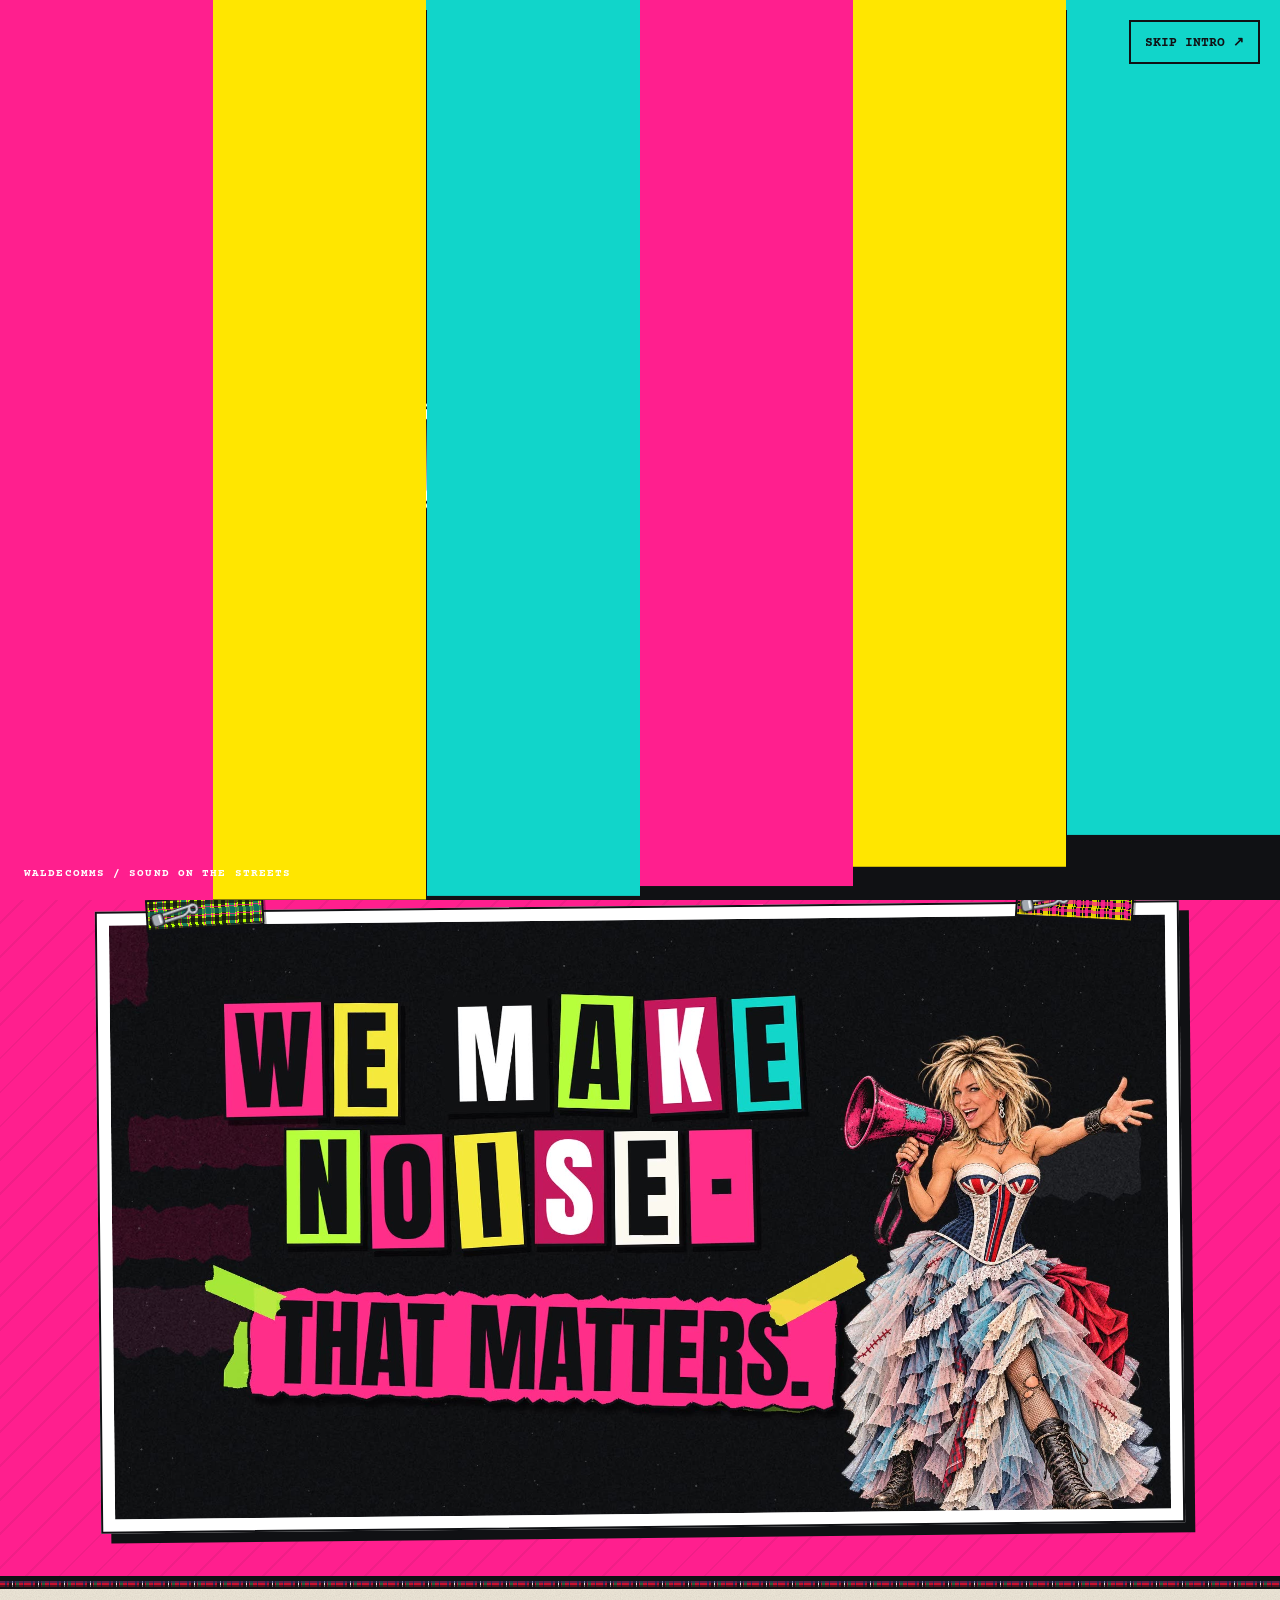
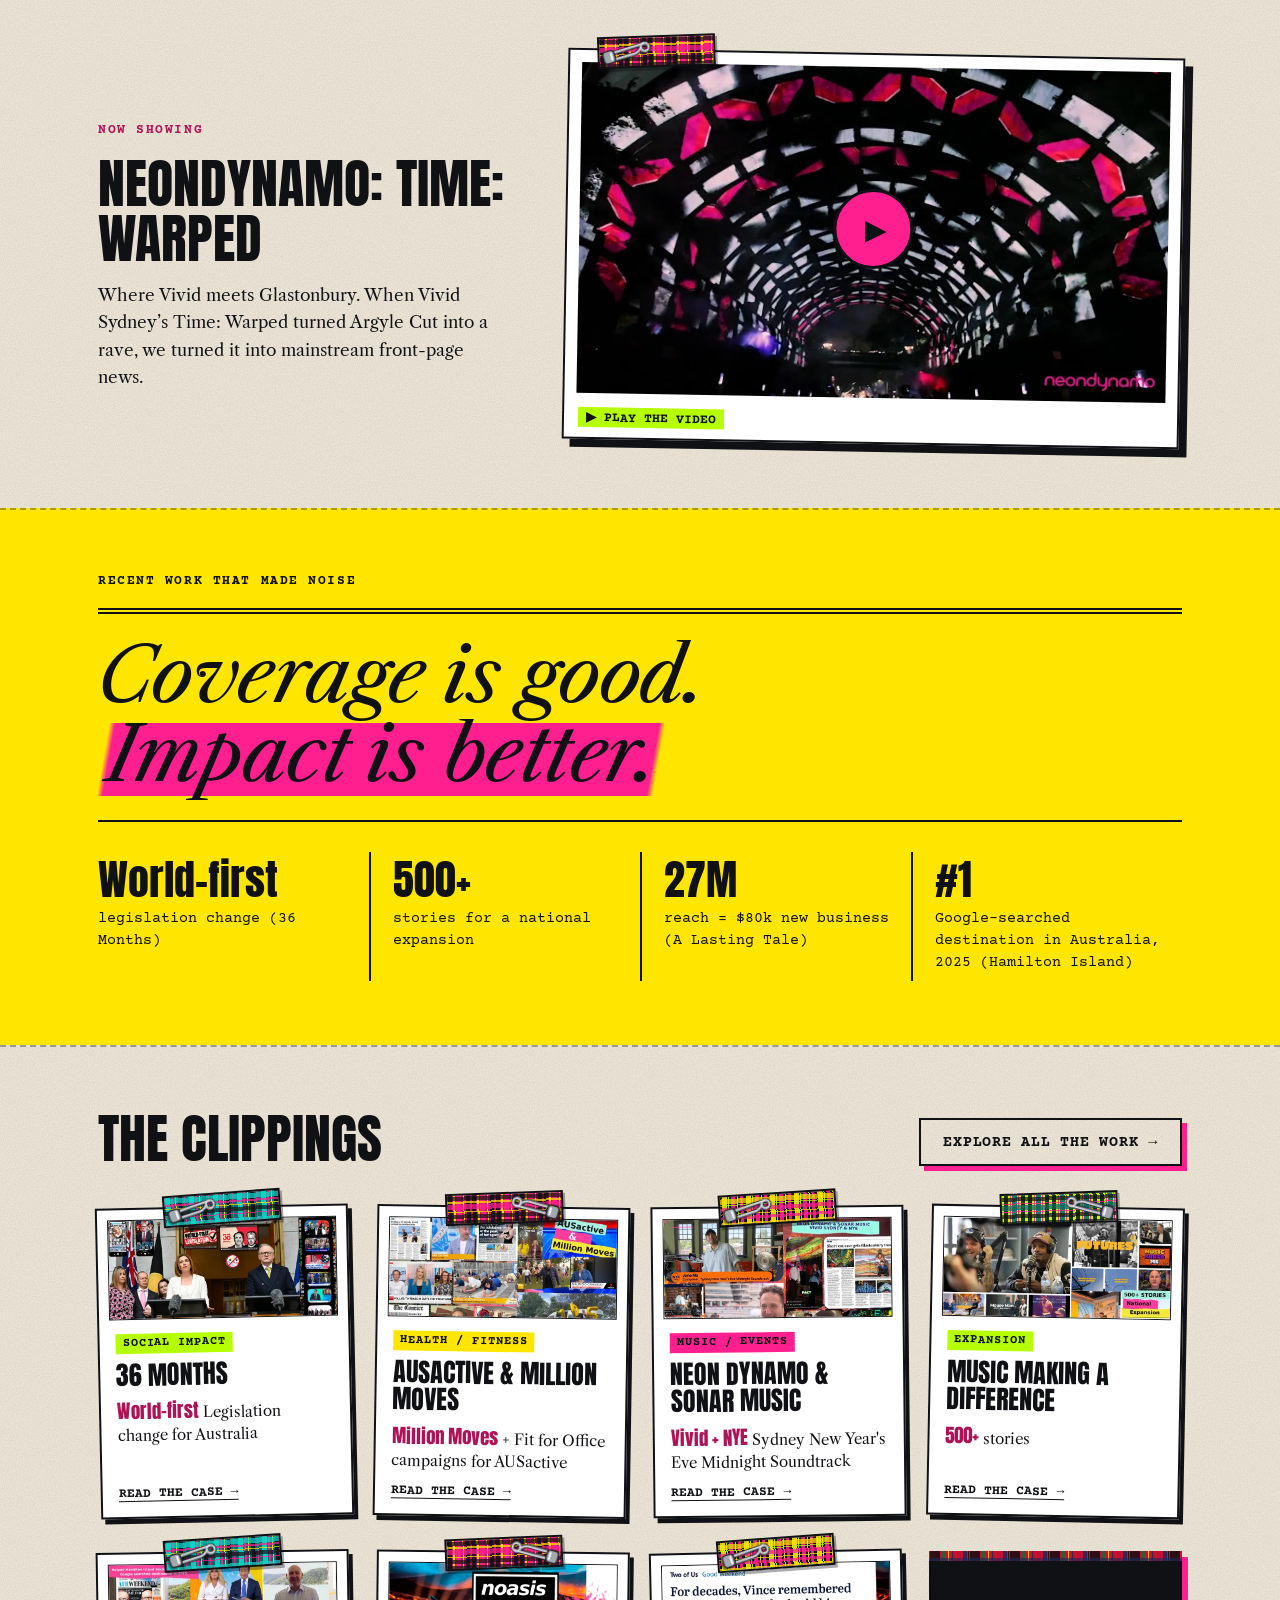
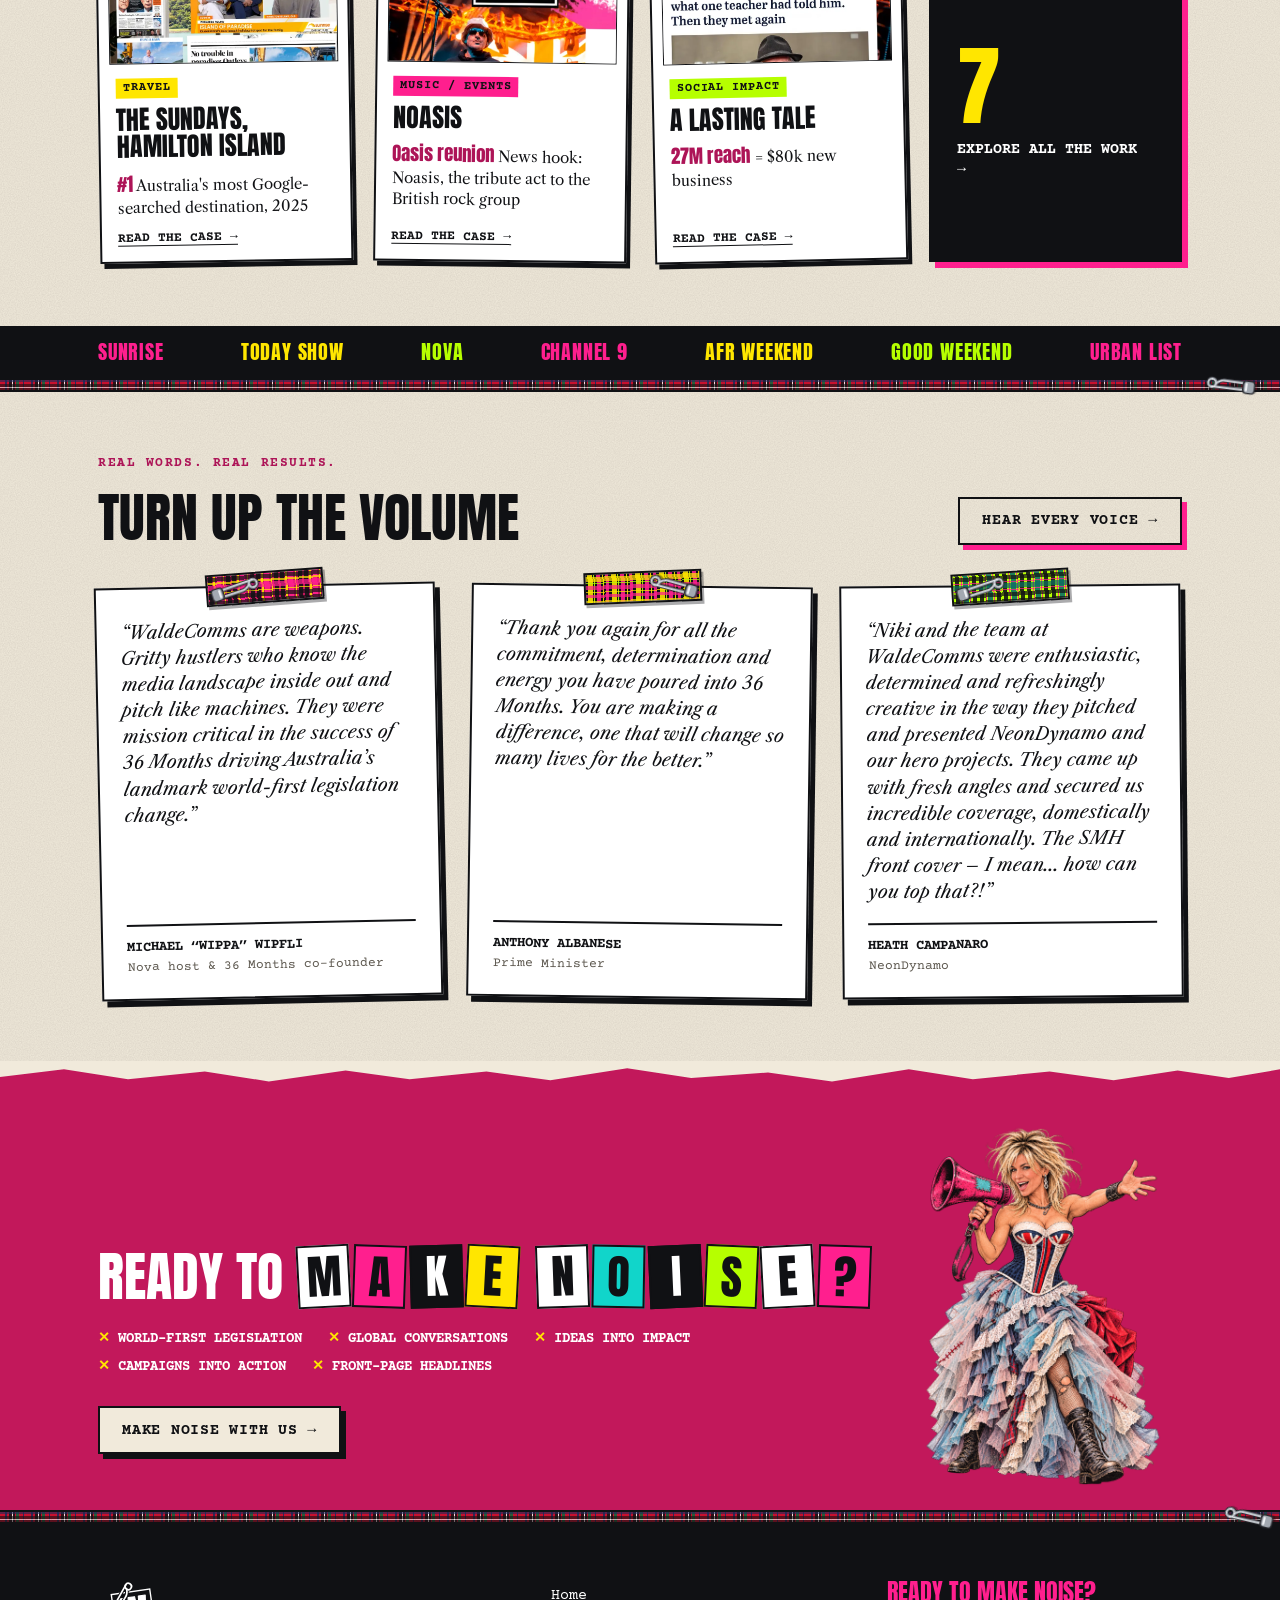
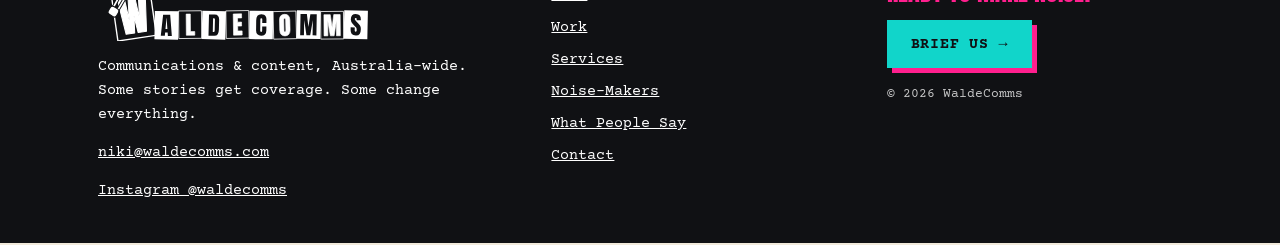
<file: index.html>
<!doctype html><html lang="en-AU"><head><meta charset="utf-8"><meta name="robots" content="noindex"><meta http-equiv="Cache-Control" content="no-cache, no-store, must-revalidate"><meta http-equiv="Pragma" content="no-cache"><meta http-equiv="Expires" content="0"><meta name="wc-ver" content="bb0a2c1914"><script>(function(){try{var v=document.querySelector('meta[name=wc-ver]').content,k='wcv-'+location.pathname;fetch(location.pathname+'?nc='+Date.now(),{cache:'no-store'}).then(function(r){return r.text()}).then(function(t){var m=t.match(/name="wc-ver" content="([0-9a-f]+)"/);if(m&&m[1]!==v&&sessionStorage.getItem(k)!==m[1]){sessionStorage.setItem(k,m[1]);var q=new URLSearchParams(location.search);q.set('v',m[1]);location.replace(location.pathname+'?'+q+location.hash)}})}catch(e){}})()</script><script>(function(u){if(/iP(hone|ad|od)/.test(u)||(/Safari[/]/.test(u)&&!/Chrome|Chromium|CriOS|FxiOS|Edg|Android/.test(u)))document.documentElement.classList.add("no-alpha")})(navigator.userAgent)</script><meta name="viewport" content="width=device-width,initial-scale=1">
<title>WaldeComms | PR that makes noise, Australia-wide</title><meta name="description" content="WaldeComms is an Australian PR agency that turns businesses into brands people can&#x27;t ignore."><meta name="theme-color" content="#101114">
<link rel="icon" type="image/svg+xml" href="./img/favicon.svg?v=c53e393b"><link rel="icon" type="image/png" sizes="32x32" href="./img/favicon-32.png?v=c53e393b"><link rel="icon" type="image/png" sizes="64x64" href="./img/favicon-64.png?v=c53e393b"><link rel="apple-touch-icon" href="./img/apple-touch-icon.png?v=c53e393b">
<link rel="preload" href="./fonts/anton.woff2" as="font" type="font/woff2" crossorigin><link rel="preload" href="./fonts/courier-prime-bold.woff2" as="font" type="font/woff2" crossorigin>
<link rel="stylesheet" href="./css/site.css?v=bb0a2c1914"><link rel="stylesheet" href="./css/intro.css?v=bb0a2c1914"><link rel="preload" href="./img/waldecomms-logo.svg?v=c53e393b" as="image">
<script>document.documentElement.classList.add('js')</script></head><body>
<a class="skiplink" href="#main">Skip to content</a><div id="intro" hidden aria-label="WaldeComms introduction">
 <div class="i-flash f1"></div><div class="i-flash f2"></div><div class="i-flash f3"></div>
 <div class="i-tartan" aria-hidden="true"></div>
 <div class="i-word make">MAKE</div><div class="i-word noise">NOISE</div>
 <img class="i-lockup" src="./img/waldecomms-logo.svg?v=c53e393b" alt="WaldeComms" width="1028" height="160">
 <p class="i-caption">MAKE NOISE. MAKE IMPACT.</p>
 <div class="i-wipe" aria-hidden="true"><i></i><i></i><i></i><i></i><i></i><i></i></div>
 <span class="i-meta">WALDECOMMS / SOUND ON THE STREETS</span>
 <button class="i-skip" type="button">Skip intro ↗</button>
</div>

<header class="hdr"><div class="wrap hdr__in"><a class="logo" href="./?intro=1&amp;v=bb0a2c1914" aria-label="WaldeComms home (replays the intro)"><img src="./img/waldecomms-lockup-color.svg?v=c53e393b" alt="WaldeComms" width="279" height="62"></a>
<nav class="nav" aria-label="Main"><a href="./work/?v=bb0a2c1914">Work</a><a href="./services/?v=bb0a2c1914">Services</a><a href="./noise-makers/?v=bb0a2c1914">Noise-Makers</a><a href="./what-people-say/?v=bb0a2c1914">What People Say</a><a href="./contact/?v=bb0a2c1914">Contact</a></nav><div class="hdr-cta"><a class="btn btn--sm" href="./contact/?v=bb0a2c1914" data-cta>Make noise</a>
<a class="mnav-open" href="#mmenu" role="button" aria-expanded="false" aria-controls="mmenu" aria-label="Menu"><span class="burger" aria-hidden="true"><i></i><i></i><i></i></span><span class="mnav-l">Menu</span></a></div></div><div class="tartan" aria-hidden="true"><span class="pin" aria-hidden="true" style="left:26px;--rot:84deg"></span></div></header>
<div class="mmenu" id="mmenu" role="dialog" aria-modal="true" aria-label="Site menu"><div class="mmenu__top"><img src="./img/waldecomms-lockup-white.svg?v=c53e393b" alt="" width="207" height="46"><a class="mmenu__close" href="#" role="button" aria-label="Close menu">Close ✕</a></div><nav aria-label="Mobile"><a href="./?v=bb0a2c1914">Home</a><a href="./work/?v=bb0a2c1914">Work</a><a href="./services/?v=bb0a2c1914">Services</a><a href="./noise-makers/?v=bb0a2c1914">Noise-Makers</a><a href="./what-people-say/?v=bb0a2c1914">What People Say</a><a href="./contact/?v=bb0a2c1914">Contact</a></nav><a class="btn btn--teal mmenu__cta" href="./contact/?v=bb0a2c1914">Make noise →</a></div>
<main id="main"><section class="hero hero--video"><div class="wrap hero__in"><div class="hero__t"><p class="kick"><span class="ransom"><span class="sr">PR</span><span class="ransom__v" aria-hidden="true"><span class="rw"><span class="rt rt--0" style="--r:-3deg">P</span><span class="rt rt--1" style="--r:2deg">R</span></span></span></span> <span>Australia</span></p><h1 class="h1"><span class="h1__a">We make noise.</span> <span class="h1__b">That matters.</span></h1><p class="sub sub--home">Some stories get coverage. <span class="hl hl--p">Some change everything.</span></p><div class="ctas"><a class="btn" href="./work/?v=bb0a2c1914" data-cta>See the work →</a></div><p class="pinnote"><span class="pin-ico" aria-hidden="true"></span>That’s Niki Waldegrave · Noise with impact</p></div><figure class="hero__me hero__me--vid"><video class="hero__vid" autoplay muted loop playsinline preload="auto" poster="./img/niki-instigator.png?v=bb0a2c1914" width="720" height="1226" aria-label="Illustration of Niki Waldegrave, megaphone on her shoulder, hand on hip" data-pose="instigator"><source src="./video/niki-hero-loop-alpha.webm?v=bb0a2c1914" type="video/webm; codecs=vp9"></video><img class="hero__still" src="./img/niki-instigator.png?v=bb0a2c1914" alt="Illustration of Niki Waldegrave, megaphone on her shoulder, hand on hip" width="1024" height="1536" data-pose="instigator"></figure></div></section>
<section class="band" aria-label="WaldeComms in numbers"><div class="wrap band__in"><p><b>2.3B</b><span>media impressions for one campaign alone</span></p><p><b>14+</b><span>international awards</span></p></div></section>
<div class="tt" aria-hidden="true"><span class="pin" aria-hidden="true" style="left:26px;--rot:72deg"></span></div>
<section class="reelsec" data-reel aria-labelledby="reel-h"><div class="wrap"><div class="reelsec__hd"><div><p class="kick kick--ink"> <span>Showreel</span></p><h2 id="reel-h">Watch the <span class="ransom"><span class="sr">REEL</span><span class="ransom__v" aria-hidden="true"><span class="rw"><span class="rt rt--0" style="--r:-3deg">R</span><span class="rt rt--1" style="--r:2deg">E</span><span class="rt rt--2" style="--r:-1.5deg">E</span><span class="rt rt--3" style="--r:3deg">L</span></span></span></span></h2></div><button class="btn reelsec__snd" type="button" data-reel-sound aria-label="Play the showreel with sound from the start">▶ Sound on</button></div>
<div class="reelsec__f"><span class="tape tape--l tape--g" aria-hidden="true"></span><span class="tape tape--r tape--y" aria-hidden="true"></span><video class="reelsec__v" muted loop playsinline preload="none" poster="./img/reel-poster.jpg?v=bb0a2c1914" data-src-sm="./video/reel-720.mp4?v=bb0a2c1914" data-src-lg="./video/reel-1080.mp4?v=bb0a2c1914" width="1920" height="1080" aria-label="WaldeComms showreel"></video><noscript><video controls preload="none" poster="./img/reel-poster.jpg?v=bb0a2c1914" src="./video/reel-720.mp4?v=bb0a2c1914" width="1920" height="1080"></video></noscript></div></div></section>
<div class="tt tt--thin" aria-hidden="true"></div>
<section class="sec" data-now-showing aria-labelledby="ns-h"><div class="wrap reel"><div><p class="kick kick--ink"> <span>Now showing</span></p><h2 id="ns-h">NeonDynamo: Time: Warped</h2><p>Where Vivid meets Glastonbury. When Vivid Sydney’s Time: Warped turned Argyle Cut into a rave, we turned it into mainstream front-page news.</p></div>
<button class="reel__f" type="button" data-yt="TSCt61_0Z-E" aria-label="Play the NeonDynamo Time: Warped video"><span class="tape tape--l tape--p" aria-hidden="true"></span><img src="./img/neon-poster.webp?v=bb0a2c1914" alt="NeonDynamo Time: Warped video still" width="1280" height="720" loading="lazy"><span class="reel__play" aria-hidden="true">▶</span><span class="reel__cap">▶ Play the video</span></button></div></section>
<section class="sec sec--yellow" aria-labelledby="ci-h"><div class="wrap"><p class="kick kick--ink"> <span>Recent work that made noise</span></p><h2 id="ci-h" class="sr">Coverage is good. Impact is better.</h2><p class="headline" aria-hidden="true">Coverage is good.<br><em class="hl hl--p">Impact is better.</em></p>
<div class="cols"><div><b>World-first</b><span>legislation change (36 Months)</span></div><div><b>500+</b><span>stories for a national expansion</span></div><div><b>27M</b><span>reach = $80k new business (A Lasting Tale)</span></div><div><b>#1</b><span>Google-searched destination in Australia, 2025 (Hamilton Island)</span></div></div></div></section>
<section class="sec" data-fit-exempt="all" data-fit-reason="six-card grid"><div class="wrap"><div class="sec__hd"><h2>The clippings</h2><a class="btn btn--ghost" href="./work/?v=bb0a2c1914">Explore all the work →</a></div>
<div class="grid grid--4"><a class="card" href="./work/36-months/?v=bb0a2c1914" style="--r:-1.2deg"><span class="tape" aria-hidden="true"></span><img src="./img/deck-36-months-sm.webp?v=bb0a2c1914" alt="36 Months coverage collage" loading="lazy" width="733" height="413"><span class="card__tag">Social impact</span><span class="card__t">36 Months</span><span class="card__s"><b>World-first</b> Legislation change for Australia</span><span class="card__go">Read the case →</span></a><a class="card" href="./work/million-moves-ausactive/?v=bb0a2c1914" style="--r:0.9deg"><span class="tape tape--p" aria-hidden="true"></span><img src="./img/deck-million-moves-sm.webp?v=bb0a2c1914" alt="AUSactive &amp; Million Moves coverage collage" loading="lazy" width="733" height="413"><span class="card__tag">Health / Fitness</span><span class="card__t">AUSactive &amp; Million Moves</span><span class="card__s"><b>Million Moves</b> + Fit for Office campaigns for AUSactive</span><span class="card__go">Read the case →</span></a><a class="card" href="./work/neon-dynamo-sonar-music/?v=bb0a2c1914" style="--r:-0.6deg"><span class="tape tape--y" aria-hidden="true"></span><img src="./img/deck-neon-dynamo-sm.webp?v=bb0a2c1914" alt="Neon Dynamo &amp; Sonar Music coverage collage" loading="lazy" width="733" height="413"><span class="card__tag">Music / Events</span><span class="card__t">Neon Dynamo &amp; Sonar Music</span><span class="card__s"><b>Vivid + NYE</b> Sydney New Year&#x27;s Eve Midnight Soundtrack</span><span class="card__go">Read the case →</span></a><a class="card" href="./work/national-expansion/?v=bb0a2c1914" style="--r:1.1deg"><span class="tape tape--g" aria-hidden="true"></span><img src="./img/deck-national-expansion-sm.webp?v=bb0a2c1914" alt="Music Making a Difference coverage collage" loading="lazy" width="733" height="413"><span class="card__tag">Expansion</span><span class="card__t">Music Making a Difference</span><span class="card__s"><b>500+</b> stories</span><span class="card__go">Read the case →</span></a><a class="card" href="./work/hamilton-island/?v=bb0a2c1914" style="--r:-0.9deg"><span class="tape" aria-hidden="true"></span><img src="./img/deck-hamilton-island-sm.webp?v=bb0a2c1914" alt="The Sundays, Hamilton Island coverage collage" loading="lazy" width="733" height="413"><span class="card__tag">Travel</span><span class="card__t">The Sundays, Hamilton Island</span><span class="card__s"><b>#1</b> Australia&#x27;s most Google-searched destination, 2025</span><span class="card__go">Read the case →</span></a><a class="card" href="./work/noasis/?v=bb0a2c1914" style="--r:0.7deg"><span class="tape tape--p" aria-hidden="true"></span><img src="./img/deck-noasis.webp?v=bb0a2c1914" alt="Noasis coverage collage" loading="lazy" width="733" height="413"><span class="card__tag">Music / Events</span><span class="card__t">Noasis</span><span class="card__s"><b>Oasis reunion</b> News hook: Noasis, the tribute act to the British rock group</span><span class="card__go">Read the case →</span></a><a class="card" href="./work/a-lasting-tale/?v=bb0a2c1914" style="--r:-1.2deg"><span class="tape tape--y" aria-hidden="true"></span><img src="./img/deck-lasting-tale.webp?v=bb0a2c1914" alt="A Lasting Tale coverage collage" loading="lazy" width="733" height="413"><span class="card__tag">Social impact</span><span class="card__t">A Lasting Tale</span><span class="card__s"><b>27M reach</b> = $80k new business</span><span class="card__go">Read the case →</span></a><a class="card card--more" href="./work/?v=bb0a2c1914"><span class="card--more__n">7</span><span class="card--more__t">Explore all the work →</span></a></div></div></section>
<div class="mast" aria-label="Where our stories land"><div class="wrap mast__in"><span>Sunrise</span><span>Today Show</span><span>Nova</span><span>Channel 9</span><span>AFR Weekend</span><span>Good Weekend</span><span>Urban List</span></div></div>
<div class="tt" aria-hidden="true"><span class="pin pin--d" aria-hidden="true" style="right:40px;--rot:-82deg"></span></div>
<section class="sec qclips" data-fit-exempt="m" data-fit-reason="three stacked quote cards on mobile" aria-labelledby="qc-h"><div class="wrap"><div class="sec__hd"><div><p class="kick kick--ink"> <span>Real words. Real results.</span></p><h2 id="qc-h">Turn up the volume</h2></div><a class="btn btn--ghost" href="./what-people-say/?v=bb0a2c1914">Hear every voice →</a></div><div class="qclips__g"><figure class="qclip" style="--r:-1.2deg"><span class="tape tape--p" aria-hidden="true"></span><blockquote>“WaldeComms are weapons. Gritty hustlers who know the media landscape inside out and pitch like machines. They were mission critical in the success of 36 Months driving Australia’s landmark world-first legislation change.”</blockquote><figcaption>Michael “Wippa” Wipfli<span>Nova host &amp; 36 Months co-founder</span></figcaption></figure><figure class="qclip" style="--r:0.8deg"><span class="tape tape--tt" aria-hidden="true"></span><blockquote>“Thank you again for all the commitment, determination and energy you have poured into 36 Months. You are making a difference, one that will change so many lives for the better.”</blockquote><figcaption>Anthony Albanese<span>Prime Minister</span></figcaption></figure><figure class="qclip" style="--r:-0.5deg"><span class="tape tape--g" aria-hidden="true"></span><blockquote>“Niki and the team at WaldeComms were enthusiastic, determined and refreshingly creative in the way they pitched and presented NeonDynamo and our hero projects. They came up with fresh angles and secured us incredible coverage, domestically and internationally. The SMH front cover – I mean... how can you top that?!”</blockquote><figcaption>Heath Campanaro<span>NeonDynamo</span></figcaption></figure></div></div></section>
<section class="cta cta-band" aria-labelledby="cta-h"><div class="torn" aria-hidden="true"></div><div class="wrap cta__in"><div><h2 id="cta-h"><span>Ready to</span> <span class="ransom"><span class="sr">MAKE NOISE?</span><span class="ransom__v" aria-hidden="true"><span class="rw"><span class="rt rt--0" style="--r:-3deg">M</span><span class="rt rt--1" style="--r:2deg">A</span><span class="rt rt--2" style="--r:-1.5deg">K</span><span class="rt rt--3" style="--r:3deg">E</span></span><span class="rw"><span class="rt rt--0" style="--r:-2deg">N</span><span class="rt rt--4" style="--r:1deg">O</span><span class="rt rt--2" style="--r:-2.5deg">I</span><span class="rt rt--5" style="--r:2.5deg">S</span><span class="rt rt--0" style="--r:-3deg">E</span><span class="rt rt--1" style="--r:2deg">?</span></span></span></span></h2><ul class="ticks"><li>World-first legislation</li><li>Global conversations</li><li>Ideas into impact</li><li>Campaigns into action</li><li>Front-page headlines</li></ul><a class="btn btn--paper" href="./contact/?v=bb0a2c1914">Make noise with us →</a></div><img class="cta__me" src="./img/niki-rally.png?v=bb0a2c1914" alt="Illustration of Niki Waldegrave calling through her megaphone" width="1024" height="1536" loading="lazy" data-pose="rally"></div></section></main>
<div class="tt" aria-hidden="true"><span class="pin pin--d" aria-hidden="true" style="right:22px;--rot:-76deg"></span></div><footer class="ftr"><div class="wrap ftr__in"><div><img class="ftr__lock" src="./img/waldecomms-lockup-white.svg?v=c53e393b" alt="WaldeComms" width="272" height="60"><p>Communications &amp; content, Australia-wide.<br>Some stories get coverage. Some change everything.</p><p><a class="" href="mailto:niki@waldecomms.com?subject=Ready%20to%20make%20noise">niki@waldecomms.com</a></p><p><a href="https://instagram.com/waldecomms" rel="noopener" target="_blank">Instagram @waldecomms</a></p></div>
<nav aria-label="Footer"><a href="./?v=bb0a2c1914">Home</a><a href="./work/?v=bb0a2c1914">Work</a><a href="./services/?v=bb0a2c1914">Services</a><a href="./noise-makers/?v=bb0a2c1914">Noise-Makers</a><a href="./what-people-say/?v=bb0a2c1914">What People Say</a><a href="./contact/?v=bb0a2c1914">Contact</a></nav>
<div><p class="ftr__h">Ready to make noise?</p><a class="btn btn--teal" href="./contact/?v=bb0a2c1914">Brief us →</a><p><small>© 2026 WaldeComms</small></p></div></div></footer>
<div class="lb" role="dialog" aria-modal="true" aria-label="Viewer"><button class="btn btn--teal btn--sm" type="button">Close ✕</button></div>
<script src="./js/hubspot-attribution.js?v=bb0a2c1914"></script><script async defer id="hs-script-loader" src="https://js-ap1.hs-scripts.com/443929027.js"></script><script src="./js/intro.js?v=bb0a2c1914"></script><script src="./js/site.js?v=bb0a2c1914" defer></script></body></html>
</file>
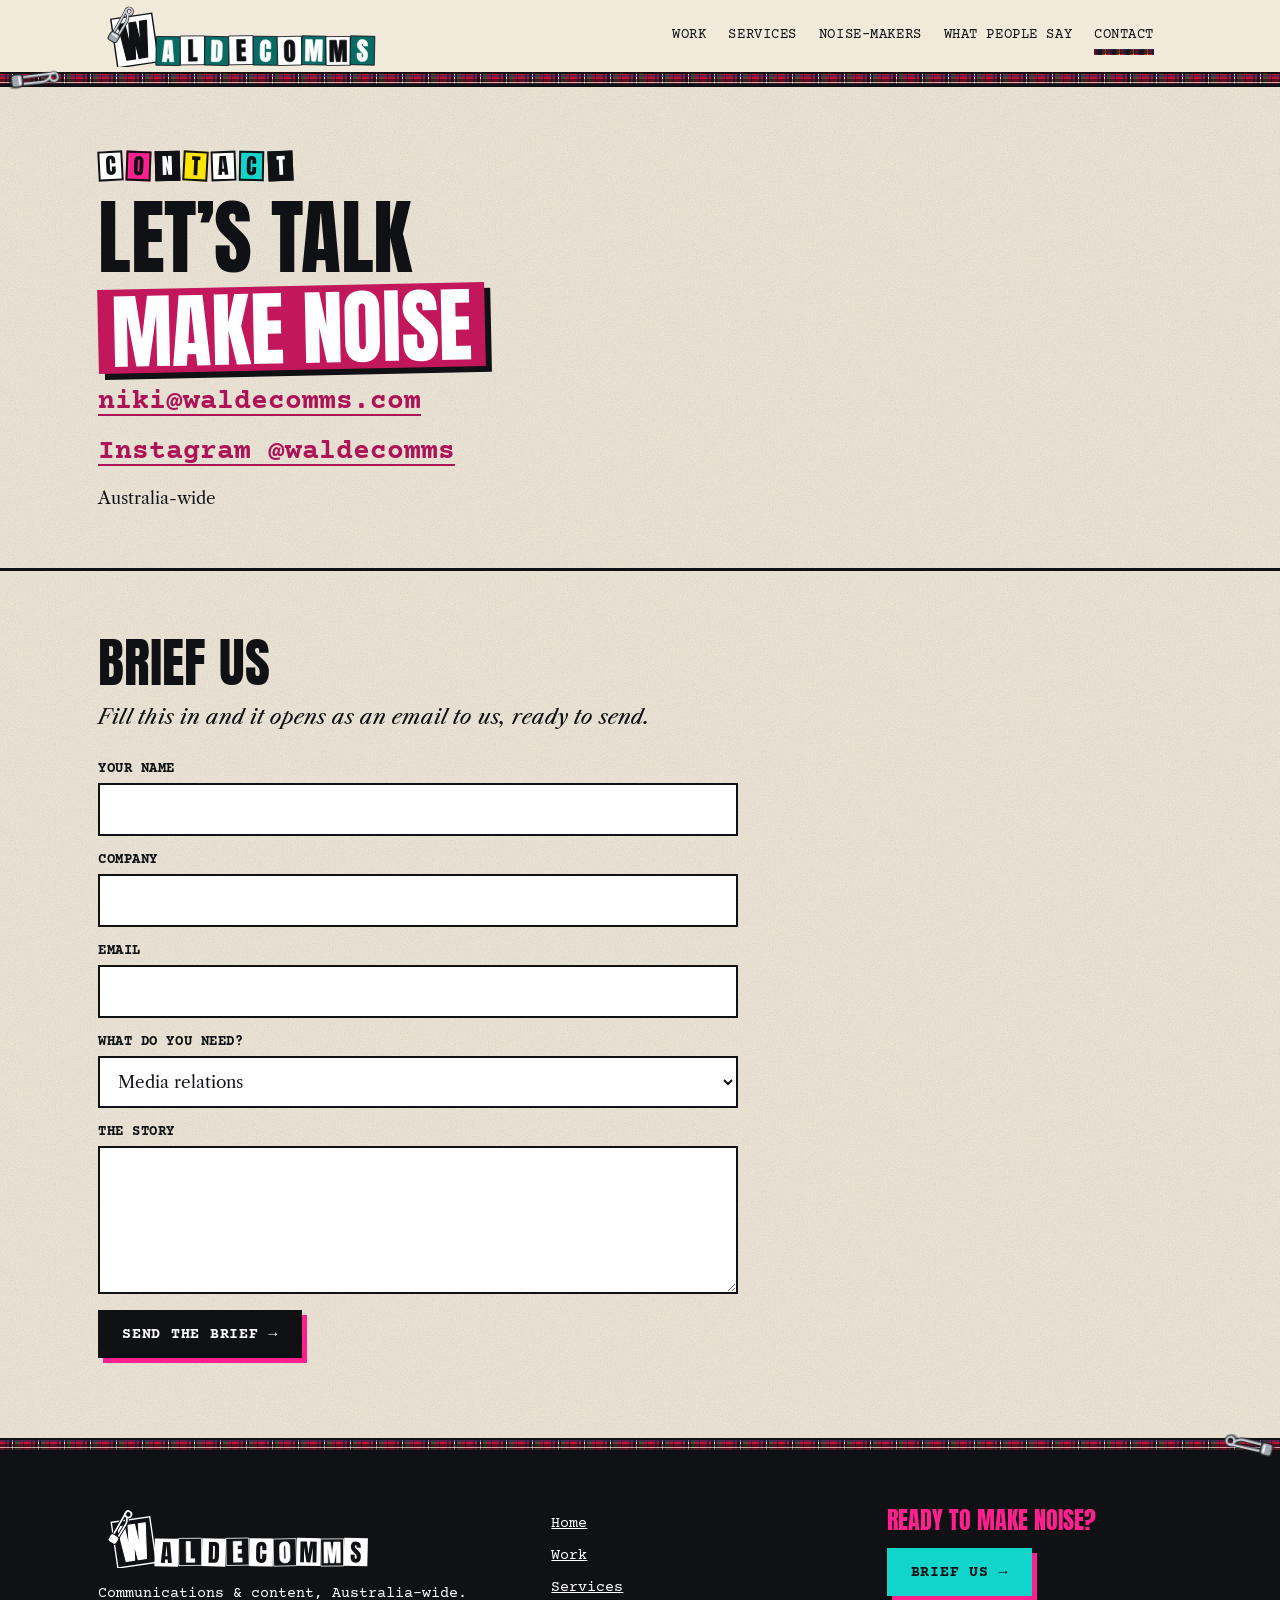
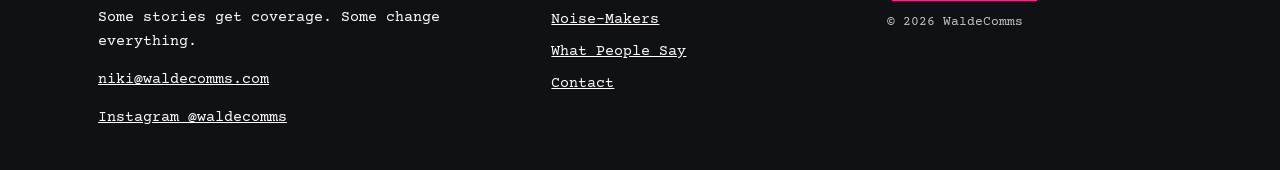
<file: contact/index.html>
<!doctype html><html lang="en-AU"><head><meta charset="utf-8"><meta name="robots" content="noindex"><meta http-equiv="Cache-Control" content="no-cache, no-store, must-revalidate"><meta http-equiv="Pragma" content="no-cache"><meta http-equiv="Expires" content="0"><meta name="wc-ver" content="bb0a2c1914"><script>(function(){try{var v=document.querySelector('meta[name=wc-ver]').content,k='wcv-'+location.pathname;fetch(location.pathname+'?nc='+Date.now(),{cache:'no-store'}).then(function(r){return r.text()}).then(function(t){var m=t.match(/name="wc-ver" content="([0-9a-f]+)"/);if(m&&m[1]!==v&&sessionStorage.getItem(k)!==m[1]){sessionStorage.setItem(k,m[1]);var q=new URLSearchParams(location.search);q.set('v',m[1]);location.replace(location.pathname+'?'+q+location.hash)}})}catch(e){}})()</script><script>(function(u){if(/iP(hone|ad|od)/.test(u)||(/Safari[/]/.test(u)&&!/Chrome|Chromium|CriOS|FxiOS|Edg|Android/.test(u)))document.documentElement.classList.add("no-alpha")})(navigator.userAgent)</script><meta name="viewport" content="width=device-width,initial-scale=1">
<title>Contact | WaldeComms</title><meta name="description" content="Ready to make noise? Brief WaldeComms."><meta name="theme-color" content="#101114">
<link rel="icon" type="image/svg+xml" href="../img/favicon.svg?v=c53e393b"><link rel="icon" type="image/png" sizes="32x32" href="../img/favicon-32.png?v=c53e393b"><link rel="icon" type="image/png" sizes="64x64" href="../img/favicon-64.png?v=c53e393b"><link rel="apple-touch-icon" href="../img/apple-touch-icon.png?v=c53e393b">
<link rel="preload" href="../fonts/anton.woff2" as="font" type="font/woff2" crossorigin><link rel="preload" href="../fonts/courier-prime-bold.woff2" as="font" type="font/woff2" crossorigin>
<link rel="stylesheet" href="../css/site.css?v=bb0a2c1914">
<script>document.documentElement.classList.add('js')</script></head><body>
<a class="skiplink" href="#main">Skip to content</a>
<header class="hdr"><div class="wrap hdr__in"><a class="logo" href="../?intro=1&amp;v=bb0a2c1914" aria-label="WaldeComms home (replays the intro)"><img src="../img/waldecomms-lockup-color.svg?v=c53e393b" alt="WaldeComms" width="279" height="62"></a>
<nav class="nav" aria-label="Main"><a href="../work/?v=bb0a2c1914">Work</a><a href="../services/?v=bb0a2c1914">Services</a><a href="../noise-makers/?v=bb0a2c1914">Noise-Makers</a><a href="../what-people-say/?v=bb0a2c1914">What People Say</a><a href="../contact/?v=bb0a2c1914" aria-current=page>Contact</a></nav><div class="hdr-cta">
<a class="mnav-open" href="#mmenu" role="button" aria-expanded="false" aria-controls="mmenu" aria-label="Menu"><span class="burger" aria-hidden="true"><i></i><i></i><i></i></span><span class="mnav-l">Menu</span></a></div></div><div class="tartan" aria-hidden="true"><span class="pin" aria-hidden="true" style="left:26px;--rot:84deg"></span></div></header>
<div class="mmenu" id="mmenu" role="dialog" aria-modal="true" aria-label="Site menu"><div class="mmenu__top"><img src="../img/waldecomms-lockup-white.svg?v=c53e393b" alt="" width="207" height="46"><a class="mmenu__close" href="#" role="button" aria-label="Close menu">Close ✕</a></div><nav aria-label="Mobile"><a href="../?v=bb0a2c1914">Home</a><a href="../work/?v=bb0a2c1914">Work</a><a href="../services/?v=bb0a2c1914">Services</a><a href="../noise-makers/?v=bb0a2c1914">Noise-Makers</a><a href="../what-people-say/?v=bb0a2c1914">What People Say</a><a href="../contact/?v=bb0a2c1914" aria-current="page">Contact</a></nav><a class="btn btn--teal mmenu__cta" href="../contact/?v=bb0a2c1914">Make noise →</a></div>
<main id="main"><section class="hero hero--plain"><div class="wrap hero__in"><div class="hero__t"><p class="kick"><span class="ransom"><span class="sr">CONTACT</span><span class="ransom__v" aria-hidden="true"><span class="rw"><span class="rt rt--0" style="--r:-3deg">C</span><span class="rt rt--1" style="--r:2deg">O</span><span class="rt rt--2" style="--r:-1.5deg">N</span><span class="rt rt--3" style="--r:3deg">T</span><span class="rt rt--0" style="--r:-2deg">A</span><span class="rt rt--4" style="--r:1deg">C</span><span class="rt rt--2" style="--r:-2.5deg">T</span></span></span></span></p><h1 class="h1"><span class="h1__a">Let’s talk</span> <span class="h1__b">Make noise</span></h1><p style="margin-top:14px"><a class="big-link" href="mailto:niki@waldecomms.com?subject=Ready%20to%20make%20noise">niki@waldecomms.com</a></p><p style="margin-top:14px"><a class="big-link" href="https://instagram.com/waldecomms" rel="noopener" target="_blank">Instagram @waldecomms</a></p><p style="margin-top:14px">Australia-wide</p></div></div></section>
<section class="sec" data-fit-exempt="all" data-fit-reason="contact form"><div class="wrap"><h2>Brief us</h2><p class="lead" style="margin:12px 0 28px">Fill this in and it opens as an email to us, ready to send.</p>
<form class="form" data-mailto="niki@waldecomms.com" name="brief"><label>Your name<input name="name" required autocomplete="name"></label><label>Company<input name="company" autocomplete="organization"></label><label>Email<input name="email" type="email" required autocomplete="email"></label>
<label>What do you need?<select name="need"><option>Media relations</option><option>Content</option><option>AI strategy</option><option>Events</option><option>Not sure yet</option></select></label><label>The story<textarea name="story" rows="5" required></textarea></label><button class="btn" type="submit">Send the brief →</button><p class="msg" aria-live="polite"></p></form></div></section></main>
<div class="tt" aria-hidden="true"><span class="pin pin--d" aria-hidden="true" style="right:22px;--rot:-76deg"></span></div><footer class="ftr"><div class="wrap ftr__in"><div><img class="ftr__lock" src="../img/waldecomms-lockup-white.svg?v=c53e393b" alt="WaldeComms" width="272" height="60"><p>Communications &amp; content, Australia-wide.<br>Some stories get coverage. Some change everything.</p><p><a class="" href="mailto:niki@waldecomms.com?subject=Ready%20to%20make%20noise">niki@waldecomms.com</a></p><p><a href="https://instagram.com/waldecomms" rel="noopener" target="_blank">Instagram @waldecomms</a></p></div>
<nav aria-label="Footer"><a href="../?v=bb0a2c1914">Home</a><a href="../work/?v=bb0a2c1914">Work</a><a href="../services/?v=bb0a2c1914">Services</a><a href="../noise-makers/?v=bb0a2c1914">Noise-Makers</a><a href="../what-people-say/?v=bb0a2c1914">What People Say</a><a href="../contact/?v=bb0a2c1914">Contact</a></nav>
<div><p class="ftr__h">Ready to make noise?</p><a class="btn btn--teal" href="../contact/?v=bb0a2c1914">Brief us →</a><p><small>© 2026 WaldeComms</small></p></div></div></footer>
<div class="lb" role="dialog" aria-modal="true" aria-label="Viewer"><button class="btn btn--teal btn--sm" type="button">Close ✕</button></div>
<script src="../js/hubspot-attribution.js?v=bb0a2c1914"></script><script async defer id="hs-script-loader" src="https://js-ap1.hs-scripts.com/443929027.js"></script><script src="../js/site.js?v=bb0a2c1914" defer></script></body></html>
</file>
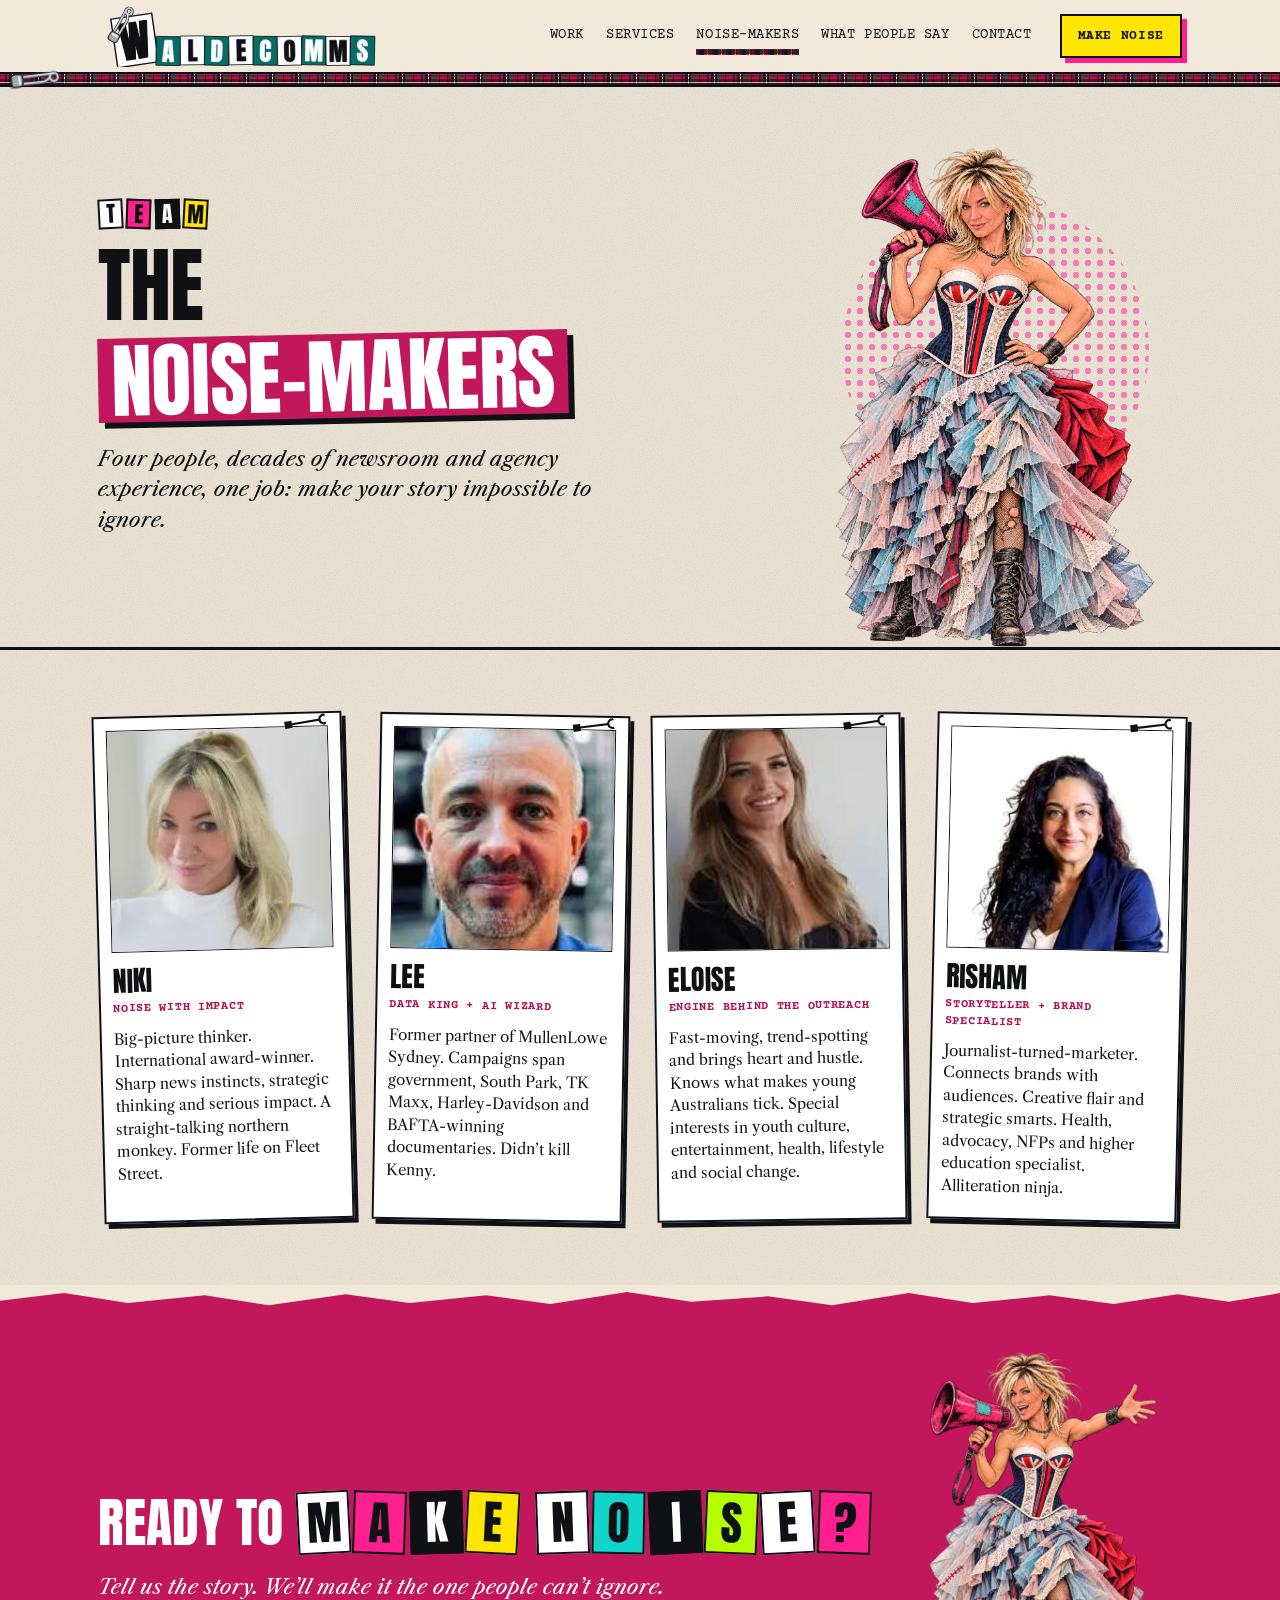
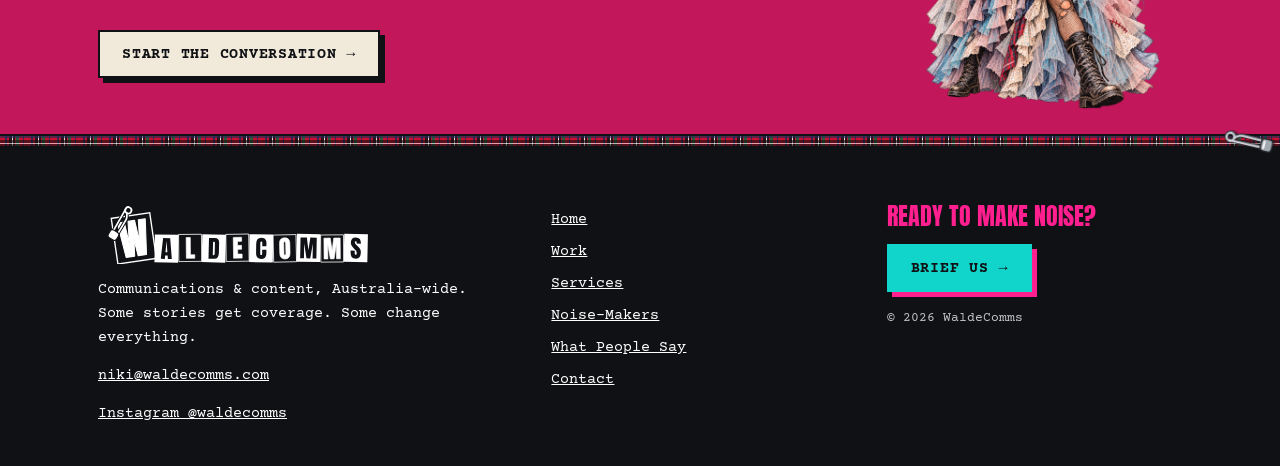
<file: noise-makers/index.html>
<!doctype html><html lang="en-AU"><head><meta charset="utf-8"><meta name="robots" content="noindex"><meta http-equiv="Cache-Control" content="no-cache, no-store, must-revalidate"><meta http-equiv="Pragma" content="no-cache"><meta http-equiv="Expires" content="0"><meta name="wc-ver" content="bb0a2c1914"><script>(function(){try{var v=document.querySelector('meta[name=wc-ver]').content,k='wcv-'+location.pathname;fetch(location.pathname+'?nc='+Date.now(),{cache:'no-store'}).then(function(r){return r.text()}).then(function(t){var m=t.match(/name="wc-ver" content="([0-9a-f]+)"/);if(m&&m[1]!==v&&sessionStorage.getItem(k)!==m[1]){sessionStorage.setItem(k,m[1]);var q=new URLSearchParams(location.search);q.set('v',m[1]);location.replace(location.pathname+'?'+q+location.hash)}})}catch(e){}})()</script><script>(function(u){if(/iP(hone|ad|od)/.test(u)||(/Safari[/]/.test(u)&&!/Chrome|Chromium|CriOS|FxiOS|Edg|Android/.test(u)))document.documentElement.classList.add("no-alpha")})(navigator.userAgent)</script><meta name="viewport" content="width=device-width,initial-scale=1">
<title>Noise-Makers | WaldeComms</title><meta name="description" content="Meet the WaldeComms team: Niki Waldegrave, Lee Robson, Eloise Brain and Risham Zaigham."><meta name="theme-color" content="#101114">
<link rel="icon" type="image/svg+xml" href="../img/favicon.svg?v=c53e393b"><link rel="icon" type="image/png" sizes="32x32" href="../img/favicon-32.png?v=c53e393b"><link rel="icon" type="image/png" sizes="64x64" href="../img/favicon-64.png?v=c53e393b"><link rel="apple-touch-icon" href="../img/apple-touch-icon.png?v=c53e393b">
<link rel="preload" href="../fonts/anton.woff2" as="font" type="font/woff2" crossorigin><link rel="preload" href="../fonts/courier-prime-bold.woff2" as="font" type="font/woff2" crossorigin>
<link rel="stylesheet" href="../css/site.css?v=bb0a2c1914">
<script>document.documentElement.classList.add('js')</script></head><body>
<a class="skiplink" href="#main">Skip to content</a>
<header class="hdr"><div class="wrap hdr__in"><a class="logo" href="../?intro=1&amp;v=bb0a2c1914" aria-label="WaldeComms home (replays the intro)"><img src="../img/waldecomms-lockup-color.svg?v=c53e393b" alt="WaldeComms" width="279" height="62"></a>
<nav class="nav" aria-label="Main"><a href="../work/?v=bb0a2c1914">Work</a><a href="../services/?v=bb0a2c1914">Services</a><a href="../noise-makers/?v=bb0a2c1914" aria-current=page>Noise-Makers</a><a href="../what-people-say/?v=bb0a2c1914">What People Say</a><a href="../contact/?v=bb0a2c1914">Contact</a></nav><div class="hdr-cta"><a class="btn btn--sm" href="../contact/?v=bb0a2c1914" data-cta>Make noise</a>
<a class="mnav-open" href="#mmenu" role="button" aria-expanded="false" aria-controls="mmenu" aria-label="Menu"><span class="burger" aria-hidden="true"><i></i><i></i><i></i></span><span class="mnav-l">Menu</span></a></div></div><div class="tartan" aria-hidden="true"><span class="pin" aria-hidden="true" style="left:26px;--rot:84deg"></span></div></header>
<div class="mmenu" id="mmenu" role="dialog" aria-modal="true" aria-label="Site menu"><div class="mmenu__top"><img src="../img/waldecomms-lockup-white.svg?v=c53e393b" alt="" width="207" height="46"><a class="mmenu__close" href="#" role="button" aria-label="Close menu">Close ✕</a></div><nav aria-label="Mobile"><a href="../?v=bb0a2c1914">Home</a><a href="../work/?v=bb0a2c1914">Work</a><a href="../services/?v=bb0a2c1914">Services</a><a href="../noise-makers/?v=bb0a2c1914" aria-current="page">Noise-Makers</a><a href="../what-people-say/?v=bb0a2c1914">What People Say</a><a href="../contact/?v=bb0a2c1914">Contact</a></nav><a class="btn btn--teal mmenu__cta" href="../contact/?v=bb0a2c1914">Make noise →</a></div>
<main id="main"><section class="hero"><div class="wrap hero__in"><div class="hero__t"><p class="kick"><span class="ransom"><span class="sr">TEAM</span><span class="ransom__v" aria-hidden="true"><span class="rw"><span class="rt rt--0" style="--r:-3deg">T</span><span class="rt rt--1" style="--r:2deg">E</span><span class="rt rt--2" style="--r:-1.5deg">A</span><span class="rt rt--3" style="--r:3deg">M</span></span></span></span></p><h1 class="h1"><span class="h1__a">The</span> <span class="h1__b">Noise-Makers</span></h1><p class="sub">Four people, decades of newsroom and agency experience, one job: make your story impossible to ignore.</p></div><figure class="hero__me"><div class="halo" aria-hidden="true"></div><img src="../img/niki-instigator.png?v=bb0a2c1914" alt="Illustration of Niki Waldegrave, megaphone on her shoulder, hand on hip" width="1024" height="1536" data-pose="instigator" fetchpriority="high"></figure></div></section>
<section class="sec" data-fit-exempt="m" data-fit-reason="team cards stack on mobile"><div class="wrap team"><article class="tm" style="--r:-1.5deg"><span class="pin-ico" aria-hidden="true"></span><img src="../img/team-niki.webp?v=bb0a2c1914" alt="Photo of Niki Waldegrave" loading="lazy" width="222" height="234"><h3>NIKI</h3><p class="tm__t">NOISE WITH IMPACT</p><p class="tm__bio">Big-picture thinker. International award-winner. Sharp news instincts, strategic thinking and serious impact. A straight-talking northern monkey. Former life on Fleet Street.</p></article><article class="tm" style="--r:1deg"><span class="pin-ico" aria-hidden="true"></span><img src="../img/team-lee.webp?v=bb0a2c1914" alt="Photo of Lee Robson" loading="lazy" width="222" height="234"><h3>LEE</h3><p class="tm__t">DATA KING + AI WIZARD</p><p class="tm__bio">Former partner of MullenLowe Sydney. Campaigns span government, South Park, TK Maxx, Harley-Davidson and BAFTA-winning documentaries. Didn’t kill Kenny.</p></article><article class="tm" style="--r:-0.8deg"><span class="pin-ico" aria-hidden="true"></span><img src="../img/team-eloise.webp?v=bb0a2c1914" alt="Photo of Eloise Brain" loading="lazy" width="222" height="234"><h3>ELOISE</h3><p class="tm__t">ENGINE BEHIND THE OUTREACH</p><p class="tm__bio">Fast-moving, trend-spotting and brings heart and hustle. Knows what makes young Australians tick. Special interests in youth culture, entertainment, health, lifestyle and social change.</p></article><article class="tm" style="--r:1.3deg"><span class="pin-ico" aria-hidden="true"></span><img src="../img/team-risham.webp?v=bb0a2c1914" alt="Photo of Risham Zaigham" loading="lazy" width="222" height="234"><h3>RISHAM</h3><p class="tm__t">STORYTELLER + BRAND SPECIALIST</p><p class="tm__bio">Journalist-turned-marketer. Connects brands with audiences. Creative flair and strategic smarts. Health, advocacy, NFPs and higher education specialist. Alliteration ninja.</p></article></div></section><section class="cta cta-band" aria-labelledby="cta-h"><div class="torn" aria-hidden="true"></div><div class="wrap cta__in"><div><h2 id="cta-h"><span>Ready to</span> <span class="ransom"><span class="sr">MAKE NOISE?</span><span class="ransom__v" aria-hidden="true"><span class="rw"><span class="rt rt--0" style="--r:-3deg">M</span><span class="rt rt--1" style="--r:2deg">A</span><span class="rt rt--2" style="--r:-1.5deg">K</span><span class="rt rt--3" style="--r:3deg">E</span></span><span class="rw"><span class="rt rt--0" style="--r:-2deg">N</span><span class="rt rt--4" style="--r:1deg">O</span><span class="rt rt--2" style="--r:-2.5deg">I</span><span class="rt rt--5" style="--r:2.5deg">S</span><span class="rt rt--0" style="--r:-3deg">E</span><span class="rt rt--1" style="--r:2deg">?</span></span></span></span></h2><p class="lead">Tell us the story. We’ll make it the one people can’t ignore.</p><a class="btn btn--paper" href="../contact/?v=bb0a2c1914">Start the conversation →</a></div><img class="cta__me" src="../img/niki-rally.png?v=bb0a2c1914" alt="Illustration of Niki Waldegrave calling through her megaphone" width="1024" height="1536" loading="lazy" data-pose="rally"></div></section></main>
<div class="tt" aria-hidden="true"><span class="pin pin--d" aria-hidden="true" style="right:22px;--rot:-76deg"></span></div><footer class="ftr"><div class="wrap ftr__in"><div><img class="ftr__lock" src="../img/waldecomms-lockup-white.svg?v=c53e393b" alt="WaldeComms" width="272" height="60"><p>Communications &amp; content, Australia-wide.<br>Some stories get coverage. Some change everything.</p><p><a class="" href="mailto:niki@waldecomms.com?subject=Ready%20to%20make%20noise">niki@waldecomms.com</a></p><p><a href="https://instagram.com/waldecomms" rel="noopener" target="_blank">Instagram @waldecomms</a></p></div>
<nav aria-label="Footer"><a href="../?v=bb0a2c1914">Home</a><a href="../work/?v=bb0a2c1914">Work</a><a href="../services/?v=bb0a2c1914">Services</a><a href="../noise-makers/?v=bb0a2c1914">Noise-Makers</a><a href="../what-people-say/?v=bb0a2c1914">What People Say</a><a href="../contact/?v=bb0a2c1914">Contact</a></nav>
<div><p class="ftr__h">Ready to make noise?</p><a class="btn btn--teal" href="../contact/?v=bb0a2c1914">Brief us →</a><p><small>© 2026 WaldeComms</small></p></div></div></footer>
<div class="lb" role="dialog" aria-modal="true" aria-label="Viewer"><button class="btn btn--teal btn--sm" type="button">Close ✕</button></div>
<script src="../js/hubspot-attribution.js?v=bb0a2c1914"></script><script async defer id="hs-script-loader" src="https://js-ap1.hs-scripts.com/443929027.js"></script><script src="../js/site.js?v=bb0a2c1914" defer></script></body></html>
</file>
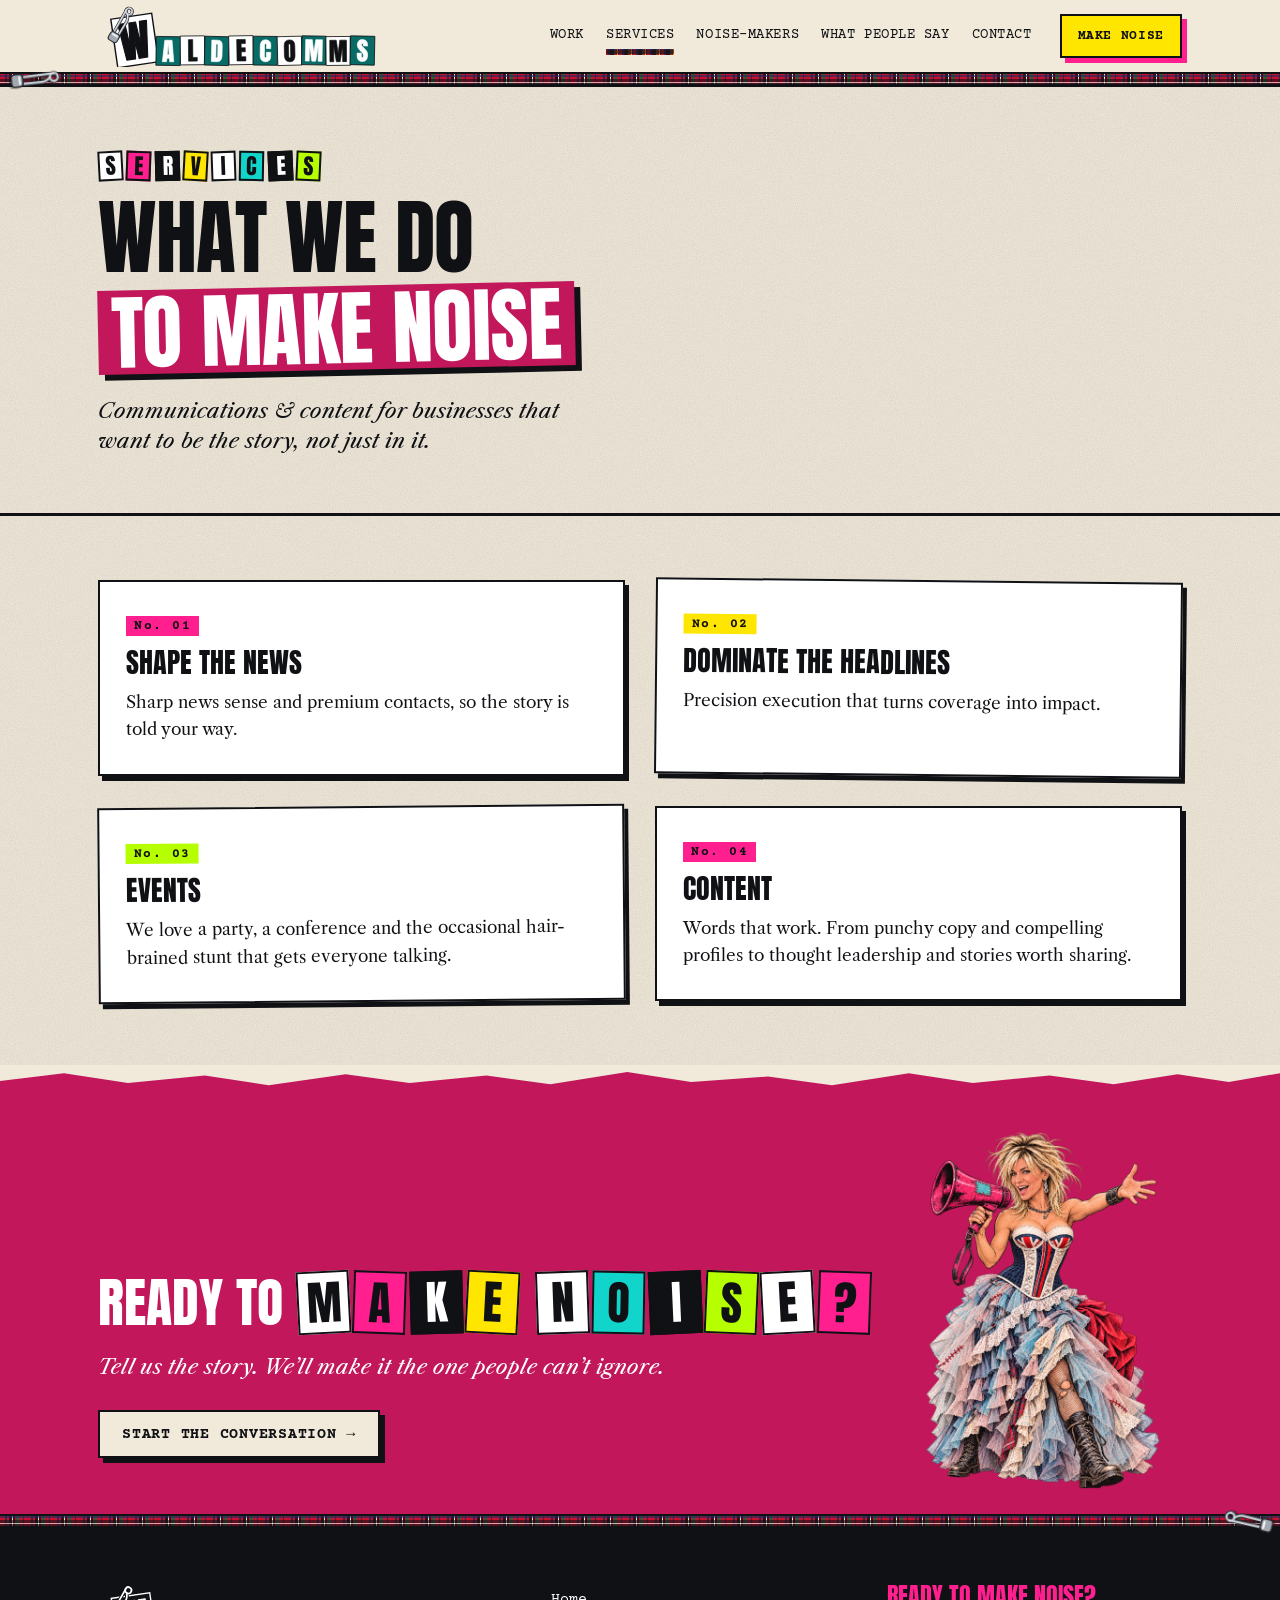
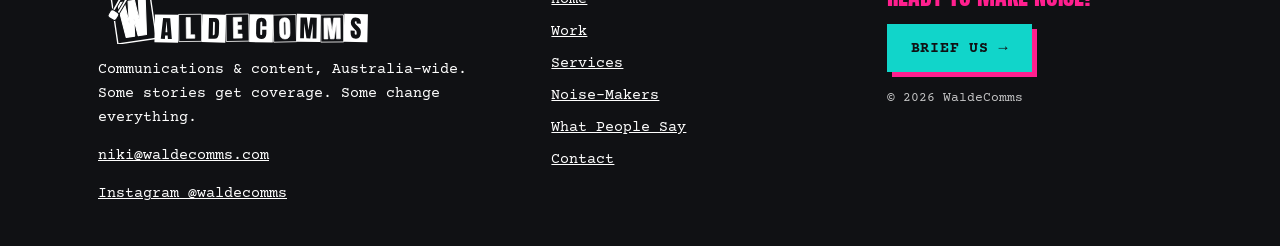
<file: services/index.html>
<!doctype html><html lang="en-AU"><head><meta charset="utf-8"><meta name="robots" content="noindex"><meta http-equiv="Cache-Control" content="no-cache, no-store, must-revalidate"><meta http-equiv="Pragma" content="no-cache"><meta http-equiv="Expires" content="0"><meta name="wc-ver" content="bb0a2c1914"><script>(function(){try{var v=document.querySelector('meta[name=wc-ver]').content,k='wcv-'+location.pathname;fetch(location.pathname+'?nc='+Date.now(),{cache:'no-store'}).then(function(r){return r.text()}).then(function(t){var m=t.match(/name="wc-ver" content="([0-9a-f]+)"/);if(m&&m[1]!==v&&sessionStorage.getItem(k)!==m[1]){sessionStorage.setItem(k,m[1]);var q=new URLSearchParams(location.search);q.set('v',m[1]);location.replace(location.pathname+'?'+q+location.hash)}})}catch(e){}})()</script><script>(function(u){if(/iP(hone|ad|od)/.test(u)||(/Safari[/]/.test(u)&&!/Chrome|Chromium|CriOS|FxiOS|Edg|Android/.test(u)))document.documentElement.classList.add("no-alpha")})(navigator.userAgent)</script><meta name="viewport" content="width=device-width,initial-scale=1">
<title>Services | WaldeComms</title><meta name="description" content="Shape the news. Dominate the headlines. Media relations, content, AI strategy and events."><meta name="theme-color" content="#101114">
<link rel="icon" type="image/svg+xml" href="../img/favicon.svg?v=c53e393b"><link rel="icon" type="image/png" sizes="32x32" href="../img/favicon-32.png?v=c53e393b"><link rel="icon" type="image/png" sizes="64x64" href="../img/favicon-64.png?v=c53e393b"><link rel="apple-touch-icon" href="../img/apple-touch-icon.png?v=c53e393b">
<link rel="preload" href="../fonts/anton.woff2" as="font" type="font/woff2" crossorigin><link rel="preload" href="../fonts/courier-prime-bold.woff2" as="font" type="font/woff2" crossorigin>
<link rel="stylesheet" href="../css/site.css?v=bb0a2c1914">
<script>document.documentElement.classList.add('js')</script></head><body>
<a class="skiplink" href="#main">Skip to content</a>
<header class="hdr"><div class="wrap hdr__in"><a class="logo" href="../?intro=1&amp;v=bb0a2c1914" aria-label="WaldeComms home (replays the intro)"><img src="../img/waldecomms-lockup-color.svg?v=c53e393b" alt="WaldeComms" width="279" height="62"></a>
<nav class="nav" aria-label="Main"><a href="../work/?v=bb0a2c1914">Work</a><a href="../services/?v=bb0a2c1914" aria-current=page>Services</a><a href="../noise-makers/?v=bb0a2c1914">Noise-Makers</a><a href="../what-people-say/?v=bb0a2c1914">What People Say</a><a href="../contact/?v=bb0a2c1914">Contact</a></nav><div class="hdr-cta"><a class="btn btn--sm" href="../contact/?v=bb0a2c1914" data-cta>Make noise</a>
<a class="mnav-open" href="#mmenu" role="button" aria-expanded="false" aria-controls="mmenu" aria-label="Menu"><span class="burger" aria-hidden="true"><i></i><i></i><i></i></span><span class="mnav-l">Menu</span></a></div></div><div class="tartan" aria-hidden="true"><span class="pin" aria-hidden="true" style="left:26px;--rot:84deg"></span></div></header>
<div class="mmenu" id="mmenu" role="dialog" aria-modal="true" aria-label="Site menu"><div class="mmenu__top"><img src="../img/waldecomms-lockup-white.svg?v=c53e393b" alt="" width="207" height="46"><a class="mmenu__close" href="#" role="button" aria-label="Close menu">Close ✕</a></div><nav aria-label="Mobile"><a href="../?v=bb0a2c1914">Home</a><a href="../work/?v=bb0a2c1914">Work</a><a href="../services/?v=bb0a2c1914" aria-current="page">Services</a><a href="../noise-makers/?v=bb0a2c1914">Noise-Makers</a><a href="../what-people-say/?v=bb0a2c1914">What People Say</a><a href="../contact/?v=bb0a2c1914">Contact</a></nav><a class="btn btn--teal mmenu__cta" href="../contact/?v=bb0a2c1914">Make noise →</a></div>
<main id="main"><section class="hero hero--plain"><div class="wrap hero__in"><div class="hero__t"><p class="kick"><span class="ransom"><span class="sr">SERVICES</span><span class="ransom__v" aria-hidden="true"><span class="rw"><span class="rt rt--0" style="--r:-3deg">S</span><span class="rt rt--1" style="--r:2deg">E</span><span class="rt rt--2" style="--r:-1.5deg">R</span><span class="rt rt--3" style="--r:3deg">V</span><span class="rt rt--0" style="--r:-2deg">I</span><span class="rt rt--4" style="--r:1deg">C</span><span class="rt rt--2" style="--r:-2.5deg">E</span><span class="rt rt--5" style="--r:2.5deg">S</span></span></span></span></p><h1 class="h1"><span class="h1__a">What we do</span> <span class="h1__b">to make noise</span></h1><p class="sub">Communications &amp; content for businesses that want to be the story, not just in it.</p></div></div></section>
<!-- Deliverables per the approved site plan; WaldeComms to confirm wording -->
<section class="sec" data-fit-exempt="m" data-fit-reason="four service blocks stack on mobile"><div class="wrap svc-grid"><article class="svc-card"><span class="svc-card__n">No. 01</span><h3>Shape the news</h3><p>Sharp news sense and premium contacts, so the story is told your way.</p></article><article class="svc-card"><span class="svc-card__n">No. 02</span><h3>Dominate the headlines</h3><p>Precision execution that turns coverage into impact.</p></article><article class="svc-card"><span class="svc-card__n">No. 03</span><h3>Events</h3><p>We love a party, a conference and the occasional hair-brained stunt that gets everyone talking.</p></article><article class="svc-card"><span class="svc-card__n">No. 04</span><h3>Content</h3><p>Words that work. From punchy copy and compelling profiles to thought leadership and stories worth sharing.</p></article></div></section><section class="cta cta-band" aria-labelledby="cta-h"><div class="torn" aria-hidden="true"></div><div class="wrap cta__in"><div><h2 id="cta-h"><span>Ready to</span> <span class="ransom"><span class="sr">MAKE NOISE?</span><span class="ransom__v" aria-hidden="true"><span class="rw"><span class="rt rt--0" style="--r:-3deg">M</span><span class="rt rt--1" style="--r:2deg">A</span><span class="rt rt--2" style="--r:-1.5deg">K</span><span class="rt rt--3" style="--r:3deg">E</span></span><span class="rw"><span class="rt rt--0" style="--r:-2deg">N</span><span class="rt rt--4" style="--r:1deg">O</span><span class="rt rt--2" style="--r:-2.5deg">I</span><span class="rt rt--5" style="--r:2.5deg">S</span><span class="rt rt--0" style="--r:-3deg">E</span><span class="rt rt--1" style="--r:2deg">?</span></span></span></span></h2><p class="lead">Tell us the story. We’ll make it the one people can’t ignore.</p><a class="btn btn--paper" href="../contact/?v=bb0a2c1914">Start the conversation →</a></div><img class="cta__me" src="../img/niki-rally.png?v=bb0a2c1914" alt="Illustration of Niki Waldegrave calling through her megaphone" width="1024" height="1536" loading="lazy" data-pose="rally"></div></section></main>
<div class="tt" aria-hidden="true"><span class="pin pin--d" aria-hidden="true" style="right:22px;--rot:-76deg"></span></div><footer class="ftr"><div class="wrap ftr__in"><div><img class="ftr__lock" src="../img/waldecomms-lockup-white.svg?v=c53e393b" alt="WaldeComms" width="272" height="60"><p>Communications &amp; content, Australia-wide.<br>Some stories get coverage. Some change everything.</p><p><a class="" href="mailto:niki@waldecomms.com?subject=Ready%20to%20make%20noise">niki@waldecomms.com</a></p><p><a href="https://instagram.com/waldecomms" rel="noopener" target="_blank">Instagram @waldecomms</a></p></div>
<nav aria-label="Footer"><a href="../?v=bb0a2c1914">Home</a><a href="../work/?v=bb0a2c1914">Work</a><a href="../services/?v=bb0a2c1914">Services</a><a href="../noise-makers/?v=bb0a2c1914">Noise-Makers</a><a href="../what-people-say/?v=bb0a2c1914">What People Say</a><a href="../contact/?v=bb0a2c1914">Contact</a></nav>
<div><p class="ftr__h">Ready to make noise?</p><a class="btn btn--teal" href="../contact/?v=bb0a2c1914">Brief us →</a><p><small>© 2026 WaldeComms</small></p></div></div></footer>
<div class="lb" role="dialog" aria-modal="true" aria-label="Viewer"><button class="btn btn--teal btn--sm" type="button">Close ✕</button></div>
<script src="../js/hubspot-attribution.js?v=bb0a2c1914"></script><script async defer id="hs-script-loader" src="https://js-ap1.hs-scripts.com/443929027.js"></script><script src="../js/site.js?v=bb0a2c1914" defer></script></body></html>
</file>
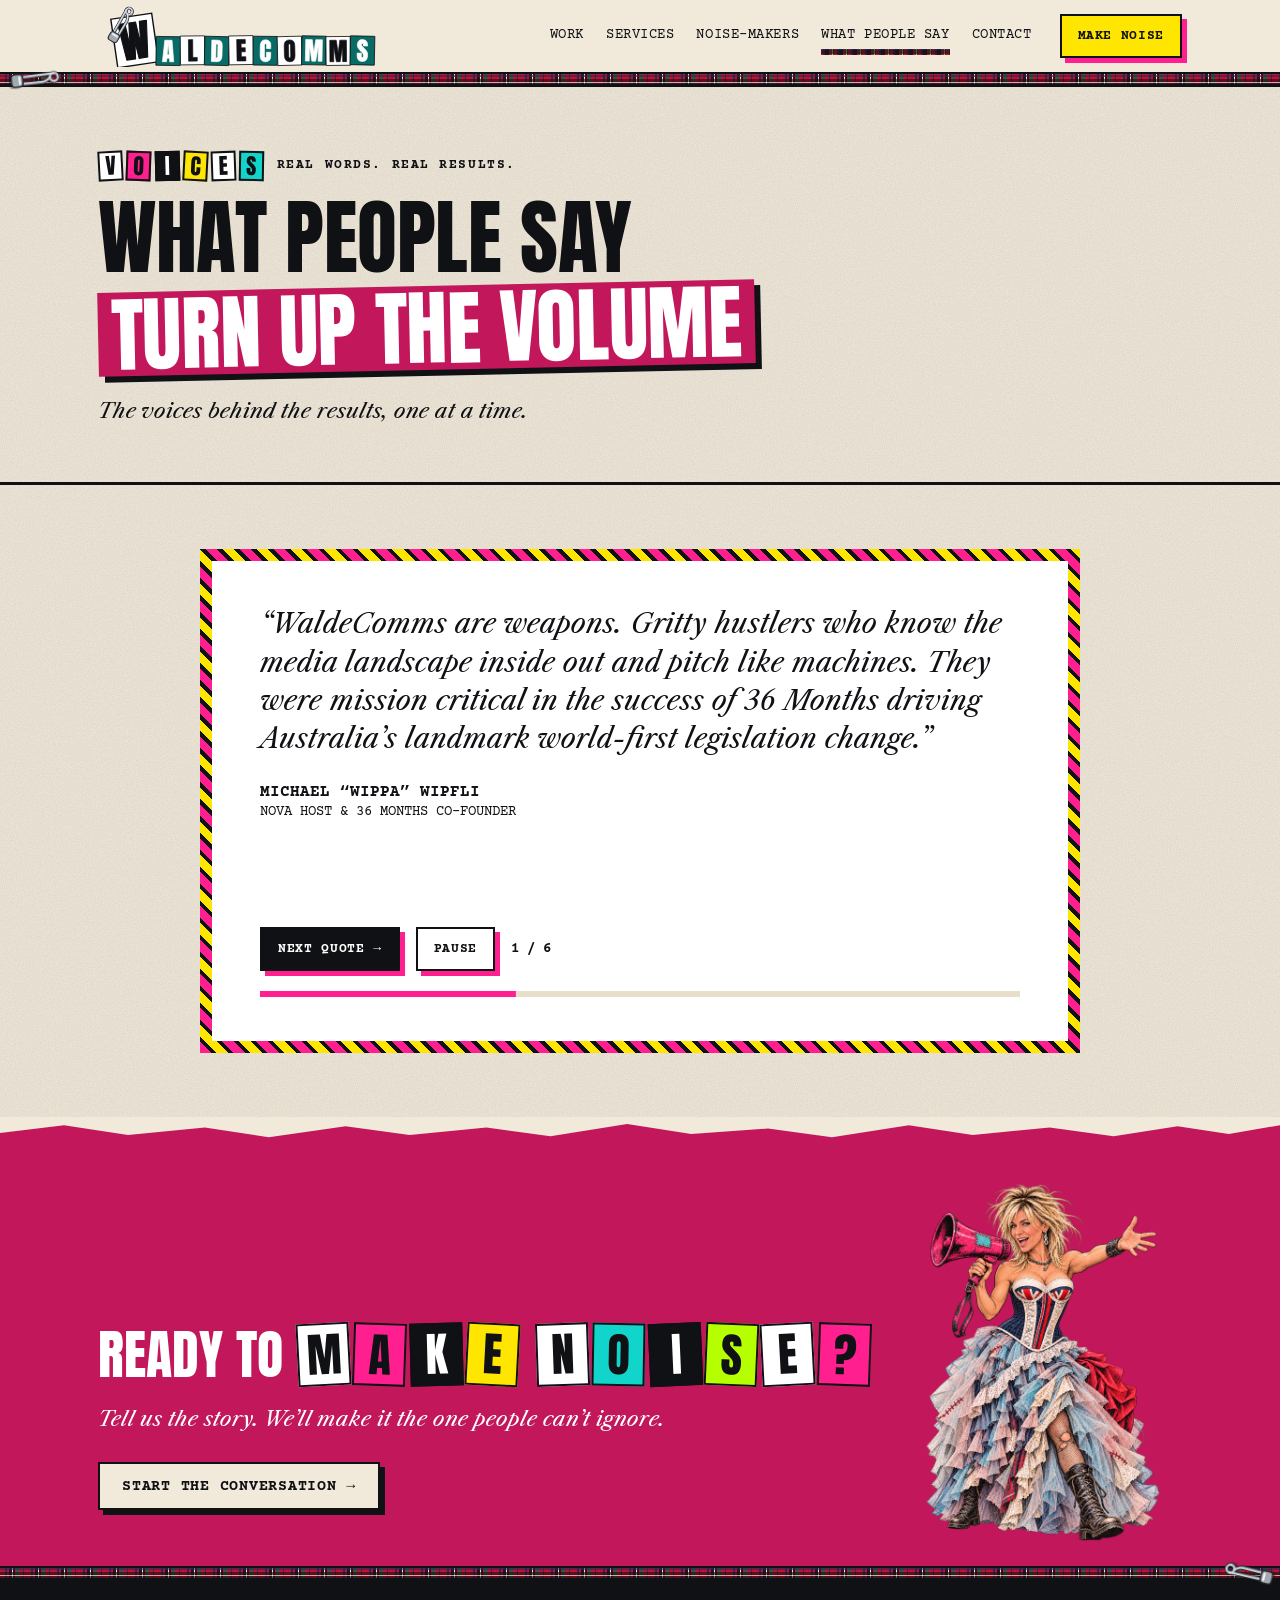
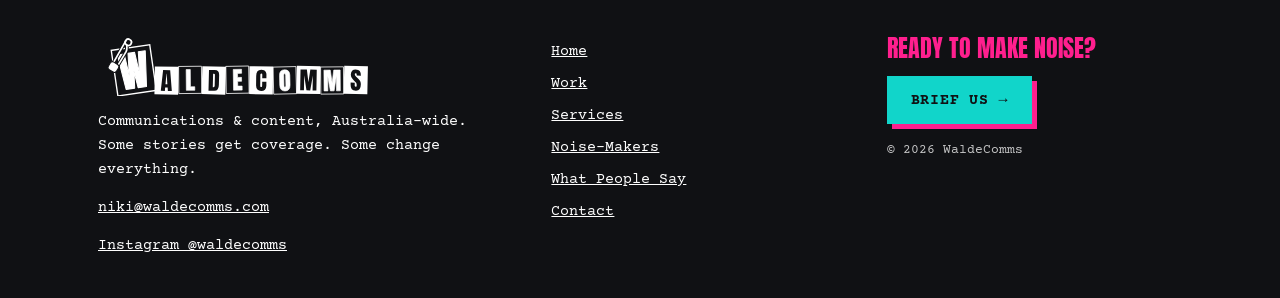
<file: what-people-say/index.html>
<!doctype html><html lang="en-AU"><head><meta charset="utf-8"><meta name="robots" content="noindex"><meta http-equiv="Cache-Control" content="no-cache, no-store, must-revalidate"><meta http-equiv="Pragma" content="no-cache"><meta http-equiv="Expires" content="0"><meta name="wc-ver" content="bb0a2c1914"><script>(function(){try{var v=document.querySelector('meta[name=wc-ver]').content,k='wcv-'+location.pathname;fetch(location.pathname+'?nc='+Date.now(),{cache:'no-store'}).then(function(r){return r.text()}).then(function(t){var m=t.match(/name="wc-ver" content="([0-9a-f]+)"/);if(m&&m[1]!==v&&sessionStorage.getItem(k)!==m[1]){sessionStorage.setItem(k,m[1]);var q=new URLSearchParams(location.search);q.set('v',m[1]);location.replace(location.pathname+'?'+q+location.hash)}})}catch(e){}})()</script><script>(function(u){if(/iP(hone|ad|od)/.test(u)||(/Safari[/]/.test(u)&&!/Chrome|Chromium|CriOS|FxiOS|Edg|Android/.test(u)))document.documentElement.classList.add("no-alpha")})(navigator.userAgent)</script><meta name="viewport" content="width=device-width,initial-scale=1">
<title>What people say | WaldeComms</title><meta name="description" content="Testimonials from Nova, NeonDynamo, Sunrise, Urban List and more."><meta name="theme-color" content="#101114">
<link rel="icon" type="image/svg+xml" href="../img/favicon.svg?v=c53e393b"><link rel="icon" type="image/png" sizes="32x32" href="../img/favicon-32.png?v=c53e393b"><link rel="icon" type="image/png" sizes="64x64" href="../img/favicon-64.png?v=c53e393b"><link rel="apple-touch-icon" href="../img/apple-touch-icon.png?v=c53e393b">
<link rel="preload" href="../fonts/anton.woff2" as="font" type="font/woff2" crossorigin><link rel="preload" href="../fonts/courier-prime-bold.woff2" as="font" type="font/woff2" crossorigin>
<link rel="stylesheet" href="../css/site.css?v=bb0a2c1914">
<script>document.documentElement.classList.add('js')</script></head><body>
<a class="skiplink" href="#main">Skip to content</a>
<header class="hdr"><div class="wrap hdr__in"><a class="logo" href="../?intro=1&amp;v=bb0a2c1914" aria-label="WaldeComms home (replays the intro)"><img src="../img/waldecomms-lockup-color.svg?v=c53e393b" alt="WaldeComms" width="279" height="62"></a>
<nav class="nav" aria-label="Main"><a href="../work/?v=bb0a2c1914">Work</a><a href="../services/?v=bb0a2c1914">Services</a><a href="../noise-makers/?v=bb0a2c1914">Noise-Makers</a><a href="../what-people-say/?v=bb0a2c1914" aria-current=page>What People Say</a><a href="../contact/?v=bb0a2c1914">Contact</a></nav><div class="hdr-cta"><a class="btn btn--sm" href="../contact/?v=bb0a2c1914" data-cta>Make noise</a>
<a class="mnav-open" href="#mmenu" role="button" aria-expanded="false" aria-controls="mmenu" aria-label="Menu"><span class="burger" aria-hidden="true"><i></i><i></i><i></i></span><span class="mnav-l">Menu</span></a></div></div><div class="tartan" aria-hidden="true"><span class="pin" aria-hidden="true" style="left:26px;--rot:84deg"></span></div></header>
<div class="mmenu" id="mmenu" role="dialog" aria-modal="true" aria-label="Site menu"><div class="mmenu__top"><img src="../img/waldecomms-lockup-white.svg?v=c53e393b" alt="" width="207" height="46"><a class="mmenu__close" href="#" role="button" aria-label="Close menu">Close ✕</a></div><nav aria-label="Mobile"><a href="../?v=bb0a2c1914">Home</a><a href="../work/?v=bb0a2c1914">Work</a><a href="../services/?v=bb0a2c1914">Services</a><a href="../noise-makers/?v=bb0a2c1914">Noise-Makers</a><a href="../what-people-say/?v=bb0a2c1914" aria-current="page">What People Say</a><a href="../contact/?v=bb0a2c1914">Contact</a></nav><a class="btn btn--teal mmenu__cta" href="../contact/?v=bb0a2c1914">Make noise →</a></div>
<main id="main"><section class="hero hero--plain"><div class="wrap hero__in"><div class="hero__t"><p class="kick"><span class="ransom"><span class="sr">VOICES</span><span class="ransom__v" aria-hidden="true"><span class="rw"><span class="rt rt--0" style="--r:-3deg">V</span><span class="rt rt--1" style="--r:2deg">O</span><span class="rt rt--2" style="--r:-1.5deg">I</span><span class="rt rt--3" style="--r:3deg">C</span><span class="rt rt--0" style="--r:-2deg">E</span><span class="rt rt--4" style="--r:1deg">S</span></span></span></span> <span>Real words. Real results.</span></p><h1 class="h1"><span class="h1__a">What people say</span> <span class="h1__b">Turn up the volume</span></h1><p class="sub">The voices behind the results, one at a time.</p></div></div></section>
<section class="sec volume" data-volume aria-labelledby="all-volume-title"><div class="wrap"><div class="volume__box">
<h2 id="all-volume-title" class="sr">Testimonials</h2>
<div class="volume__stage" tabindex="0" role="group" aria-label="Testimonials. Click or use arrow keys for the next quote" aria-live="polite" aria-atomic="true"><figure class="volume__quote"><blockquote>“WaldeComms are weapons. Gritty hustlers who know the media landscape inside out and pitch like machines. They were mission critical in the success of 36 Months driving Australia’s landmark world-first legislation change.”</blockquote><figcaption>Michael “Wippa” Wipfli<span>Nova host &amp; 36 Months co-founder</span></figcaption></figure><!-- PENDING PERMISSION: Anthony Albanese, Prime Minister quote, confirm before launch --><figure class="volume__quote" hidden><blockquote>“Thank you again for all the commitment, determination and energy you have poured into 36 Months. You are making a difference, one that will change so many lives for the better.”</blockquote><figcaption>Anthony Albanese<span>Prime Minister</span></figcaption></figure><figure class="volume__quote" hidden><blockquote>“Niki and the team at WaldeComms were enthusiastic, determined and refreshingly creative in the way they pitched and presented NeonDynamo and our hero projects. They came up with fresh angles and secured us incredible coverage, domestically and internationally. The SMH front cover – I mean... how can you top that?!”</blockquote><figcaption>Heath Campanaro<span>NeonDynamo</span></figcaption></figure><!-- PENDING PERMISSION: Ashleigh McCurtayne, Producer, Sunrise quote, confirm before launch --><figure class="volume__quote" hidden><blockquote>“I wanted to say a big thank you for Saturday, was such a pleasure! Only YOU could find Guinness World Record-holding sheep, miniature ponies and a llama with just 24 hours’ notice! We really appreciate you bringing all the animals down from the Hunter Valley. It made our year – looking forward to the next one!”</blockquote><figcaption>Ashleigh McCurtayne<span>Producer, Sunrise</span></figcaption></figure><figure class="volume__quote" hidden><blockquote>“Oh my goodness, what a weekend! I will treasure these memories for life! There are so many places this news can go. Thank you so much for going the extra mile to make it so special, and the fun times throughout!”</blockquote><figcaption>Susannah George<span>Founder, Urban List</span></figcaption></figure><figure class="volume__quote" hidden><blockquote>“Thank you for putting my name to Channel 9. I’m now flooded with enquiries wanting to join my classes. This has made my 21-year effort serving the community worthwhile.”</blockquote><figcaption>Dominic Yam<span>88, Tai Chi Teacher</span></figcaption></figure></div>
<div class="volume__controls"><button class="btn btn--sm" type="button" data-volume-next>Next quote →</button><button class="btn btn--sm btn--ghost" type="button" data-volume-pause aria-pressed="false">Pause</button><span class="volume__count">1 / 6</span></div>
<div class="volume__meter" aria-hidden="true"><div class="volume__fill"></div></div></div></div></section><section class="cta cta-band" aria-labelledby="cta-h"><div class="torn" aria-hidden="true"></div><div class="wrap cta__in"><div><h2 id="cta-h"><span>Ready to</span> <span class="ransom"><span class="sr">MAKE NOISE?</span><span class="ransom__v" aria-hidden="true"><span class="rw"><span class="rt rt--0" style="--r:-3deg">M</span><span class="rt rt--1" style="--r:2deg">A</span><span class="rt rt--2" style="--r:-1.5deg">K</span><span class="rt rt--3" style="--r:3deg">E</span></span><span class="rw"><span class="rt rt--0" style="--r:-2deg">N</span><span class="rt rt--4" style="--r:1deg">O</span><span class="rt rt--2" style="--r:-2.5deg">I</span><span class="rt rt--5" style="--r:2.5deg">S</span><span class="rt rt--0" style="--r:-3deg">E</span><span class="rt rt--1" style="--r:2deg">?</span></span></span></span></h2><p class="lead">Tell us the story. We’ll make it the one people can’t ignore.</p><a class="btn btn--paper" href="../contact/?v=bb0a2c1914">Start the conversation →</a></div><img class="cta__me" src="../img/niki-rally.png?v=bb0a2c1914" alt="Illustration of Niki Waldegrave calling through her megaphone" width="1024" height="1536" loading="lazy" data-pose="rally"></div></section></main>
<div class="tt" aria-hidden="true"><span class="pin pin--d" aria-hidden="true" style="right:22px;--rot:-76deg"></span></div><footer class="ftr"><div class="wrap ftr__in"><div><img class="ftr__lock" src="../img/waldecomms-lockup-white.svg?v=c53e393b" alt="WaldeComms" width="272" height="60"><p>Communications &amp; content, Australia-wide.<br>Some stories get coverage. Some change everything.</p><p><a class="" href="mailto:niki@waldecomms.com?subject=Ready%20to%20make%20noise">niki@waldecomms.com</a></p><p><a href="https://instagram.com/waldecomms" rel="noopener" target="_blank">Instagram @waldecomms</a></p></div>
<nav aria-label="Footer"><a href="../?v=bb0a2c1914">Home</a><a href="../work/?v=bb0a2c1914">Work</a><a href="../services/?v=bb0a2c1914">Services</a><a href="../noise-makers/?v=bb0a2c1914">Noise-Makers</a><a href="../what-people-say/?v=bb0a2c1914">What People Say</a><a href="../contact/?v=bb0a2c1914">Contact</a></nav>
<div><p class="ftr__h">Ready to make noise?</p><a class="btn btn--teal" href="../contact/?v=bb0a2c1914">Brief us →</a><p><small>© 2026 WaldeComms</small></p></div></div></footer>
<div class="lb" role="dialog" aria-modal="true" aria-label="Viewer"><button class="btn btn--teal btn--sm" type="button">Close ✕</button></div>
<script src="../js/hubspot-attribution.js?v=bb0a2c1914"></script><script async defer id="hs-script-loader" src="https://js-ap1.hs-scripts.com/443929027.js"></script><script src="../js/site.js?v=bb0a2c1914" defer></script></body></html>
</file>
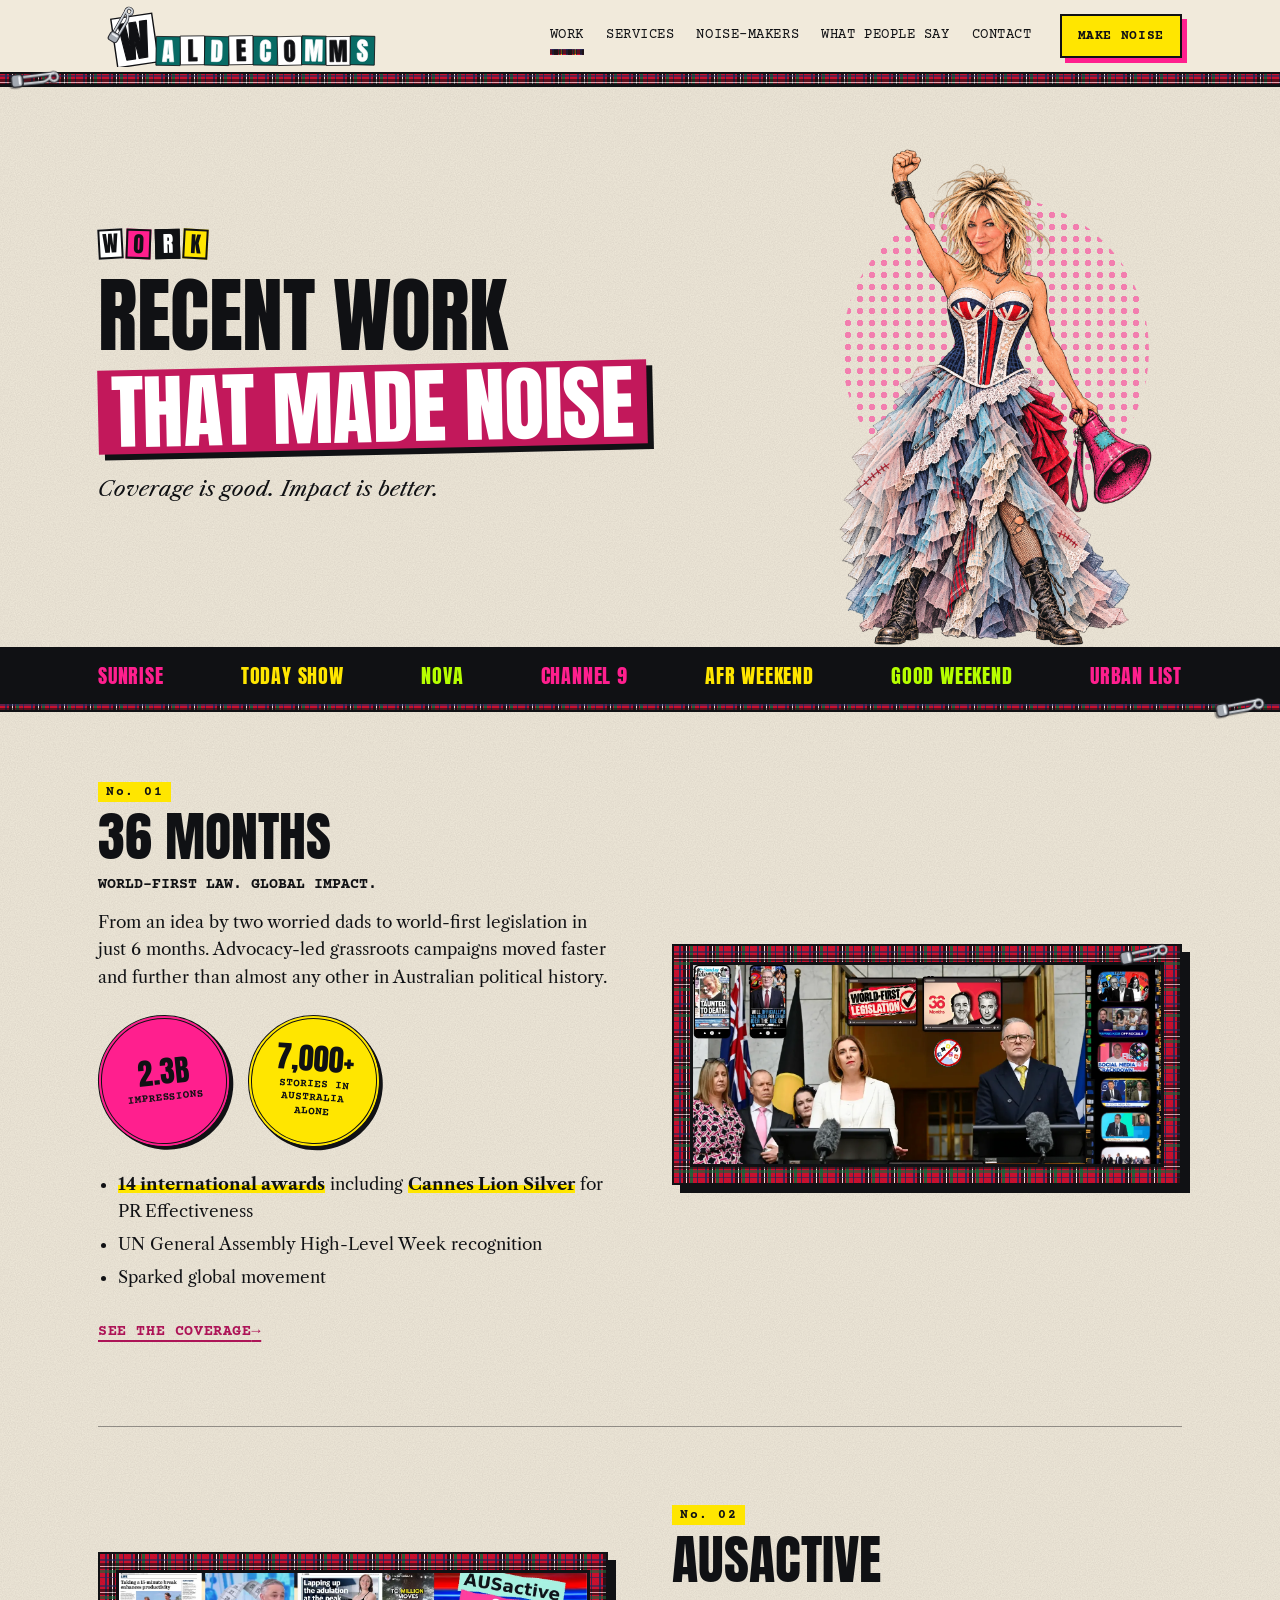
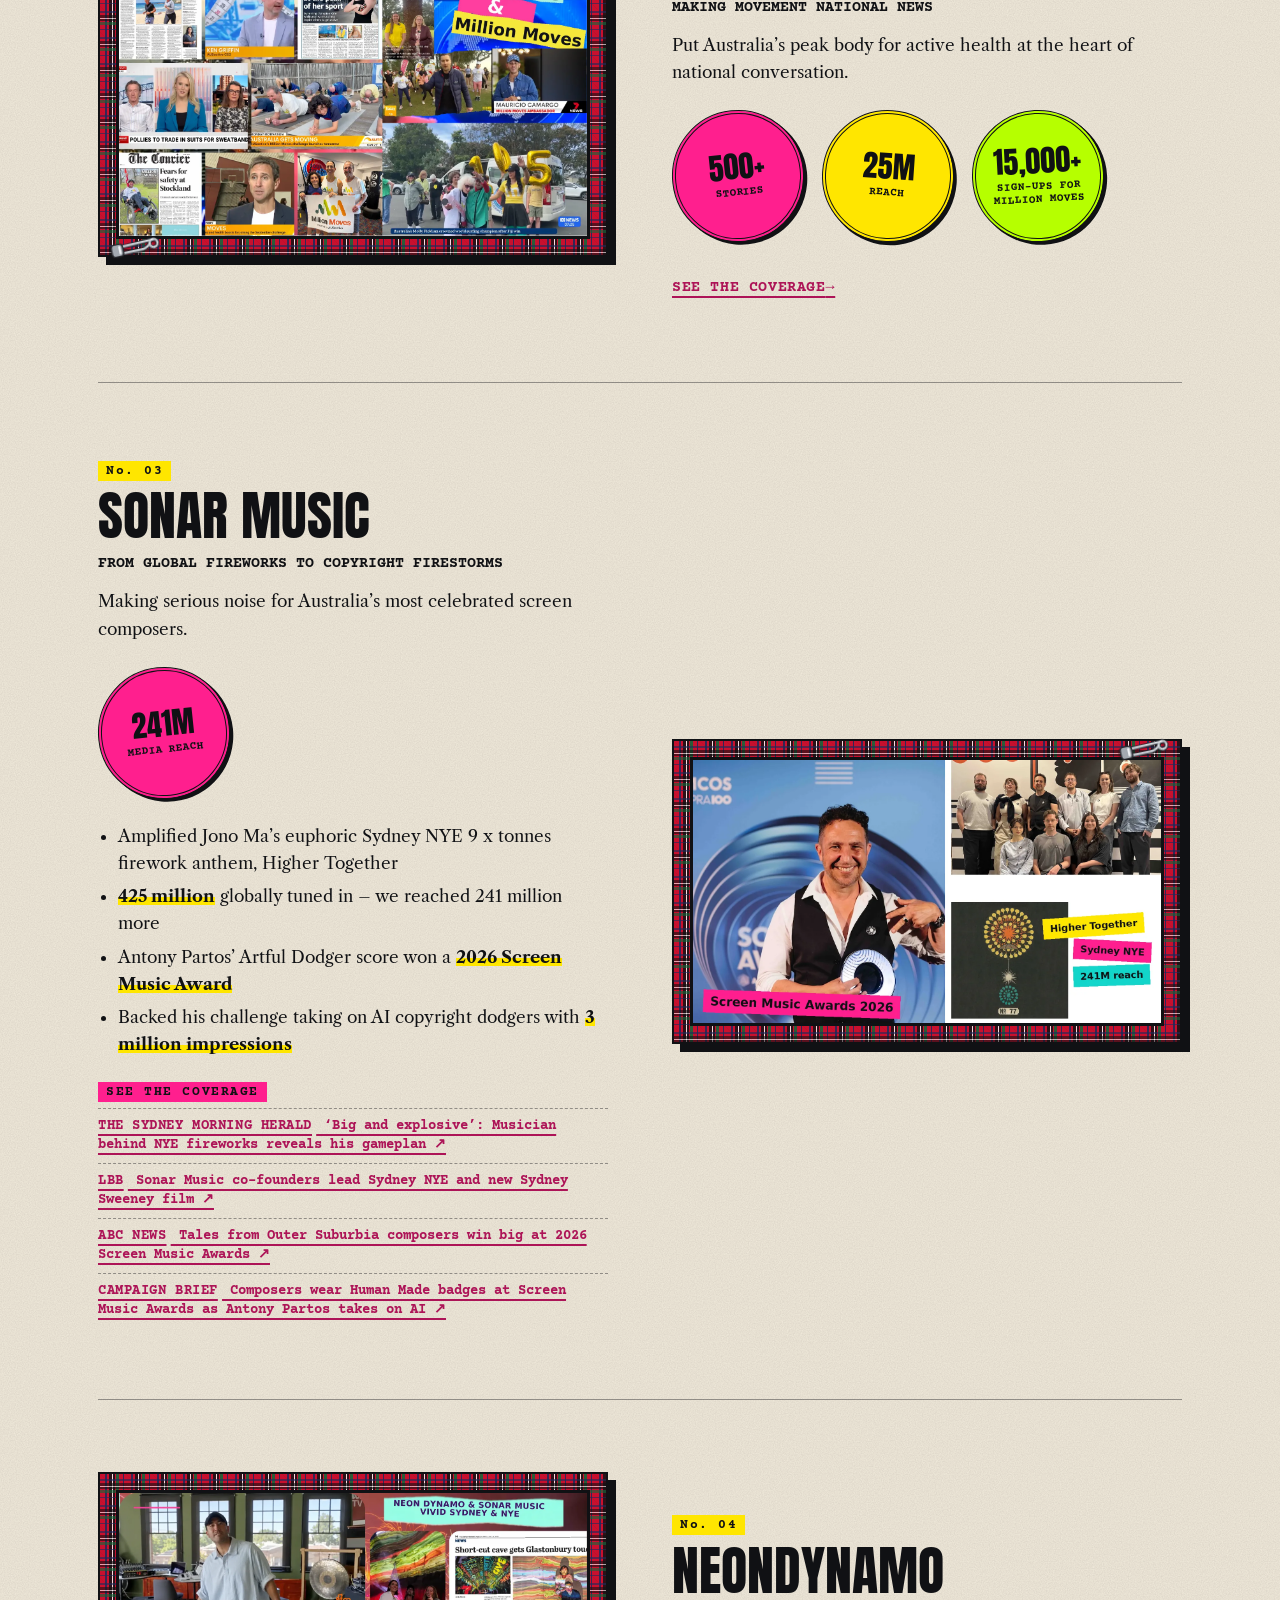
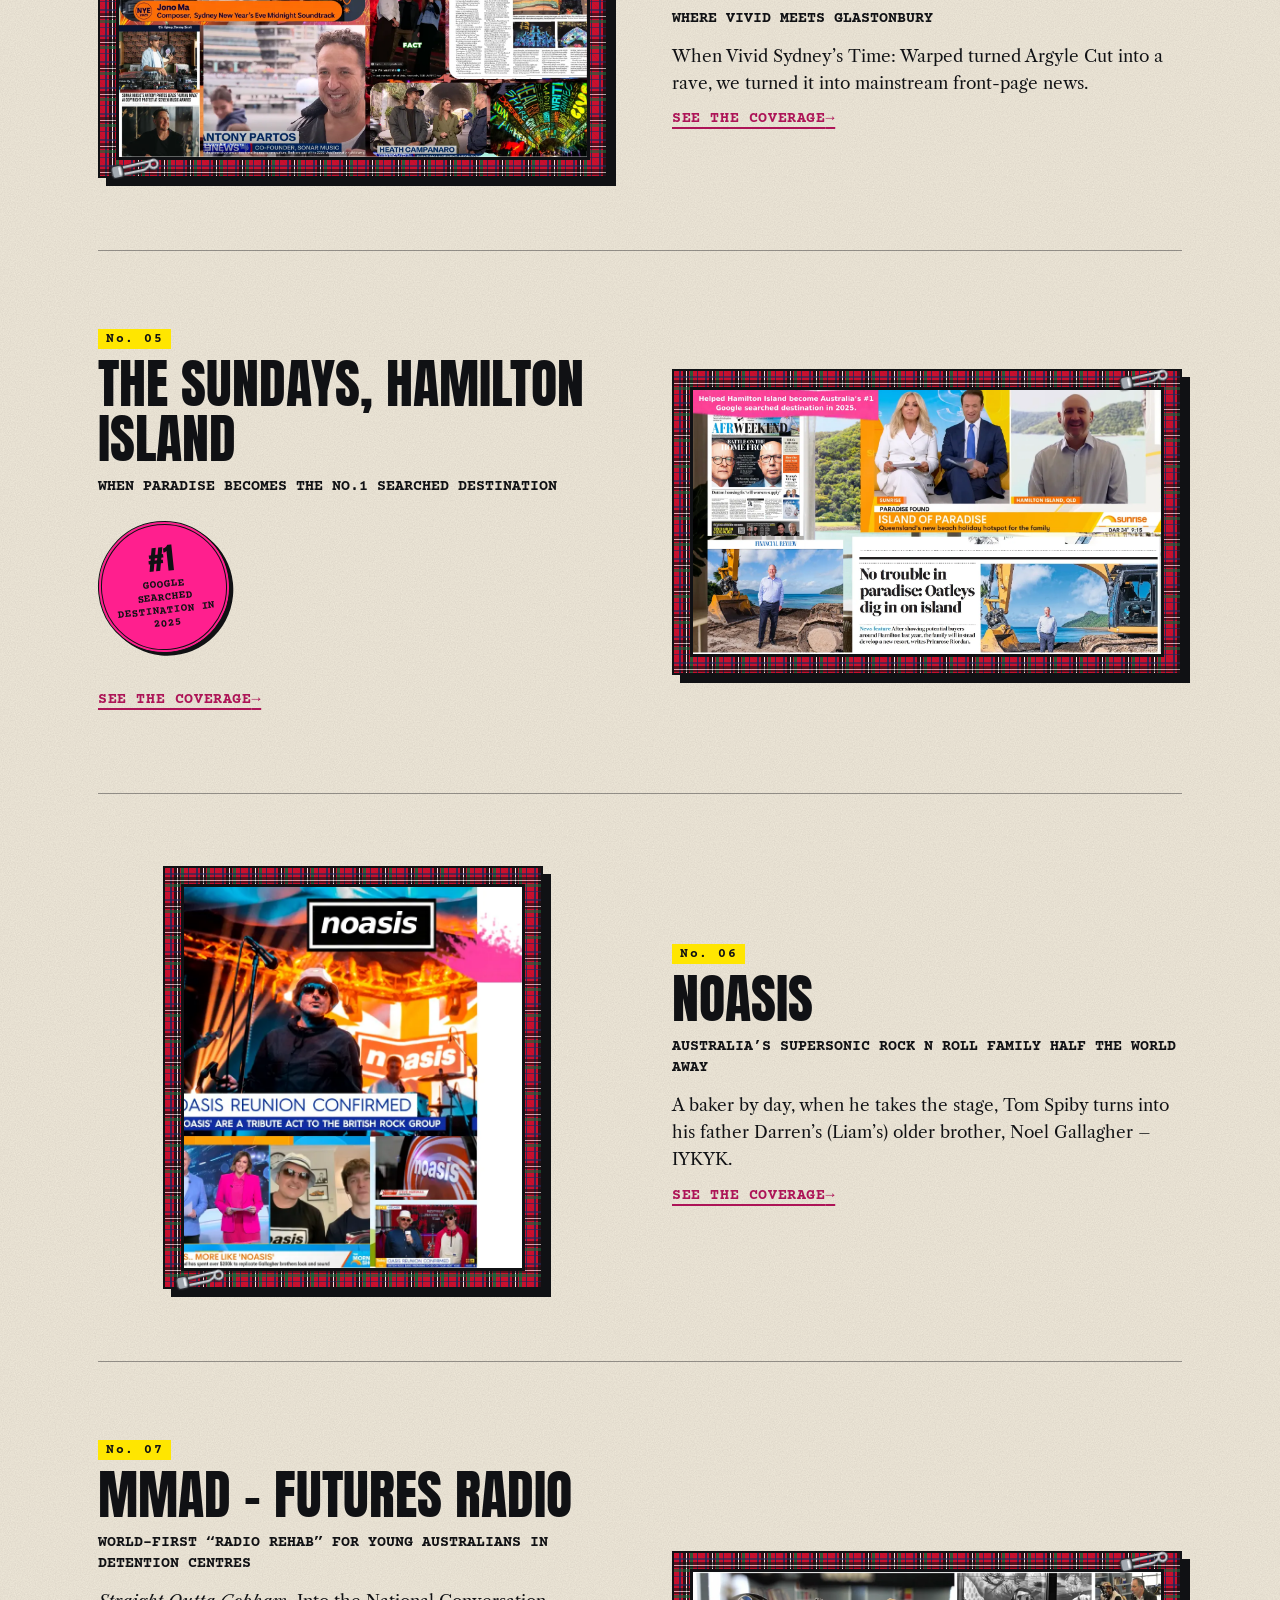
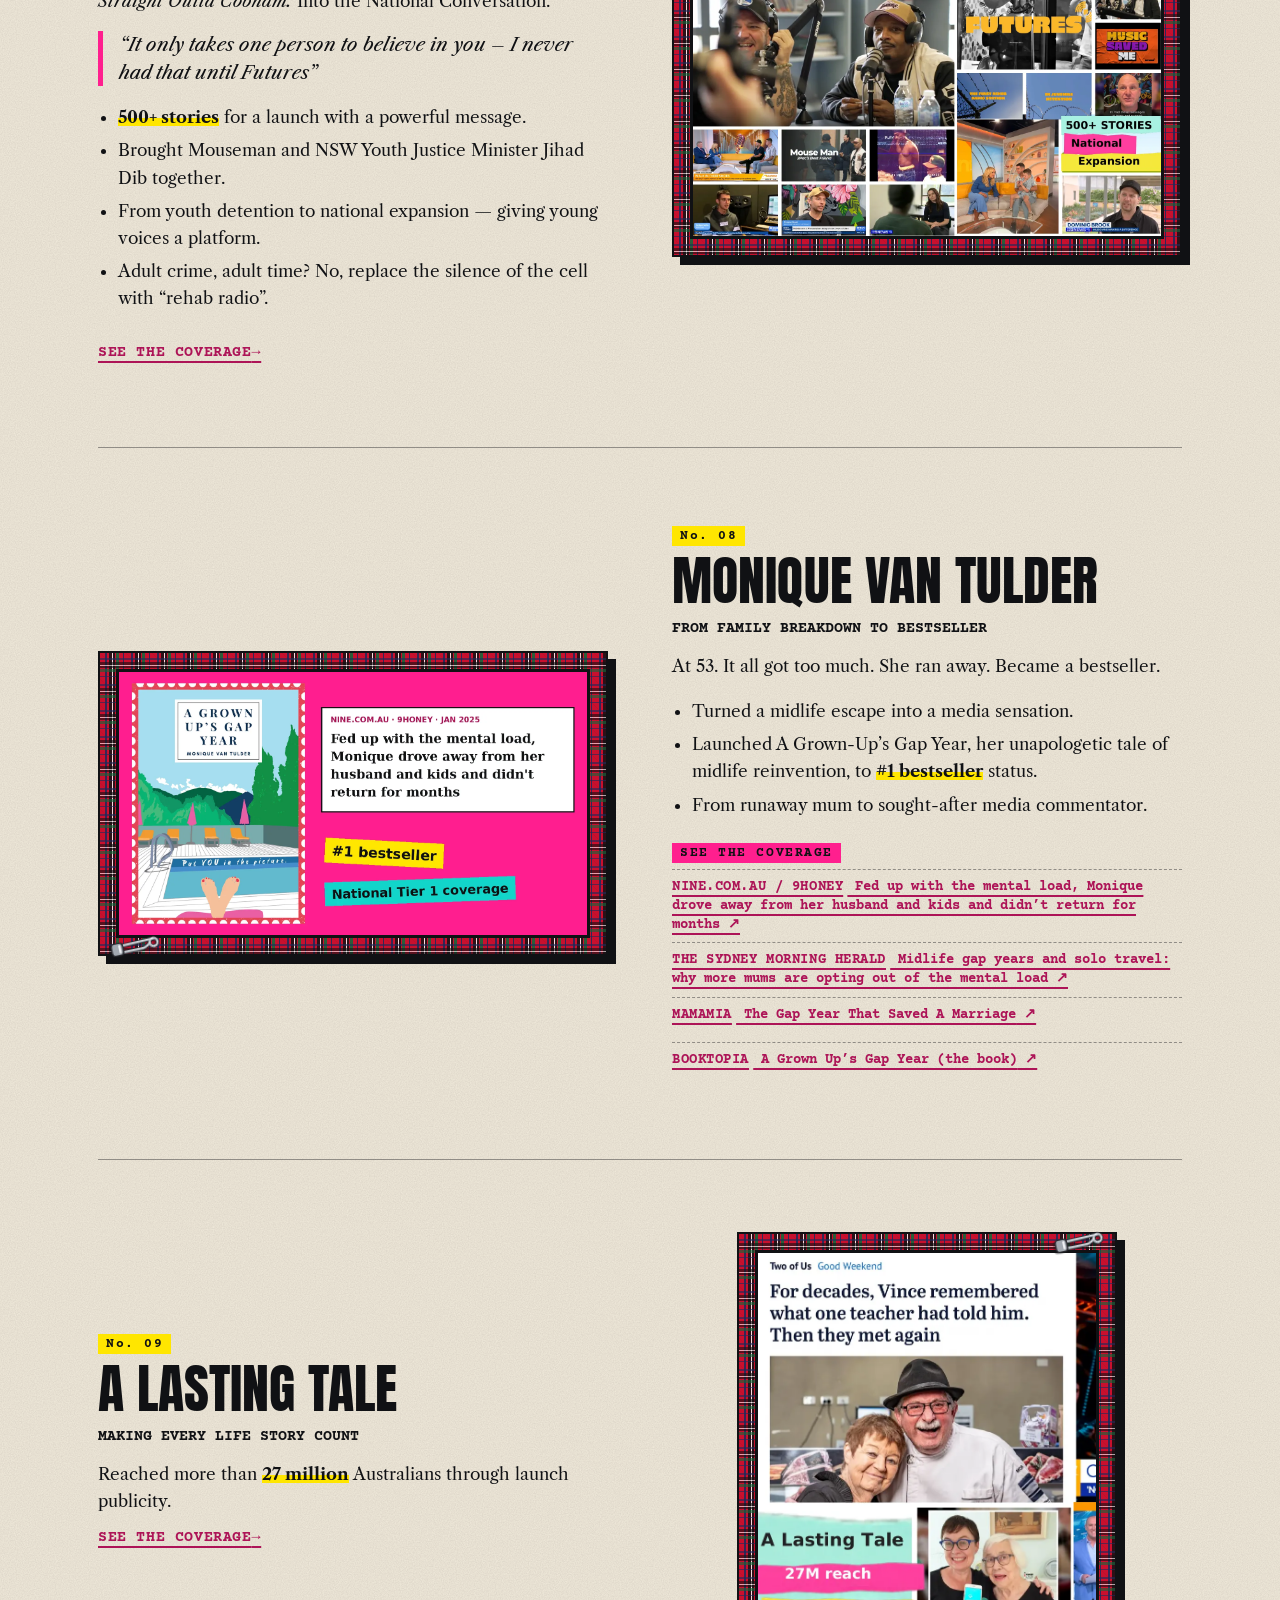
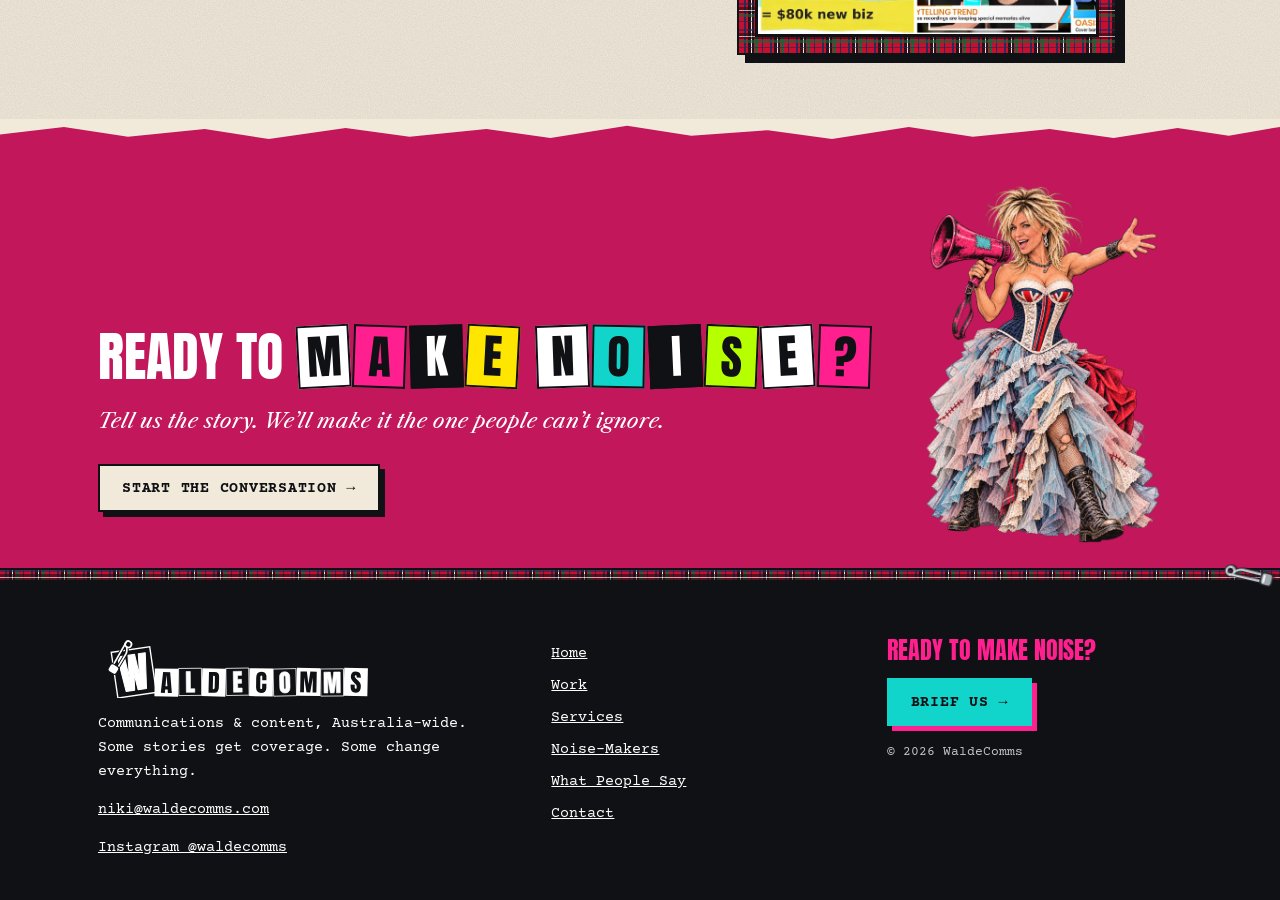
<file: work/index.html>
<!doctype html><html lang="en-AU"><head><meta charset="utf-8"><meta name="robots" content="noindex"><meta http-equiv="Cache-Control" content="no-cache, no-store, must-revalidate"><meta http-equiv="Pragma" content="no-cache"><meta http-equiv="Expires" content="0"><meta name="wc-ver" content="bb0a2c1914"><script>(function(){try{var v=document.querySelector('meta[name=wc-ver]').content,k='wcv-'+location.pathname;fetch(location.pathname+'?nc='+Date.now(),{cache:'no-store'}).then(function(r){return r.text()}).then(function(t){var m=t.match(/name="wc-ver" content="([0-9a-f]+)"/);if(m&&m[1]!==v&&sessionStorage.getItem(k)!==m[1]){sessionStorage.setItem(k,m[1]);var q=new URLSearchParams(location.search);q.set('v',m[1]);location.replace(location.pathname+'?'+q+location.hash)}})}catch(e){}})()</script><script>(function(u){if(/iP(hone|ad|od)/.test(u)||(/Safari[/]/.test(u)&&!/Chrome|Chromium|CriOS|FxiOS|Edg|Android/.test(u)))document.documentElement.classList.add("no-alpha")})(navigator.userAgent)</script><meta name="viewport" content="width=device-width,initial-scale=1">
<title>Work | WaldeComms</title><meta name="description" content="Campaigns by WaldeComms: 36 Months, AUSactive, Sonar Music, NeonDynamo, The Sundays Hamilton Island, NOASIS, MMAD Futures Radio, Monique van Tulder and A Lasting Tale."><meta name="theme-color" content="#101114">
<link rel="icon" type="image/svg+xml" href="../img/favicon.svg?v=c53e393b"><link rel="icon" type="image/png" sizes="32x32" href="../img/favicon-32.png?v=c53e393b"><link rel="icon" type="image/png" sizes="64x64" href="../img/favicon-64.png?v=c53e393b"><link rel="apple-touch-icon" href="../img/apple-touch-icon.png?v=c53e393b">
<link rel="preload" href="../fonts/anton.woff2" as="font" type="font/woff2" crossorigin><link rel="preload" href="../fonts/courier-prime-bold.woff2" as="font" type="font/woff2" crossorigin>
<link rel="stylesheet" href="../css/site.css?v=bb0a2c1914">
<script>document.documentElement.classList.add('js')</script></head><body>
<a class="skiplink" href="#main">Skip to content</a>
<header class="hdr"><div class="wrap hdr__in"><a class="logo" href="../?intro=1&amp;v=bb0a2c1914" aria-label="WaldeComms home (replays the intro)"><img src="../img/waldecomms-lockup-color.svg?v=c53e393b" alt="WaldeComms" width="279" height="62"></a>
<nav class="nav" aria-label="Main"><a href="../work/?v=bb0a2c1914" aria-current=page>Work</a><a href="../services/?v=bb0a2c1914">Services</a><a href="../noise-makers/?v=bb0a2c1914">Noise-Makers</a><a href="../what-people-say/?v=bb0a2c1914">What People Say</a><a href="../contact/?v=bb0a2c1914">Contact</a></nav><div class="hdr-cta"><a class="btn btn--sm" href="../contact/?v=bb0a2c1914" data-cta>Make noise</a>
<a class="mnav-open" href="#mmenu" role="button" aria-expanded="false" aria-controls="mmenu" aria-label="Menu"><span class="burger" aria-hidden="true"><i></i><i></i><i></i></span><span class="mnav-l">Menu</span></a></div></div><div class="tartan" aria-hidden="true"><span class="pin" aria-hidden="true" style="left:26px;--rot:84deg"></span></div></header>
<div class="mmenu" id="mmenu" role="dialog" aria-modal="true" aria-label="Site menu"><div class="mmenu__top"><img src="../img/waldecomms-lockup-white.svg?v=c53e393b" alt="" width="207" height="46"><a class="mmenu__close" href="#" role="button" aria-label="Close menu">Close ✕</a></div><nav aria-label="Mobile"><a href="../?v=bb0a2c1914">Home</a><a href="../work/?v=bb0a2c1914" aria-current="page">Work</a><a href="../services/?v=bb0a2c1914">Services</a><a href="../noise-makers/?v=bb0a2c1914">Noise-Makers</a><a href="../what-people-say/?v=bb0a2c1914">What People Say</a><a href="../contact/?v=bb0a2c1914">Contact</a></nav><a class="btn btn--teal mmenu__cta" href="../contact/?v=bb0a2c1914">Make noise →</a></div>
<main id="main"><section class="hero"><div class="wrap hero__in"><div class="hero__t"><p class="kick"><span class="ransom"><span class="sr">WORK</span><span class="ransom__v" aria-hidden="true"><span class="rw"><span class="rt rt--0" style="--r:-3deg">W</span><span class="rt rt--1" style="--r:2deg">O</span><span class="rt rt--2" style="--r:-1.5deg">R</span><span class="rt rt--3" style="--r:3deg">K</span></span></span></span></p><h1 class="h1"><span class="h1__a">Recent work</span> <span class="h1__b">that made noise</span></h1><p class="sub">Coverage is good. Impact is better.</p></div><figure class="hero__me"><div class="halo" aria-hidden="true"></div><img src="../img/niki-rebel.png?v=bb0a2c1914" alt="Illustration of Niki Waldegrave with her fist raised, megaphone at her side" width="1024" height="1536" data-pose="rebel" fetchpriority="high"></figure></div></section>
<!-- PENDING PERMISSION: masthead/network names below stand in for masthead logos until usage rights are confirmed -->
<div class="mast" aria-label="Where our stories land"><div class="wrap mast__in"><span>Sunrise</span><span>Today Show</span><span>Nova</span><span>Channel 9</span><span>AFR Weekend</span><span>Good Weekend</span><span>Urban List</span></div></div><div class="tt tt--thin" aria-hidden="true"><span class="pin" aria-hidden="true" style="right:30px;--rot:80deg"></span></div>
<section class="sec" data-fit-exempt="all" data-fit-reason="nine campaign write-ups"><div class="wrap camps"><article class="camp"><div class="camp__t"><p class="camp__n">No. 01</p><h2>36 Months</h2><p class="camp__d">World-first law. Global impact.</p><p class="camp__l">From an idea by two worried dads to world-first legislation in just 6 months. Advocacy-led grassroots campaigns moved faster and further than almost any other in Australian political history.</p><ul class="stamps"><li class="stamp" style="--r:-6deg"><b>2.3B</b><span>impressions</span></li><li class="stamp" style="--r:4deg"><b>7,000+</b><span>stories in Australia alone</span></li></ul><ul class="camp__b"><li><b>14 international awards</b> including <b>Cannes Lion Silver</b> for PR Effectiveness</li><li>UN General Assembly High-Level Week recognition</li><li>Sparked global movement</li></ul><a class="lnk" href="../work/36-months/?v=bb0a2c1914">See the coverage<span class="sr"> for 36 Months</span> →</a></div><div class="camp__m camp__m--crop camp__m--p0"><div class="camp__i"><img src="../img/deck-36-months.webp?v=bb0a2c1914" alt="36 Months coverage collage" loading="lazy" width="1467" height="826"></div><span class="pin" aria-hidden="true" style=";--rot:78deg"></span></div></article><article class="camp camp--flip"><div class="camp__t"><p class="camp__n">No. 02</p><h2>AUSactive</h2><p class="camp__d">Making movement national news</p><p class="camp__l">Put Australia’s peak body for active health at the heart of national conversation.</p><ul class="stamps"><li class="stamp" style="--r:-6deg"><b>500+</b><span>stories</span></li><li class="stamp" style="--r:4deg"><b>25M</b><span>reach</span></li><li class="stamp" style="--r:-3deg"><b>15,000+</b><span>sign-ups for Million Moves</span></li></ul><a class="lnk" href="../work/million-moves-ausactive/?v=bb0a2c1914">See the coverage<span class="sr"> for AUSactive</span> →</a></div><div class="camp__m camp__m--p1"><div class="camp__i"><img src="../img/deck-million-moves.webp?v=bb0a2c1914" alt="AUSactive coverage collage" loading="lazy" width="1467" height="826"></div><span class="pin" aria-hidden="true" style=";--rot:78deg"></span></div></article><article class="camp"><div class="camp__t"><p class="camp__n">No. 03</p><h2>Sonar Music</h2><p class="camp__d">From global fireworks to copyright firestorms</p><p class="camp__l">Making serious noise for Australia’s most celebrated screen composers.</p><ul class="stamps"><li class="stamp" style="--r:-6deg"><b>241M</b><span>media reach</span></li></ul><ul class="camp__b"><li>Amplified Jono Ma’s euphoric Sydney NYE 9 x tonnes firework anthem, Higher Together</li><li><b>425 million</b> globally tuned in – we reached 241 million more</li><li>Antony Partos’ Artful Dodger score won a <b>2026 Screen Music Award</b></li><li>Backed his challenge taking on AI copyright dodgers with <b>3 million impressions</b></li></ul><div class="cov"><p class="cov__h">See the coverage</p><ul class="cov__l"><li><a class="lnk" href="https://www.smh.com.au/culture/music/big-and-explosive-musician-behind-nye-fireworks-reveals-his-gameplan-20251226-p5nq4q.html" target="_blank" rel="noopener"><b>The Sydney Morning Herald</b> ‘Big and explosive’: Musician behind NYE fireworks reveals his gameplan<span class="sr"> (opens in a new tab)</span> ↗</a></li><li><a class="lnk" href="https://lbbonline.com/news/sonar-music-sydney-nye-jono-mar" target="_blank" rel="noopener"><b>LBB</b> Sonar Music co-founders lead Sydney NYE and new Sydney Sweeney film<span class="sr"> (opens in a new tab)</span> ↗</a></li><li><a class="lnk" href="https://www.abc.net.au/news/2026-10-28/screen-music-awards-winners-2026/107289982" target="_blank" rel="noopener"><b>ABC News</b> Tales from Outer Suburbia composers win big at 2026 Screen Music Awards<span class="sr"> (opens in a new tab)</span> ↗</a></li><li><a class="lnk" href="https://campaignbrief.com/composers-wear-human-made-badges-at-screen-music-awards-as-antony-partos-takes-on-ai/" target="_blank" rel="noopener"><b>Campaign Brief</b> Composers wear Human Made badges at Screen Music Awards as Antony Partos takes on AI<span class="sr"> (opens in a new tab)</span> ↗</a></li></ul></div></div><div class="camp__m camp__m--p0"><div class="camp__i"><img src="../img/deck-sonar-music.webp?v=bb0a2c1914" alt="Antony Partos with his 2026 Screen Music Award, the Sonar Music team wearing Human Made badges, and the Higher Together EP artwork for Jono Ma’s Sydney NYE fireworks soundtrack" loading="lazy" width="1467" height="826"></div><span class="pin" aria-hidden="true" style=";--rot:78deg"></span></div></article><article class="camp camp--flip"><div class="camp__t"><p class="camp__n">No. 04</p><h2>NeonDynamo</h2><p class="camp__d">Where Vivid meets Glastonbury</p><p class="camp__l">When Vivid Sydney’s Time: Warped turned Argyle Cut into a rave, we turned it into mainstream front-page news.</p><a class="lnk" href="../work/neon-dynamo-sonar-music/?v=bb0a2c1914">See the coverage<span class="sr"> for NeonDynamo</span> →</a></div><div class="camp__m camp__m--p1"><div class="camp__i"><img src="../img/deck-neon-dynamo.webp?v=bb0a2c1914" alt="NeonDynamo coverage collage" loading="lazy" width="1467" height="826"></div><span class="pin" aria-hidden="true" style=";--rot:78deg"></span></div></article><article class="camp"><div class="camp__t"><p class="camp__n">No. 05</p><h2>The Sundays, Hamilton Island</h2><p class="camp__d">When paradise becomes the No.1 searched destination</p><ul class="stamps"><li class="stamp" style="--r:-6deg"><b>#1</b><span>Google searched destination in 2025</span></li></ul><a class="lnk" href="../work/hamilton-island/?v=bb0a2c1914">See the coverage<span class="sr"> for The Sundays, Hamilton Island</span> →</a></div><div class="camp__m camp__m--p0"><div class="camp__i"><img src="../img/deck-hamilton-island.webp?v=bb0a2c1914" alt="The Sundays, Hamilton Island coverage collage" loading="lazy" width="1467" height="826"></div><span class="pin" aria-hidden="true" style=";--rot:78deg"></span></div></article><article class="camp camp--flip"><div class="camp__t"><p class="camp__n">No. 06</p><h2>NOASIS</h2><p class="camp__d">Australia’s supersonic rock n roll family half the world away</p><p class="camp__l">A baker by day, when he takes the stage, Tom Spiby turns into his father Darren’s (Liam’s) older brother, Noel Gallagher – IYKYK.</p><a class="lnk" href="../work/noasis/?v=bb0a2c1914">See the coverage<span class="sr"> for NOASIS</span> →</a></div><div class="camp__m camp__m--tall camp__m--p1"><div class="camp__i"><img src="../img/deck-noasis.webp?v=bb0a2c1914" alt="NOASIS coverage collage" loading="lazy" width="733" height="826"></div><span class="pin" aria-hidden="true" style=";--rot:78deg"></span></div></article><article class="camp"><div class="camp__t"><p class="camp__n">No. 07</p><h2>MMAD – Futures Radio</h2><p class="camp__d">World-first “radio rehab” for young Australians in detention centres</p><p class="camp__l"><em>Straight Outta Cobham.</em> Into the National Conversation.</p><blockquote class="camp__q">“It only takes one person to believe in you – I never had that until Futures”</blockquote><ul class="camp__b"><li><b>500+ stories</b> for a launch with a powerful message.</li><li>Brought Mouseman and NSW Youth Justice Minister Jihad Dib together.</li><li>From youth detention to national expansion — giving young voices a platform.</li><li>Adult crime, adult time? No, replace the silence of the cell with “rehab radio”.</li></ul><a class="lnk" href="../work/national-expansion/?v=bb0a2c1914">See the coverage<span class="sr"> for MMAD – Futures Radio</span> →</a></div><div class="camp__m camp__m--p0"><div class="camp__i"><img src="../img/deck-national-expansion.webp?v=bb0a2c1914" alt="MMAD – Futures Radio coverage collage" loading="lazy" width="1467" height="826"></div><span class="pin" aria-hidden="true" style=";--rot:78deg"></span></div></article><article class="camp camp--flip"><div class="camp__t"><p class="camp__n">No. 08</p><h2>Monique van Tulder</h2><p class="camp__d">From family breakdown to bestseller</p><p class="camp__l">At 53. It all got too much. She ran away. Became a bestseller.</p><ul class="camp__b"><li>Turned a midlife escape into a media sensation.</li><li>Launched A Grown-Up’s Gap Year, her unapologetic tale of midlife reinvention, to <b>#1 bestseller</b> status.</li><li>From runaway mum to sought-after media commentator.</li></ul><div class="cov"><p class="cov__h">See the coverage</p><ul class="cov__l"><li><a class="lnk" href="https://www.nine.com.au/lifestyle/grown-up-gap-year-monique-van-tulder-book-exclusive-20250111-p5qp7x.html" target="_blank" rel="noopener"><b>Nine.com.au / 9honey</b> Fed up with the mental load, Monique drove away from her husband and kids and didn’t return for months<span class="sr"> (opens in a new tab)</span> ↗</a></li><li><a class="lnk" href="https://www.smh.com.au/lifestyle/life-and-relationships/after-years-caring-for-her-family-monique-found-a-new-priority-herself-20250703-p5mc6i.html" target="_blank" rel="noopener"><b>The Sydney Morning Herald</b> Midlife gap years and solo travel: why more mums are opting out of the mental load<span class="sr"> (opens in a new tab)</span> ↗</a></li><li><a class="lnk" href="https://www.mamamia.com.au/podcasts/mid/monique-van-tulder-grown-up-gap-year/" target="_blank" rel="noopener"><b>Mamamia</b> The Gap Year That Saved A Marriage<span class="sr"> (opens in a new tab)</span> ↗</a></li><li><a class="lnk" href="https://www.booktopia.com.au/a-grown-up-s-gap-year-monique-van-tulder/book/9781923289543.html" target="_blank" rel="noopener"><b>Booktopia</b> A Grown Up’s Gap Year (the book)<span class="sr"> (opens in a new tab)</span> ↗</a></li></ul></div></div><div class="camp__m camp__m--p1"><div class="camp__i"><img src="../img/deck-monique-van-tulder.webp?v=bb0a2c1914" alt="The cover of A Grown-Up’s Gap Year by Monique van Tulder, with the 9honey headline about her book" loading="lazy" width="1467" height="826"></div><span class="pin" aria-hidden="true" style=";--rot:78deg"></span></div></article><article class="camp"><div class="camp__t"><p class="camp__n">No. 09</p><h2>A Lasting Tale</h2><p class="camp__d">Making every life story count</p><p class="camp__l">Reached more than <b>27 million</b> Australians through launch publicity.</p><a class="lnk" href="../work/a-lasting-tale/?v=bb0a2c1914">See the coverage<span class="sr"> for A Lasting Tale</span> →</a></div><div class="camp__m camp__m--tall camp__m--p0"><div class="camp__i"><img src="../img/deck-lasting-tale.webp?v=bb0a2c1914" alt="A Lasting Tale coverage collage" loading="lazy" width="733" height="826"></div><span class="pin" aria-hidden="true" style=";--rot:78deg"></span></div></article></div></section><section class="cta cta-band" aria-labelledby="cta-h"><div class="torn" aria-hidden="true"></div><div class="wrap cta__in"><div><h2 id="cta-h"><span>Ready to</span> <span class="ransom"><span class="sr">MAKE NOISE?</span><span class="ransom__v" aria-hidden="true"><span class="rw"><span class="rt rt--0" style="--r:-3deg">M</span><span class="rt rt--1" style="--r:2deg">A</span><span class="rt rt--2" style="--r:-1.5deg">K</span><span class="rt rt--3" style="--r:3deg">E</span></span><span class="rw"><span class="rt rt--0" style="--r:-2deg">N</span><span class="rt rt--4" style="--r:1deg">O</span><span class="rt rt--2" style="--r:-2.5deg">I</span><span class="rt rt--5" style="--r:2.5deg">S</span><span class="rt rt--0" style="--r:-3deg">E</span><span class="rt rt--1" style="--r:2deg">?</span></span></span></span></h2><p class="lead">Tell us the story. We’ll make it the one people can’t ignore.</p><a class="btn btn--paper" href="../contact/?v=bb0a2c1914">Start the conversation →</a></div><img class="cta__me" src="../img/niki-rally.png?v=bb0a2c1914" alt="Illustration of Niki Waldegrave calling through her megaphone" width="1024" height="1536" loading="lazy" data-pose="rally"></div></section></main>
<div class="tt" aria-hidden="true"><span class="pin pin--d" aria-hidden="true" style="right:22px;--rot:-76deg"></span></div><footer class="ftr"><div class="wrap ftr__in"><div><img class="ftr__lock" src="../img/waldecomms-lockup-white.svg?v=c53e393b" alt="WaldeComms" width="272" height="60"><p>Communications &amp; content, Australia-wide.<br>Some stories get coverage. Some change everything.</p><p><a class="" href="mailto:niki@waldecomms.com?subject=Ready%20to%20make%20noise">niki@waldecomms.com</a></p><p><a href="https://instagram.com/waldecomms" rel="noopener" target="_blank">Instagram @waldecomms</a></p></div>
<nav aria-label="Footer"><a href="../?v=bb0a2c1914">Home</a><a href="../work/?v=bb0a2c1914">Work</a><a href="../services/?v=bb0a2c1914">Services</a><a href="../noise-makers/?v=bb0a2c1914">Noise-Makers</a><a href="../what-people-say/?v=bb0a2c1914">What People Say</a><a href="../contact/?v=bb0a2c1914">Contact</a></nav>
<div><p class="ftr__h">Ready to make noise?</p><a class="btn btn--teal" href="../contact/?v=bb0a2c1914">Brief us →</a><p><small>© 2026 WaldeComms</small></p></div></div></footer>
<div class="lb" role="dialog" aria-modal="true" aria-label="Viewer"><button class="btn btn--teal btn--sm" type="button">Close ✕</button></div>
<script src="../js/hubspot-attribution.js?v=bb0a2c1914"></script><script async defer id="hs-script-loader" src="https://js-ap1.hs-scripts.com/443929027.js"></script><script src="../js/site.js?v=bb0a2c1914" defer></script></body></html>
</file>
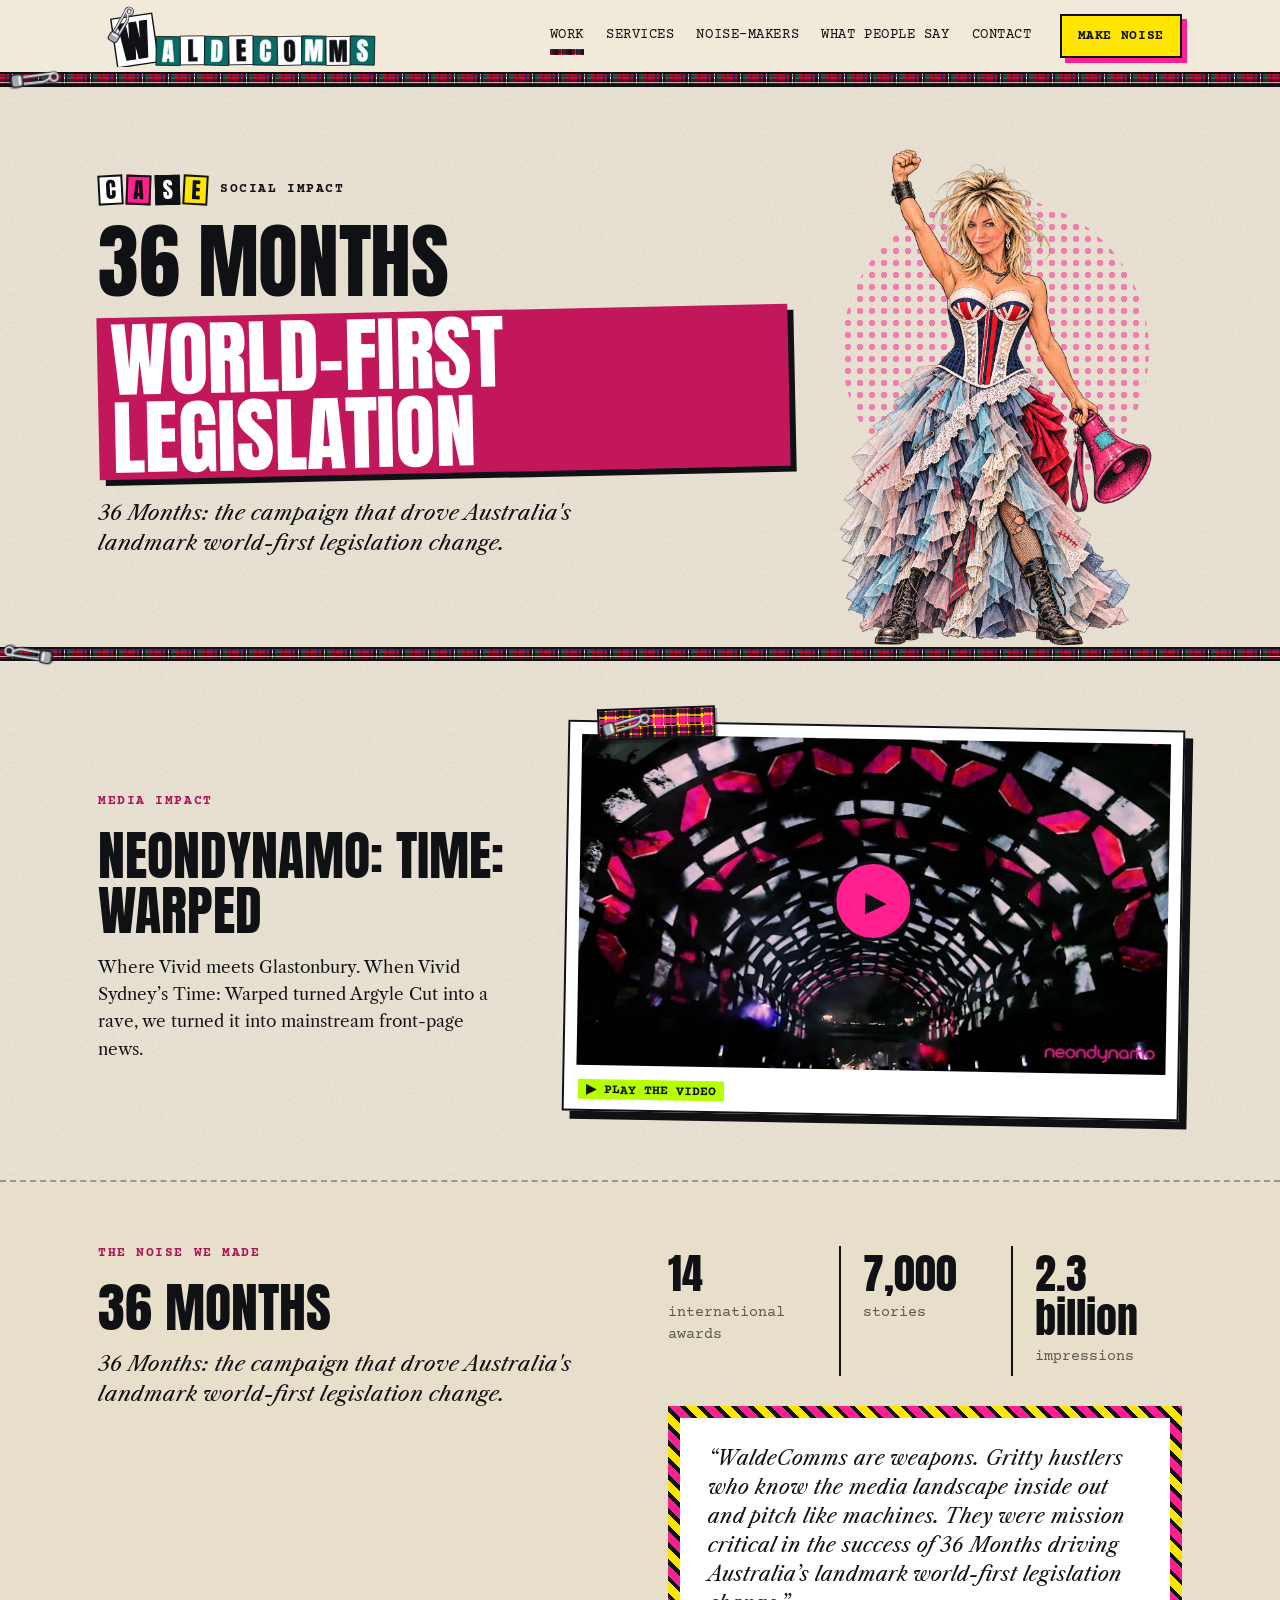
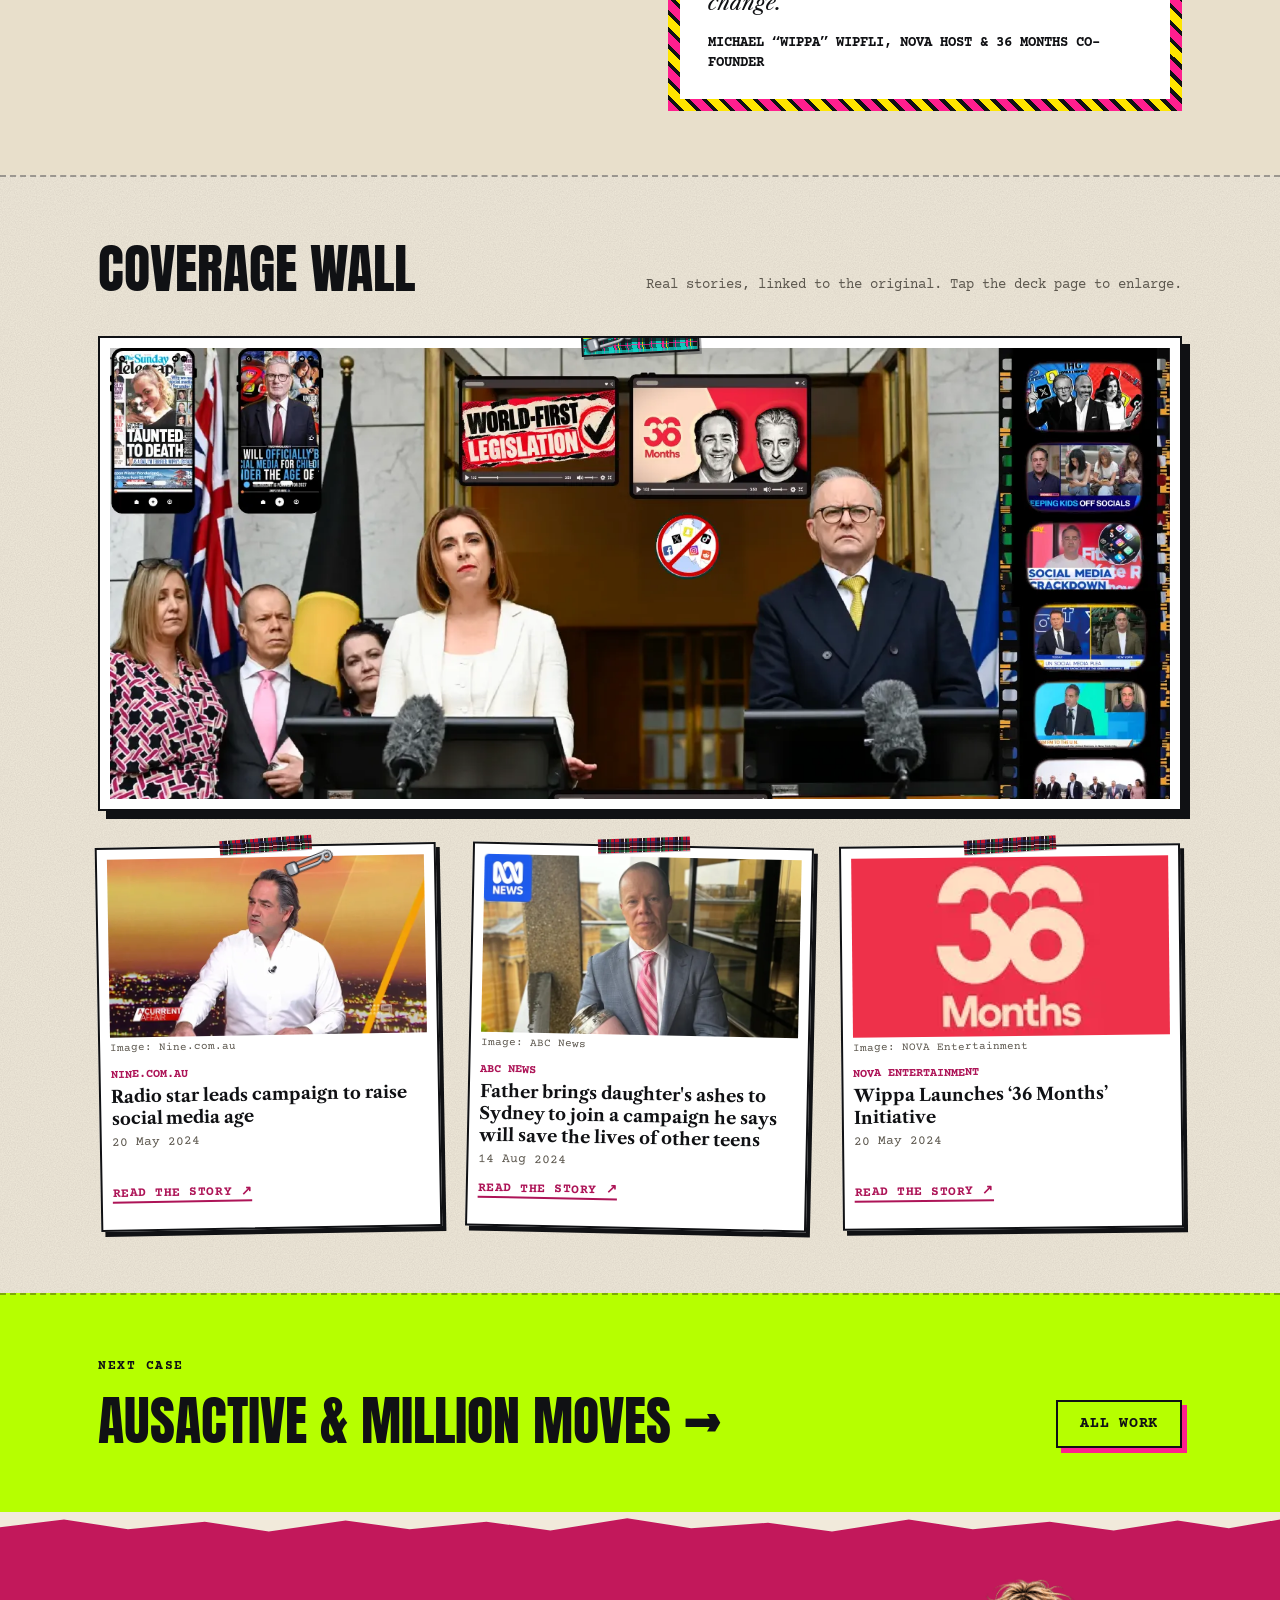
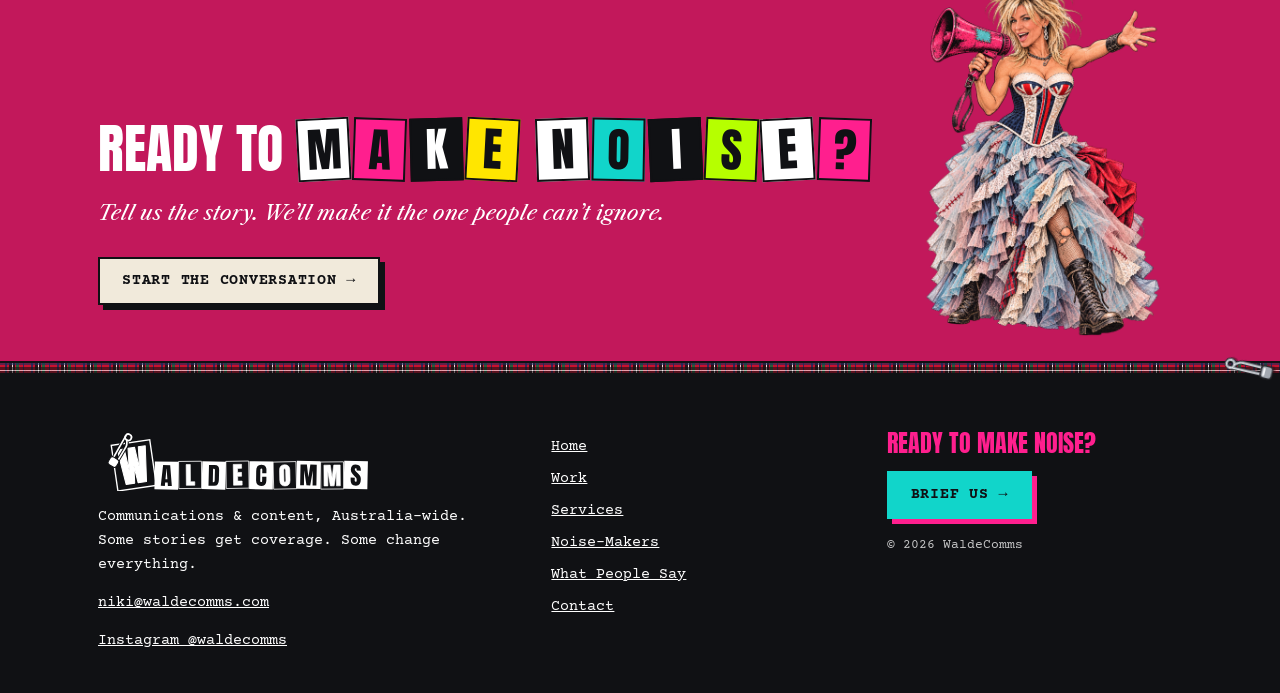
<file: work/36-months/index.html>
<!doctype html><html lang="en-AU"><head><meta charset="utf-8"><meta name="robots" content="noindex"><meta http-equiv="Cache-Control" content="no-cache, no-store, must-revalidate"><meta http-equiv="Pragma" content="no-cache"><meta http-equiv="Expires" content="0"><meta name="wc-ver" content="bb0a2c1914"><script>(function(){try{var v=document.querySelector('meta[name=wc-ver]').content,k='wcv-'+location.pathname;fetch(location.pathname+'?nc='+Date.now(),{cache:'no-store'}).then(function(r){return r.text()}).then(function(t){var m=t.match(/name="wc-ver" content="([0-9a-f]+)"/);if(m&&m[1]!==v&&sessionStorage.getItem(k)!==m[1]){sessionStorage.setItem(k,m[1]);var q=new URLSearchParams(location.search);q.set('v',m[1]);location.replace(location.pathname+'?'+q+location.hash)}})}catch(e){}})()</script><script>(function(u){if(/iP(hone|ad|od)/.test(u)||(/Safari[/]/.test(u)&&!/Chrome|Chromium|CriOS|FxiOS|Edg|Android/.test(u)))document.documentElement.classList.add("no-alpha")})(navigator.userAgent)</script><meta name="viewport" content="width=device-width,initial-scale=1">
<title>36 Months | WaldeComms</title><meta name="description" content="36 Months: the campaign that drove Australia&#x27;s landmark world-first legislation change."><meta name="theme-color" content="#101114">
<link rel="icon" type="image/svg+xml" href="../../img/favicon.svg?v=c53e393b"><link rel="icon" type="image/png" sizes="32x32" href="../../img/favicon-32.png?v=c53e393b"><link rel="icon" type="image/png" sizes="64x64" href="../../img/favicon-64.png?v=c53e393b"><link rel="apple-touch-icon" href="../../img/apple-touch-icon.png?v=c53e393b">
<link rel="preload" href="../../fonts/anton.woff2" as="font" type="font/woff2" crossorigin><link rel="preload" href="../../fonts/courier-prime-bold.woff2" as="font" type="font/woff2" crossorigin>
<link rel="stylesheet" href="../../css/site.css?v=bb0a2c1914">
<script>document.documentElement.classList.add('js')</script></head><body>
<a class="skiplink" href="#main">Skip to content</a>
<header class="hdr"><div class="wrap hdr__in"><a class="logo" href="../../?intro=1&amp;v=bb0a2c1914" aria-label="WaldeComms home (replays the intro)"><img src="../../img/waldecomms-lockup-color.svg?v=c53e393b" alt="WaldeComms" width="279" height="62"></a>
<nav class="nav" aria-label="Main"><a href="../../work/?v=bb0a2c1914" aria-current=page>Work</a><a href="../../services/?v=bb0a2c1914">Services</a><a href="../../noise-makers/?v=bb0a2c1914">Noise-Makers</a><a href="../../what-people-say/?v=bb0a2c1914">What People Say</a><a href="../../contact/?v=bb0a2c1914">Contact</a></nav><div class="hdr-cta"><a class="btn btn--sm" href="../../contact/?v=bb0a2c1914" data-cta>Make noise</a>
<a class="mnav-open" href="#mmenu" role="button" aria-expanded="false" aria-controls="mmenu" aria-label="Menu"><span class="burger" aria-hidden="true"><i></i><i></i><i></i></span><span class="mnav-l">Menu</span></a></div></div><div class="tartan" aria-hidden="true"><span class="pin" aria-hidden="true" style="left:26px;--rot:84deg"></span></div></header>
<div class="mmenu" id="mmenu" role="dialog" aria-modal="true" aria-label="Site menu"><div class="mmenu__top"><img src="../../img/waldecomms-lockup-white.svg?v=c53e393b" alt="" width="207" height="46"><a class="mmenu__close" href="#" role="button" aria-label="Close menu">Close ✕</a></div><nav aria-label="Mobile"><a href="../../?v=bb0a2c1914">Home</a><a href="../../work/?v=bb0a2c1914" aria-current="page">Work</a><a href="../../services/?v=bb0a2c1914">Services</a><a href="../../noise-makers/?v=bb0a2c1914">Noise-Makers</a><a href="../../what-people-say/?v=bb0a2c1914">What People Say</a><a href="../../contact/?v=bb0a2c1914">Contact</a></nav><a class="btn btn--teal mmenu__cta" href="../../contact/?v=bb0a2c1914">Make noise →</a></div>
<main id="main"><section class="hero hero--case"><div class="wrap hero__in"><div class="hero__t"><p class="kick"><span class="ransom"><span class="sr">CASE</span><span class="ransom__v" aria-hidden="true"><span class="rw"><span class="rt rt--0" style="--r:-3deg">C</span><span class="rt rt--1" style="--r:2deg">A</span><span class="rt rt--2" style="--r:-1.5deg">S</span><span class="rt rt--3" style="--r:3deg">E</span></span></span></span> <span>Social impact</span></p><h1 class="h1"><span class="h1__a">36 Months</span> <span class="h1__b">World-first legislation</span></h1><p class="sub">36 Months: the campaign that drove Australia&#x27;s landmark world-first legislation change.</p></div><figure class="hero__me"><div class="halo" aria-hidden="true"></div><img src="../../img/niki-rebel.png?v=bb0a2c1914" alt="Illustration of Niki Waldegrave with her fist raised, megaphone at her side" width="1024" height="1536" data-pose="rebel" fetchpriority="high"></figure></div></section><div class="tt" aria-hidden="true"><span class="pin" aria-hidden="true" style="left:18px;--rot:-80deg"></span></div><section class="sec" data-now-showing aria-labelledby="ns-h"><div class="wrap reel"><div><p class="kick kick--ink"> <span>Media Impact</span></p><h2 id="ns-h">NeonDynamo: Time: Warped</h2><p>Where Vivid meets Glastonbury. When Vivid Sydney’s Time: Warped turned Argyle Cut into a rave, we turned it into mainstream front-page news.</p></div>
<button class="reel__f" type="button" data-yt="TSCt61_0Z-E" aria-label="Play the NeonDynamo Time: Warped video"><span class="tape tape--l tape--p" aria-hidden="true"></span><img src="../../img/neon-poster.webp?v=bb0a2c1914" alt="NeonDynamo Time: Warped video still" width="1280" height="720" loading="lazy"><span class="reel__play" aria-hidden="true">▶</span><span class="reel__cap">▶ Play the video</span></button></div></section>
<!-- Challenge copy not in the deck: needs WaldeComms input before launch -->
<section class="sec sec--alt" data-fit-exempt="m" data-fit-reason="case story stacks on mobile"><div class="wrap split"><div><p class="kick kick--ink"> <span>The noise we made</span></p><h2>36 Months</h2><p class="lead" style="margin-top:14px">36 Months: the campaign that drove Australia&#x27;s landmark world-first legislation change.</p></div>
<div><div class="cols cols--3" style="grid-template-columns:repeat(3,minmax(0,1fr))"><div><b>14</b><span>international awards</span></div><div><b>7,000</b><span>stories</span></div><div><b>2.3 billion</b><span>impressions</span></div></div><figure class="quote-sm"><blockquote>“WaldeComms are weapons. Gritty hustlers who know the media landscape inside out and pitch like machines. They were mission critical in the success of 36 Months driving Australia’s landmark world-first legislation change.”</blockquote><figcaption>Michael “Wippa” Wipfli, Nova host &amp; 36 Months co-founder</figcaption></figure></div></div></section>
<section class="sec" data-fit-exempt="all" data-fit-reason="coverage wall"><div class="wrap"><div class="sec__hd"><h2>Coverage wall</h2><p class="note">Real stories, linked to the original. Tap the deck page to enlarge.</p></div><button type="button" class="wall__deck wall__deck--crop" data-full="../../img/deck-36-months.webp?v=bb0a2c1914" data-crop="1"><span class="tape" aria-hidden="true"></span><img src="../../img/deck-36-months.webp?v=bb0a2c1914" alt="36 Months coverage page from the WaldeComms deck" loading="lazy" width="1467" height="826"><span class="sr">Enlarge</span></button><div class="clips"><article class="clip" style="--r:-1deg"><span class="pin pin--d" aria-hidden="true" style="left:calc(50% + 34px);top:-10px;--rot:70deg"></span><figure class="clip__img"><img src="../../img/coverage/36-months-1.webp?v=bb0a2c1914" alt="" loading="lazy" width="720" height="405"><figcaption>Image: Nine.com.au</figcaption></figure><p class="clip__o">Nine.com.au</p><p class="clip__h">Radio star leads campaign to raise social media age</p><p class="clip__d"><time datetime="2024-05-20">20 May 2024</time></p><a class="lnk" href="https://www.nine.com.au/australia-news/a-current-affair/radio-star-michael-wippa-leads-campaign-to-raise-social-media-age-20240520-p5rhs5.html" target="_blank" rel="noopener">Read the story ↗<span class="sr"> (opens Nine.com.au in a new tab)</span></a></article><article class="clip" style="--r:1.2deg"><figure class="clip__img"><img src="../../img/coverage/36-months-2.webp?v=bb0a2c1914" alt="" loading="lazy" width="720" height="405"><figcaption>Image: ABC News</figcaption></figure><p class="clip__o">ABC News</p><p class="clip__h">Father brings daughter&#x27;s ashes to Sydney to join a campaign he says will save the lives of other teens</p><p class="clip__d"><time datetime="2024-08-14">14 Aug 2024</time></p><a class="lnk" href="https://www.abc.net.au/news/2024-08-14/social-media-petition-nsw-parliament-teenager-age-limit/104224520" target="_blank" rel="noopener">Read the story ↗<span class="sr"> (opens ABC News in a new tab)</span></a></article><article class="clip" style="--r:-0.6deg"><figure class="clip__img"><img src="../../img/coverage/36-months-3.webp?v=bb0a2c1914" alt="" loading="lazy" width="720" height="405"><figcaption>Image: NOVA Entertainment</figcaption></figure><p class="clip__o">NOVA Entertainment</p><p class="clip__h">Wippa Launches ‘36 Months’ Initiative</p><p class="clip__d"><time datetime="2024-05-20">20 May 2024</time></p><a class="lnk" href="https://www.novaentertainment.com.au/news/wippa-launches-36-months-initiative" target="_blank" rel="noopener">Read the story ↗<span class="sr"> (opens NOVA Entertainment in a new tab)</span></a></article></div></div></section>
<section class="sec sec--lime"><div class="wrap nextc"><div><p class="kick kick--ink"> <span>Next case</span></p><h2><a href="../../work/million-moves-ausactive/?v=bb0a2c1914">AUSactive &amp; Million Moves →</a></h2></div><a class="btn btn--ghost" href="../../work/?v=bb0a2c1914">All work</a></div></section><section class="cta cta-band" aria-labelledby="cta-h"><div class="torn" aria-hidden="true"></div><div class="wrap cta__in"><div><h2 id="cta-h"><span>Ready to</span> <span class="ransom"><span class="sr">MAKE NOISE?</span><span class="ransom__v" aria-hidden="true"><span class="rw"><span class="rt rt--0" style="--r:-3deg">M</span><span class="rt rt--1" style="--r:2deg">A</span><span class="rt rt--2" style="--r:-1.5deg">K</span><span class="rt rt--3" style="--r:3deg">E</span></span><span class="rw"><span class="rt rt--0" style="--r:-2deg">N</span><span class="rt rt--4" style="--r:1deg">O</span><span class="rt rt--2" style="--r:-2.5deg">I</span><span class="rt rt--5" style="--r:2.5deg">S</span><span class="rt rt--0" style="--r:-3deg">E</span><span class="rt rt--1" style="--r:2deg">?</span></span></span></span></h2><p class="lead">Tell us the story. We’ll make it the one people can’t ignore.</p><a class="btn btn--paper" href="../../contact/?v=bb0a2c1914">Start the conversation →</a></div><img class="cta__me" src="../../img/niki-rally.png?v=bb0a2c1914" alt="Illustration of Niki Waldegrave calling through her megaphone" width="1024" height="1536" loading="lazy" data-pose="rally"></div></section></main>
<div class="tt" aria-hidden="true"><span class="pin pin--d" aria-hidden="true" style="right:22px;--rot:-76deg"></span></div><footer class="ftr"><div class="wrap ftr__in"><div><img class="ftr__lock" src="../../img/waldecomms-lockup-white.svg?v=c53e393b" alt="WaldeComms" width="272" height="60"><p>Communications &amp; content, Australia-wide.<br>Some stories get coverage. Some change everything.</p><p><a class="" href="mailto:niki@waldecomms.com?subject=Ready%20to%20make%20noise">niki@waldecomms.com</a></p><p><a href="https://instagram.com/waldecomms" rel="noopener" target="_blank">Instagram @waldecomms</a></p></div>
<nav aria-label="Footer"><a href="../../?v=bb0a2c1914">Home</a><a href="../../work/?v=bb0a2c1914">Work</a><a href="../../services/?v=bb0a2c1914">Services</a><a href="../../noise-makers/?v=bb0a2c1914">Noise-Makers</a><a href="../../what-people-say/?v=bb0a2c1914">What People Say</a><a href="../../contact/?v=bb0a2c1914">Contact</a></nav>
<div><p class="ftr__h">Ready to make noise?</p><a class="btn btn--teal" href="../../contact/?v=bb0a2c1914">Brief us →</a><p><small>© 2026 WaldeComms</small></p></div></div></footer>
<div class="lb" role="dialog" aria-modal="true" aria-label="Viewer"><button class="btn btn--teal btn--sm" type="button">Close ✕</button></div>
<script src="../../js/hubspot-attribution.js?v=bb0a2c1914"></script><script async defer id="hs-script-loader" src="https://js-ap1.hs-scripts.com/443929027.js"></script><script src="../../js/site.js?v=bb0a2c1914" defer></script></body></html>
</file>
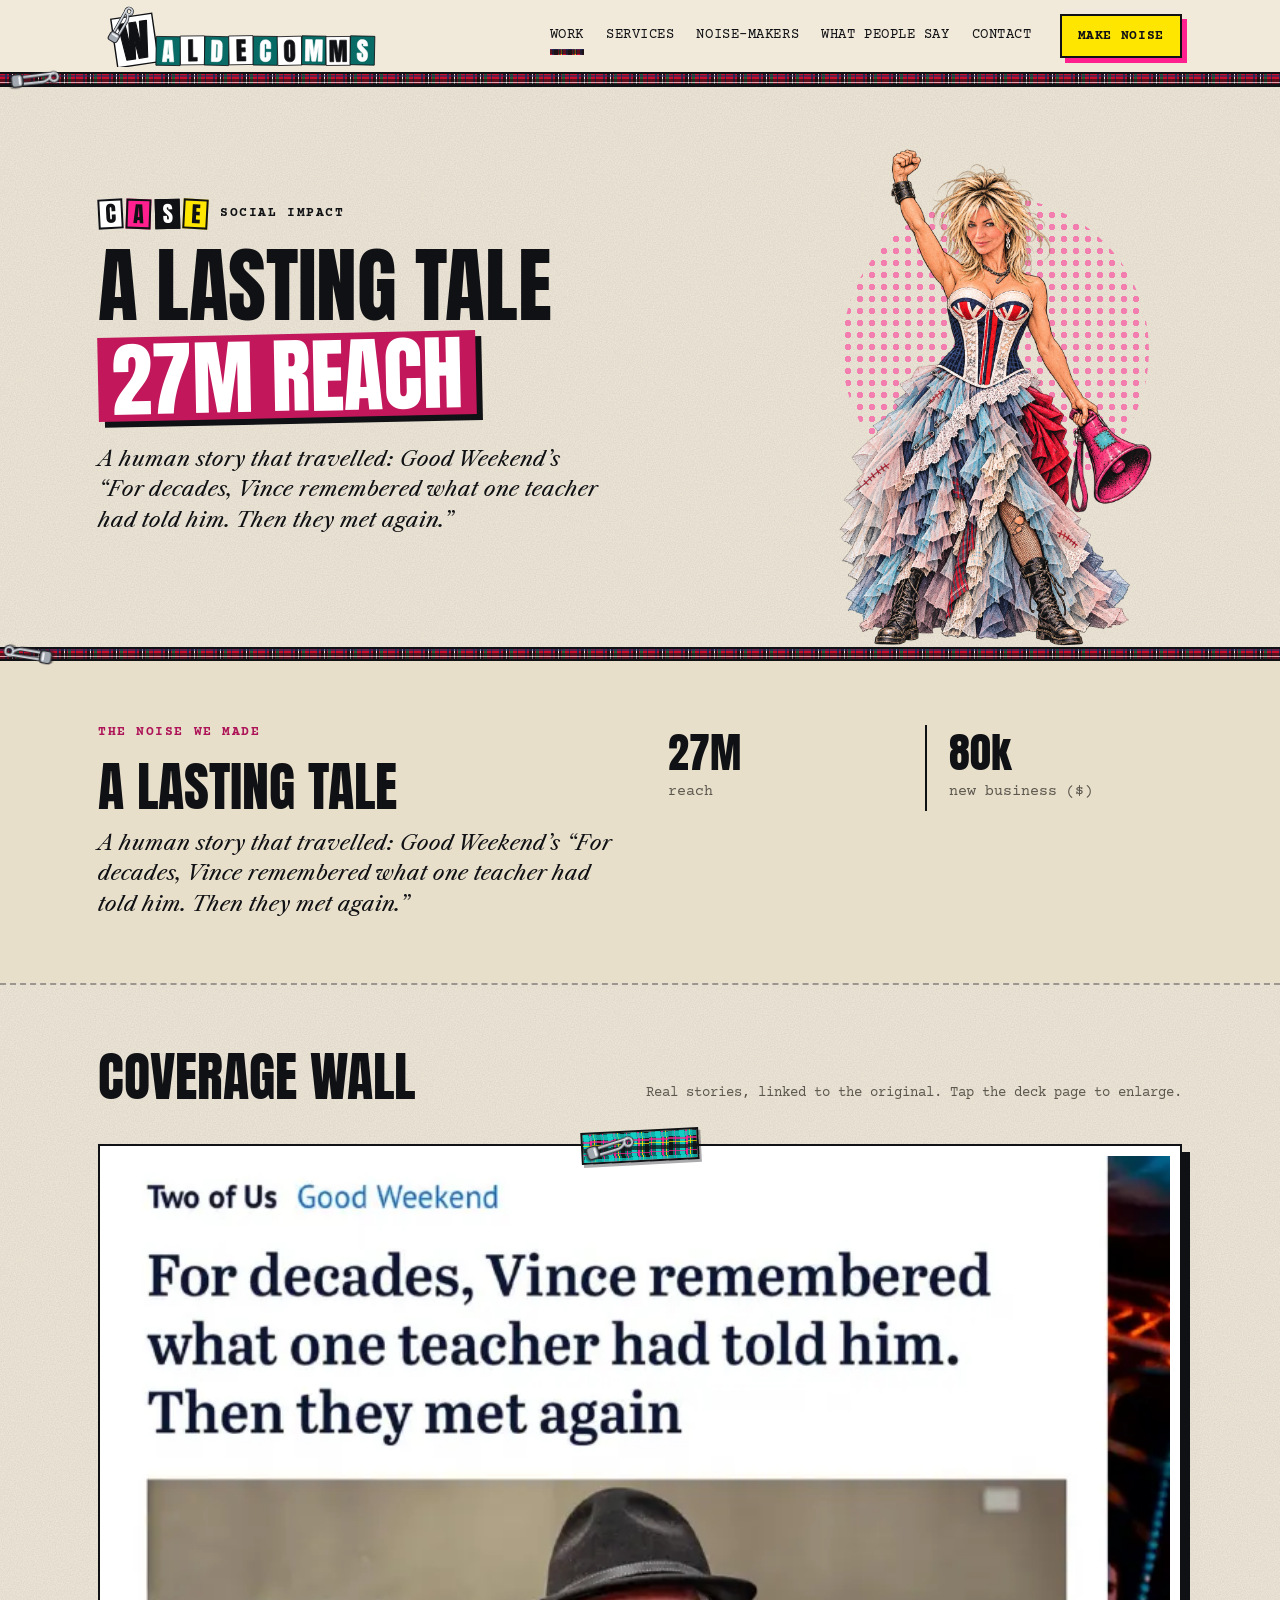
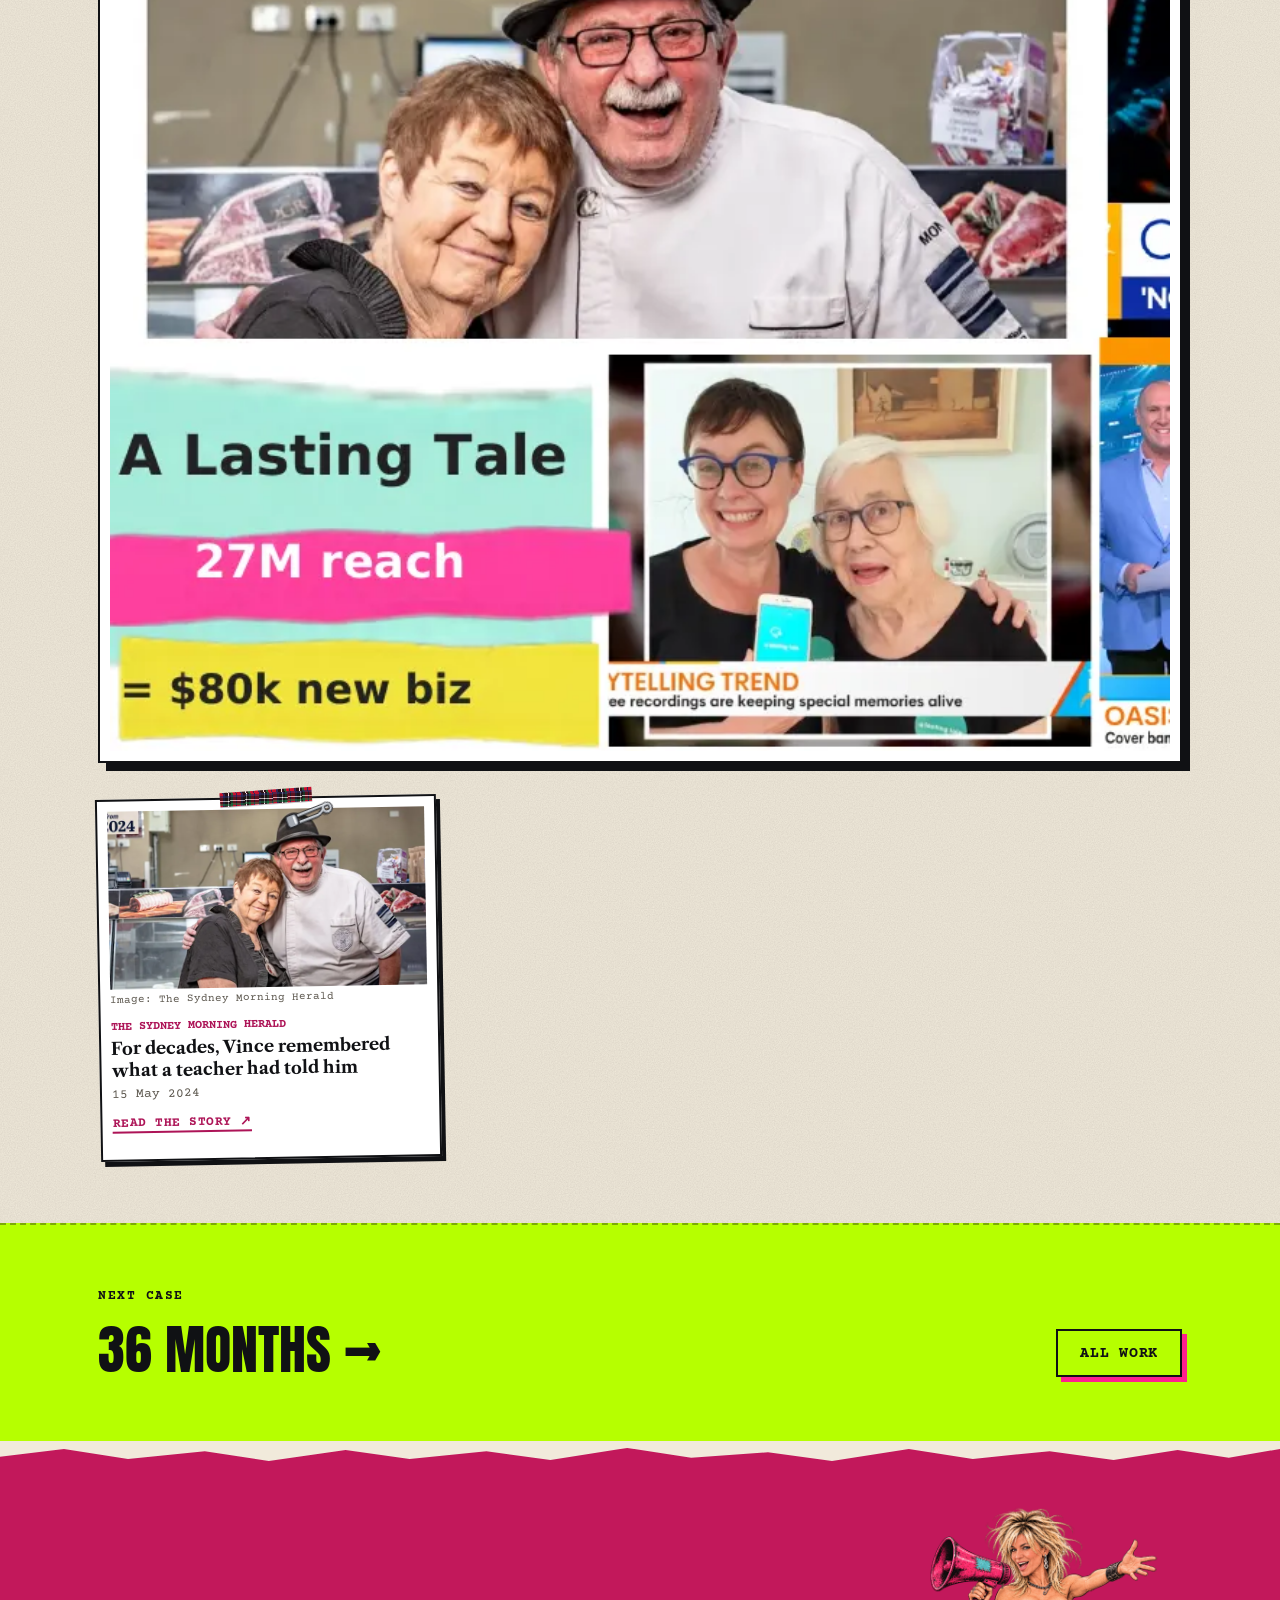
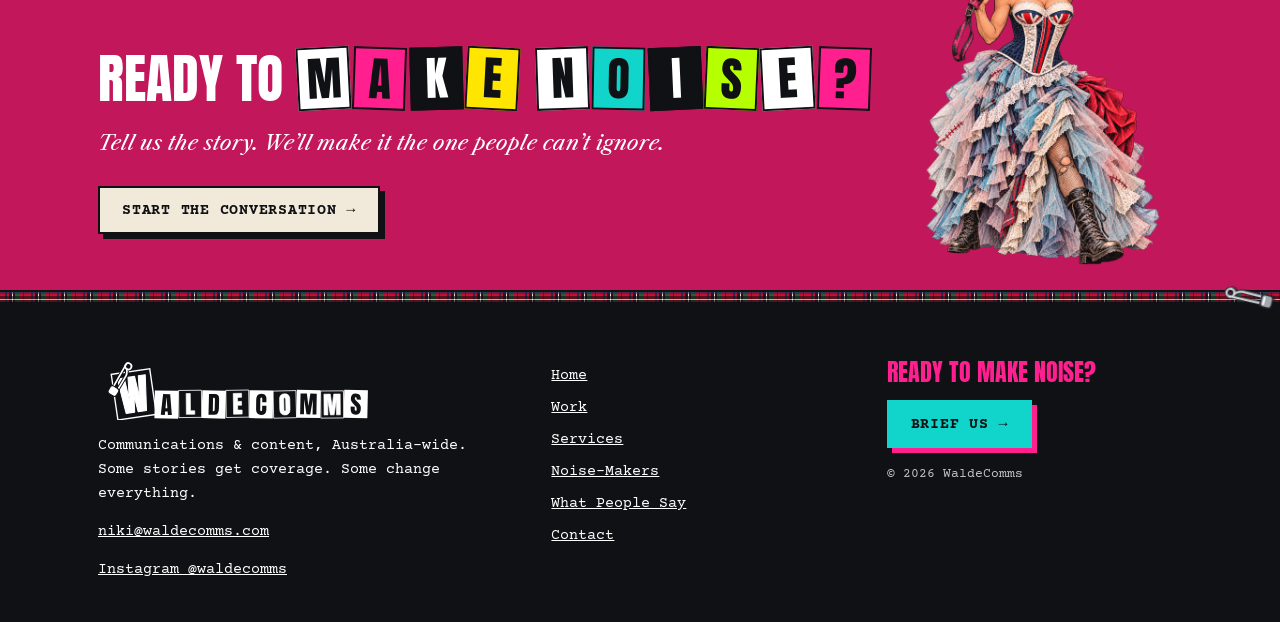
<file: work/a-lasting-tale/index.html>
<!doctype html><html lang="en-AU"><head><meta charset="utf-8"><meta name="robots" content="noindex"><meta http-equiv="Cache-Control" content="no-cache, no-store, must-revalidate"><meta http-equiv="Pragma" content="no-cache"><meta http-equiv="Expires" content="0"><meta name="wc-ver" content="bb0a2c1914"><script>(function(){try{var v=document.querySelector('meta[name=wc-ver]').content,k='wcv-'+location.pathname;fetch(location.pathname+'?nc='+Date.now(),{cache:'no-store'}).then(function(r){return r.text()}).then(function(t){var m=t.match(/name="wc-ver" content="([0-9a-f]+)"/);if(m&&m[1]!==v&&sessionStorage.getItem(k)!==m[1]){sessionStorage.setItem(k,m[1]);var q=new URLSearchParams(location.search);q.set('v',m[1]);location.replace(location.pathname+'?'+q+location.hash)}})}catch(e){}})()</script><script>(function(u){if(/iP(hone|ad|od)/.test(u)||(/Safari[/]/.test(u)&&!/Chrome|Chromium|CriOS|FxiOS|Edg|Android/.test(u)))document.documentElement.classList.add("no-alpha")})(navigator.userAgent)</script><meta name="viewport" content="width=device-width,initial-scale=1">
<title>A Lasting Tale | WaldeComms</title><meta name="description" content="A human story that travelled: Good Weekend’s “For decades, Vince remembered what one teacher had told him. Then they met again.”"><meta name="theme-color" content="#101114">
<link rel="icon" type="image/svg+xml" href="../../img/favicon.svg?v=c53e393b"><link rel="icon" type="image/png" sizes="32x32" href="../../img/favicon-32.png?v=c53e393b"><link rel="icon" type="image/png" sizes="64x64" href="../../img/favicon-64.png?v=c53e393b"><link rel="apple-touch-icon" href="../../img/apple-touch-icon.png?v=c53e393b">
<link rel="preload" href="../../fonts/anton.woff2" as="font" type="font/woff2" crossorigin><link rel="preload" href="../../fonts/courier-prime-bold.woff2" as="font" type="font/woff2" crossorigin>
<link rel="stylesheet" href="../../css/site.css?v=bb0a2c1914">
<script>document.documentElement.classList.add('js')</script></head><body>
<a class="skiplink" href="#main">Skip to content</a>
<header class="hdr"><div class="wrap hdr__in"><a class="logo" href="../../?intro=1&amp;v=bb0a2c1914" aria-label="WaldeComms home (replays the intro)"><img src="../../img/waldecomms-lockup-color.svg?v=c53e393b" alt="WaldeComms" width="279" height="62"></a>
<nav class="nav" aria-label="Main"><a href="../../work/?v=bb0a2c1914" aria-current=page>Work</a><a href="../../services/?v=bb0a2c1914">Services</a><a href="../../noise-makers/?v=bb0a2c1914">Noise-Makers</a><a href="../../what-people-say/?v=bb0a2c1914">What People Say</a><a href="../../contact/?v=bb0a2c1914">Contact</a></nav><div class="hdr-cta"><a class="btn btn--sm" href="../../contact/?v=bb0a2c1914" data-cta>Make noise</a>
<a class="mnav-open" href="#mmenu" role="button" aria-expanded="false" aria-controls="mmenu" aria-label="Menu"><span class="burger" aria-hidden="true"><i></i><i></i><i></i></span><span class="mnav-l">Menu</span></a></div></div><div class="tartan" aria-hidden="true"><span class="pin" aria-hidden="true" style="left:26px;--rot:84deg"></span></div></header>
<div class="mmenu" id="mmenu" role="dialog" aria-modal="true" aria-label="Site menu"><div class="mmenu__top"><img src="../../img/waldecomms-lockup-white.svg?v=c53e393b" alt="" width="207" height="46"><a class="mmenu__close" href="#" role="button" aria-label="Close menu">Close ✕</a></div><nav aria-label="Mobile"><a href="../../?v=bb0a2c1914">Home</a><a href="../../work/?v=bb0a2c1914" aria-current="page">Work</a><a href="../../services/?v=bb0a2c1914">Services</a><a href="../../noise-makers/?v=bb0a2c1914">Noise-Makers</a><a href="../../what-people-say/?v=bb0a2c1914">What People Say</a><a href="../../contact/?v=bb0a2c1914">Contact</a></nav><a class="btn btn--teal mmenu__cta" href="../../contact/?v=bb0a2c1914">Make noise →</a></div>
<main id="main"><section class="hero hero--case"><div class="wrap hero__in"><div class="hero__t"><p class="kick"><span class="ransom"><span class="sr">CASE</span><span class="ransom__v" aria-hidden="true"><span class="rw"><span class="rt rt--0" style="--r:-3deg">C</span><span class="rt rt--1" style="--r:2deg">A</span><span class="rt rt--2" style="--r:-1.5deg">S</span><span class="rt rt--3" style="--r:3deg">E</span></span></span></span> <span>Social impact</span></p><h1 class="h1"><span class="h1__a">A Lasting Tale</span> <span class="h1__b">27M reach</span></h1><p class="sub">A human story that travelled: Good Weekend’s “For decades, Vince remembered what one teacher had told him. Then they met again.”</p></div><figure class="hero__me"><div class="halo" aria-hidden="true"></div><img src="../../img/niki-rebel.png?v=bb0a2c1914" alt="Illustration of Niki Waldegrave with her fist raised, megaphone at her side" width="1024" height="1536" data-pose="rebel" fetchpriority="high"></figure></div></section><div class="tt" aria-hidden="true"><span class="pin" aria-hidden="true" style="left:18px;--rot:-80deg"></span></div>
<!-- Challenge copy not in the deck: needs WaldeComms input before launch -->
<section class="sec sec--alt" data-fit-exempt="m" data-fit-reason="case story stacks on mobile"><div class="wrap split"><div><p class="kick kick--ink"> <span>The noise we made</span></p><h2>A Lasting Tale</h2><p class="lead" style="margin-top:14px">A human story that travelled: Good Weekend’s “For decades, Vince remembered what one teacher had told him. Then they met again.”</p></div>
<div><div class="cols cols--3" style="grid-template-columns:repeat(2,minmax(0,1fr))"><div><b>27M</b><span>reach</span></div><div><b>80k</b><span>new business ($)</span></div></div></div></div></section>
<section class="sec" data-fit-exempt="all" data-fit-reason="coverage wall"><div class="wrap"><div class="sec__hd"><h2>Coverage wall</h2><p class="note">Real stories, linked to the original. Tap the deck page to enlarge.</p></div><button type="button" class="wall__deck" data-full="../../img/deck-lasting-tale.webp?v=bb0a2c1914"><span class="tape" aria-hidden="true"></span><img src="../../img/deck-lasting-tale.webp?v=bb0a2c1914" alt="A Lasting Tale coverage page from the WaldeComms deck" loading="lazy" width="1467" height="826"><span class="sr">Enlarge</span></button><div class="clips"><article class="clip" style="--r:-1deg"><span class="pin pin--d" aria-hidden="true" style="left:calc(50% + 34px);top:-10px;--rot:70deg"></span><figure class="clip__img"><img src="../../img/coverage/a-lasting-tale-1.webp?v=bb0a2c1914" alt="" loading="lazy" width="720" height="405"><figcaption>Image: The Sydney Morning Herald</figcaption></figure><p class="clip__o">The Sydney Morning Herald</p><p class="clip__h">For decades, Vince remembered what a teacher had told him</p><p class="clip__d"><time datetime="2024-05-15">15 May 2024</time></p><a class="lnk" href="https://www.smh.com.au/national/for-decades-vince-remembered-what-one-teacher-had-told-him-then-they-met-again-20240412-p5fjct.html" target="_blank" rel="noopener">Read the story ↗<span class="sr"> (opens The Sydney Morning Herald in a new tab)</span></a></article></div></div></section>
<section class="sec sec--lime"><div class="wrap nextc"><div><p class="kick kick--ink"> <span>Next case</span></p><h2><a href="../../work/36-months/?v=bb0a2c1914">36 Months →</a></h2></div><a class="btn btn--ghost" href="../../work/?v=bb0a2c1914">All work</a></div></section><section class="cta cta-band" aria-labelledby="cta-h"><div class="torn" aria-hidden="true"></div><div class="wrap cta__in"><div><h2 id="cta-h"><span>Ready to</span> <span class="ransom"><span class="sr">MAKE NOISE?</span><span class="ransom__v" aria-hidden="true"><span class="rw"><span class="rt rt--0" style="--r:-3deg">M</span><span class="rt rt--1" style="--r:2deg">A</span><span class="rt rt--2" style="--r:-1.5deg">K</span><span class="rt rt--3" style="--r:3deg">E</span></span><span class="rw"><span class="rt rt--0" style="--r:-2deg">N</span><span class="rt rt--4" style="--r:1deg">O</span><span class="rt rt--2" style="--r:-2.5deg">I</span><span class="rt rt--5" style="--r:2.5deg">S</span><span class="rt rt--0" style="--r:-3deg">E</span><span class="rt rt--1" style="--r:2deg">?</span></span></span></span></h2><p class="lead">Tell us the story. We’ll make it the one people can’t ignore.</p><a class="btn btn--paper" href="../../contact/?v=bb0a2c1914">Start the conversation →</a></div><img class="cta__me" src="../../img/niki-rally.png?v=bb0a2c1914" alt="Illustration of Niki Waldegrave calling through her megaphone" width="1024" height="1536" loading="lazy" data-pose="rally"></div></section></main>
<div class="tt" aria-hidden="true"><span class="pin pin--d" aria-hidden="true" style="right:22px;--rot:-76deg"></span></div><footer class="ftr"><div class="wrap ftr__in"><div><img class="ftr__lock" src="../../img/waldecomms-lockup-white.svg?v=c53e393b" alt="WaldeComms" width="272" height="60"><p>Communications &amp; content, Australia-wide.<br>Some stories get coverage. Some change everything.</p><p><a class="" href="mailto:niki@waldecomms.com?subject=Ready%20to%20make%20noise">niki@waldecomms.com</a></p><p><a href="https://instagram.com/waldecomms" rel="noopener" target="_blank">Instagram @waldecomms</a></p></div>
<nav aria-label="Footer"><a href="../../?v=bb0a2c1914">Home</a><a href="../../work/?v=bb0a2c1914">Work</a><a href="../../services/?v=bb0a2c1914">Services</a><a href="../../noise-makers/?v=bb0a2c1914">Noise-Makers</a><a href="../../what-people-say/?v=bb0a2c1914">What People Say</a><a href="../../contact/?v=bb0a2c1914">Contact</a></nav>
<div><p class="ftr__h">Ready to make noise?</p><a class="btn btn--teal" href="../../contact/?v=bb0a2c1914">Brief us →</a><p><small>© 2026 WaldeComms</small></p></div></div></footer>
<div class="lb" role="dialog" aria-modal="true" aria-label="Viewer"><button class="btn btn--teal btn--sm" type="button">Close ✕</button></div>
<script src="../../js/hubspot-attribution.js?v=bb0a2c1914"></script><script async defer id="hs-script-loader" src="https://js-ap1.hs-scripts.com/443929027.js"></script><script src="../../js/site.js?v=bb0a2c1914" defer></script></body></html>
</file>
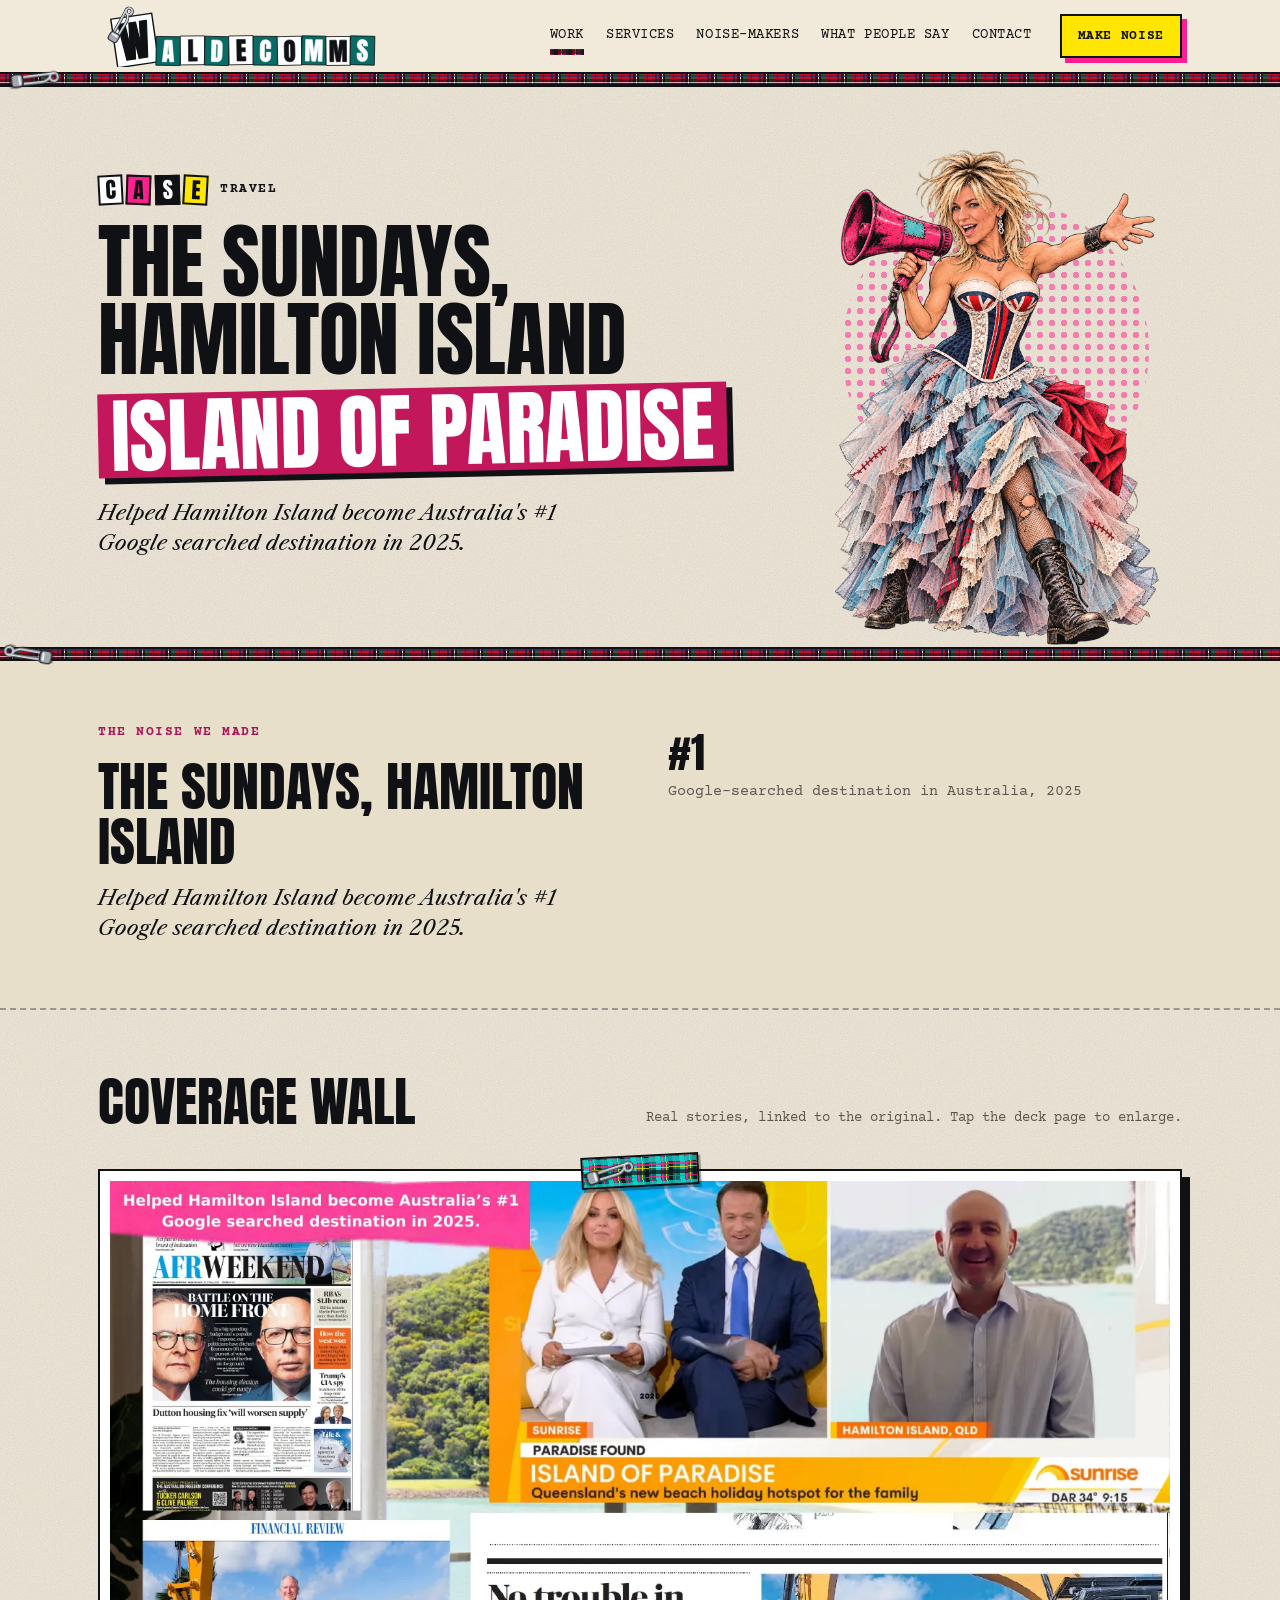
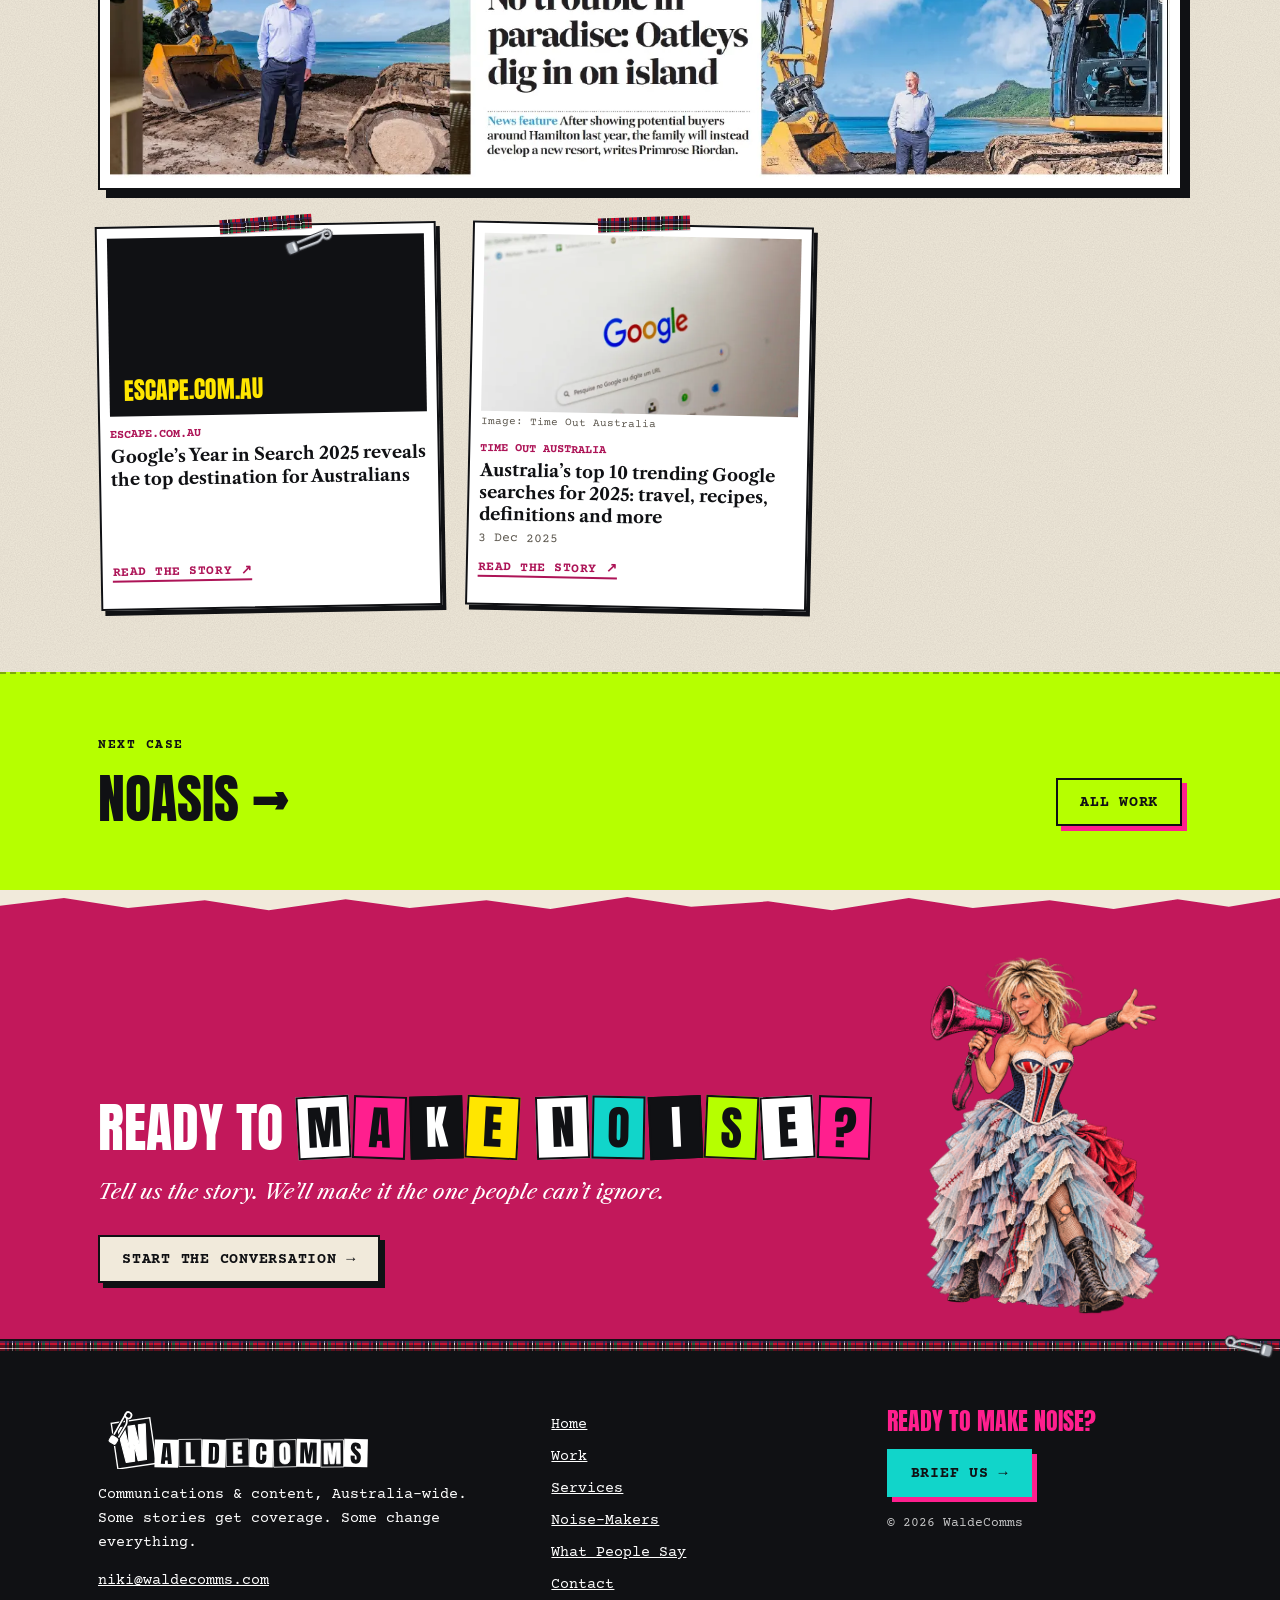
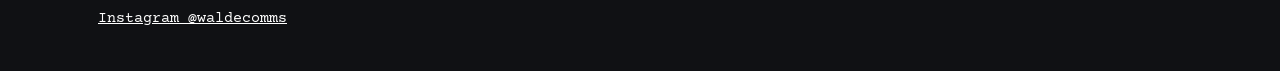
<file: work/hamilton-island/index.html>
<!doctype html><html lang="en-AU"><head><meta charset="utf-8"><meta name="robots" content="noindex"><meta http-equiv="Cache-Control" content="no-cache, no-store, must-revalidate"><meta http-equiv="Pragma" content="no-cache"><meta http-equiv="Expires" content="0"><meta name="wc-ver" content="bb0a2c1914"><script>(function(){try{var v=document.querySelector('meta[name=wc-ver]').content,k='wcv-'+location.pathname;fetch(location.pathname+'?nc='+Date.now(),{cache:'no-store'}).then(function(r){return r.text()}).then(function(t){var m=t.match(/name="wc-ver" content="([0-9a-f]+)"/);if(m&&m[1]!==v&&sessionStorage.getItem(k)!==m[1]){sessionStorage.setItem(k,m[1]);var q=new URLSearchParams(location.search);q.set('v',m[1]);location.replace(location.pathname+'?'+q+location.hash)}})}catch(e){}})()</script><script>(function(u){if(/iP(hone|ad|od)/.test(u)||(/Safari[/]/.test(u)&&!/Chrome|Chromium|CriOS|FxiOS|Edg|Android/.test(u)))document.documentElement.classList.add("no-alpha")})(navigator.userAgent)</script><meta name="viewport" content="width=device-width,initial-scale=1">
<title>The Sundays, Hamilton Island | WaldeComms</title><meta name="description" content="Helped Hamilton Island become Australia&#x27;s #1 Google searched destination in 2025."><meta name="theme-color" content="#101114">
<link rel="icon" type="image/svg+xml" href="../../img/favicon.svg?v=c53e393b"><link rel="icon" type="image/png" sizes="32x32" href="../../img/favicon-32.png?v=c53e393b"><link rel="icon" type="image/png" sizes="64x64" href="../../img/favicon-64.png?v=c53e393b"><link rel="apple-touch-icon" href="../../img/apple-touch-icon.png?v=c53e393b">
<link rel="preload" href="../../fonts/anton.woff2" as="font" type="font/woff2" crossorigin><link rel="preload" href="../../fonts/courier-prime-bold.woff2" as="font" type="font/woff2" crossorigin>
<link rel="stylesheet" href="../../css/site.css?v=bb0a2c1914">
<script>document.documentElement.classList.add('js')</script></head><body>
<a class="skiplink" href="#main">Skip to content</a>
<header class="hdr"><div class="wrap hdr__in"><a class="logo" href="../../?intro=1&amp;v=bb0a2c1914" aria-label="WaldeComms home (replays the intro)"><img src="../../img/waldecomms-lockup-color.svg?v=c53e393b" alt="WaldeComms" width="279" height="62"></a>
<nav class="nav" aria-label="Main"><a href="../../work/?v=bb0a2c1914" aria-current=page>Work</a><a href="../../services/?v=bb0a2c1914">Services</a><a href="../../noise-makers/?v=bb0a2c1914">Noise-Makers</a><a href="../../what-people-say/?v=bb0a2c1914">What People Say</a><a href="../../contact/?v=bb0a2c1914">Contact</a></nav><div class="hdr-cta"><a class="btn btn--sm" href="../../contact/?v=bb0a2c1914" data-cta>Make noise</a>
<a class="mnav-open" href="#mmenu" role="button" aria-expanded="false" aria-controls="mmenu" aria-label="Menu"><span class="burger" aria-hidden="true"><i></i><i></i><i></i></span><span class="mnav-l">Menu</span></a></div></div><div class="tartan" aria-hidden="true"><span class="pin" aria-hidden="true" style="left:26px;--rot:84deg"></span></div></header>
<div class="mmenu" id="mmenu" role="dialog" aria-modal="true" aria-label="Site menu"><div class="mmenu__top"><img src="../../img/waldecomms-lockup-white.svg?v=c53e393b" alt="" width="207" height="46"><a class="mmenu__close" href="#" role="button" aria-label="Close menu">Close ✕</a></div><nav aria-label="Mobile"><a href="../../?v=bb0a2c1914">Home</a><a href="../../work/?v=bb0a2c1914" aria-current="page">Work</a><a href="../../services/?v=bb0a2c1914">Services</a><a href="../../noise-makers/?v=bb0a2c1914">Noise-Makers</a><a href="../../what-people-say/?v=bb0a2c1914">What People Say</a><a href="../../contact/?v=bb0a2c1914">Contact</a></nav><a class="btn btn--teal mmenu__cta" href="../../contact/?v=bb0a2c1914">Make noise →</a></div>
<main id="main"><section class="hero hero--case"><div class="wrap hero__in"><div class="hero__t"><p class="kick"><span class="ransom"><span class="sr">CASE</span><span class="ransom__v" aria-hidden="true"><span class="rw"><span class="rt rt--0" style="--r:-3deg">C</span><span class="rt rt--1" style="--r:2deg">A</span><span class="rt rt--2" style="--r:-1.5deg">S</span><span class="rt rt--3" style="--r:3deg">E</span></span></span></span> <span>Travel</span></p><h1 class="h1"><span class="h1__a">The Sundays, Hamilton Island</span> <span class="h1__b">Island of paradise</span></h1><p class="sub">Helped Hamilton Island become Australia&#x27;s #1 Google searched destination in 2025.</p></div><figure class="hero__me"><div class="halo" aria-hidden="true"></div><img src="../../img/niki-rally.png?v=bb0a2c1914" alt="Illustration of Niki Waldegrave calling through her megaphone" width="1024" height="1536" data-pose="rally" fetchpriority="high"></figure></div></section><div class="tt" aria-hidden="true"><span class="pin" aria-hidden="true" style="left:18px;--rot:-80deg"></span></div>
<!-- Challenge copy not in the deck: needs WaldeComms input before launch -->
<section class="sec sec--alt" data-fit-exempt="m" data-fit-reason="case story stacks on mobile"><div class="wrap split"><div><p class="kick kick--ink"> <span>The noise we made</span></p><h2>The Sundays, Hamilton Island</h2><p class="lead" style="margin-top:14px">Helped Hamilton Island become Australia&#x27;s #1 Google searched destination in 2025.</p></div>
<div><div class="cols cols--3" style="grid-template-columns:repeat(1,minmax(0,1fr))"><div><b>#1</b><span>Google-searched destination in Australia, 2025</span></div></div></div></div></section>
<section class="sec" data-fit-exempt="all" data-fit-reason="coverage wall"><div class="wrap"><div class="sec__hd"><h2>Coverage wall</h2><p class="note">Real stories, linked to the original. Tap the deck page to enlarge.</p></div><button type="button" class="wall__deck" data-full="../../img/deck-hamilton-island.webp?v=bb0a2c1914"><span class="tape" aria-hidden="true"></span><img src="../../img/deck-hamilton-island.webp?v=bb0a2c1914" alt="The Sundays, Hamilton Island coverage page from the WaldeComms deck" loading="lazy" width="1467" height="826"><span class="sr">Enlarge</span></button><div class="clips"><article class="clip" style="--r:-1deg"><span class="pin pin--d" aria-hidden="true" style="left:calc(50% + 34px);top:-10px;--rot:70deg"></span><div class="clip__ph" aria-hidden="true">escape.com.au</div><p class="clip__o">escape.com.au</p><p class="clip__h">Google’s Year in Search 2025 reveals the top destination for Australians</p><a class="lnk" href="https://www.escape.com.au/travel-advice/googles-2025-year-in-search-reports-reveals-surprising-top-destination-for-aussies/news-story/3e16ddceea5617f633cf41c7e747a659" target="_blank" rel="noopener">Read the story ↗<span class="sr"> (opens escape.com.au in a new tab)</span></a></article><article class="clip" style="--r:1.2deg"><figure class="clip__img"><img src="../../img/coverage/hamilton-island-2.webp?v=bb0a2c1914" alt="" loading="lazy" width="720" height="405"><figcaption>Image: Time Out Australia</figcaption></figure><p class="clip__o">Time Out Australia</p><p class="clip__h">Australia’s top 10 trending Google searches for 2025: travel, recipes, definitions and more</p><p class="clip__d"><time datetime="2025-12-03">3 Dec 2025</time></p><a class="lnk" href="https://www.timeout.com/australia/news/australias-top-10-trending-google-searches-for-2025-travel-recipes-definitions-and-more-120325" target="_blank" rel="noopener">Read the story ↗<span class="sr"> (opens Time Out Australia in a new tab)</span></a></article></div></div></section>
<section class="sec sec--lime"><div class="wrap nextc"><div><p class="kick kick--ink"> <span>Next case</span></p><h2><a href="../../work/noasis/?v=bb0a2c1914">Noasis →</a></h2></div><a class="btn btn--ghost" href="../../work/?v=bb0a2c1914">All work</a></div></section><section class="cta cta-band" aria-labelledby="cta-h"><div class="torn" aria-hidden="true"></div><div class="wrap cta__in"><div><h2 id="cta-h"><span>Ready to</span> <span class="ransom"><span class="sr">MAKE NOISE?</span><span class="ransom__v" aria-hidden="true"><span class="rw"><span class="rt rt--0" style="--r:-3deg">M</span><span class="rt rt--1" style="--r:2deg">A</span><span class="rt rt--2" style="--r:-1.5deg">K</span><span class="rt rt--3" style="--r:3deg">E</span></span><span class="rw"><span class="rt rt--0" style="--r:-2deg">N</span><span class="rt rt--4" style="--r:1deg">O</span><span class="rt rt--2" style="--r:-2.5deg">I</span><span class="rt rt--5" style="--r:2.5deg">S</span><span class="rt rt--0" style="--r:-3deg">E</span><span class="rt rt--1" style="--r:2deg">?</span></span></span></span></h2><p class="lead">Tell us the story. We’ll make it the one people can’t ignore.</p><a class="btn btn--paper" href="../../contact/?v=bb0a2c1914">Start the conversation →</a></div><img class="cta__me" src="../../img/niki-rally.png?v=bb0a2c1914" alt="Illustration of Niki Waldegrave calling through her megaphone" width="1024" height="1536" loading="lazy" data-pose="rally"></div></section></main>
<div class="tt" aria-hidden="true"><span class="pin pin--d" aria-hidden="true" style="right:22px;--rot:-76deg"></span></div><footer class="ftr"><div class="wrap ftr__in"><div><img class="ftr__lock" src="../../img/waldecomms-lockup-white.svg?v=c53e393b" alt="WaldeComms" width="272" height="60"><p>Communications &amp; content, Australia-wide.<br>Some stories get coverage. Some change everything.</p><p><a class="" href="mailto:niki@waldecomms.com?subject=Ready%20to%20make%20noise">niki@waldecomms.com</a></p><p><a href="https://instagram.com/waldecomms" rel="noopener" target="_blank">Instagram @waldecomms</a></p></div>
<nav aria-label="Footer"><a href="../../?v=bb0a2c1914">Home</a><a href="../../work/?v=bb0a2c1914">Work</a><a href="../../services/?v=bb0a2c1914">Services</a><a href="../../noise-makers/?v=bb0a2c1914">Noise-Makers</a><a href="../../what-people-say/?v=bb0a2c1914">What People Say</a><a href="../../contact/?v=bb0a2c1914">Contact</a></nav>
<div><p class="ftr__h">Ready to make noise?</p><a class="btn btn--teal" href="../../contact/?v=bb0a2c1914">Brief us →</a><p><small>© 2026 WaldeComms</small></p></div></div></footer>
<div class="lb" role="dialog" aria-modal="true" aria-label="Viewer"><button class="btn btn--teal btn--sm" type="button">Close ✕</button></div>
<script src="../../js/hubspot-attribution.js?v=bb0a2c1914"></script><script async defer id="hs-script-loader" src="https://js-ap1.hs-scripts.com/443929027.js"></script><script src="../../js/site.js?v=bb0a2c1914" defer></script></body></html>
</file>
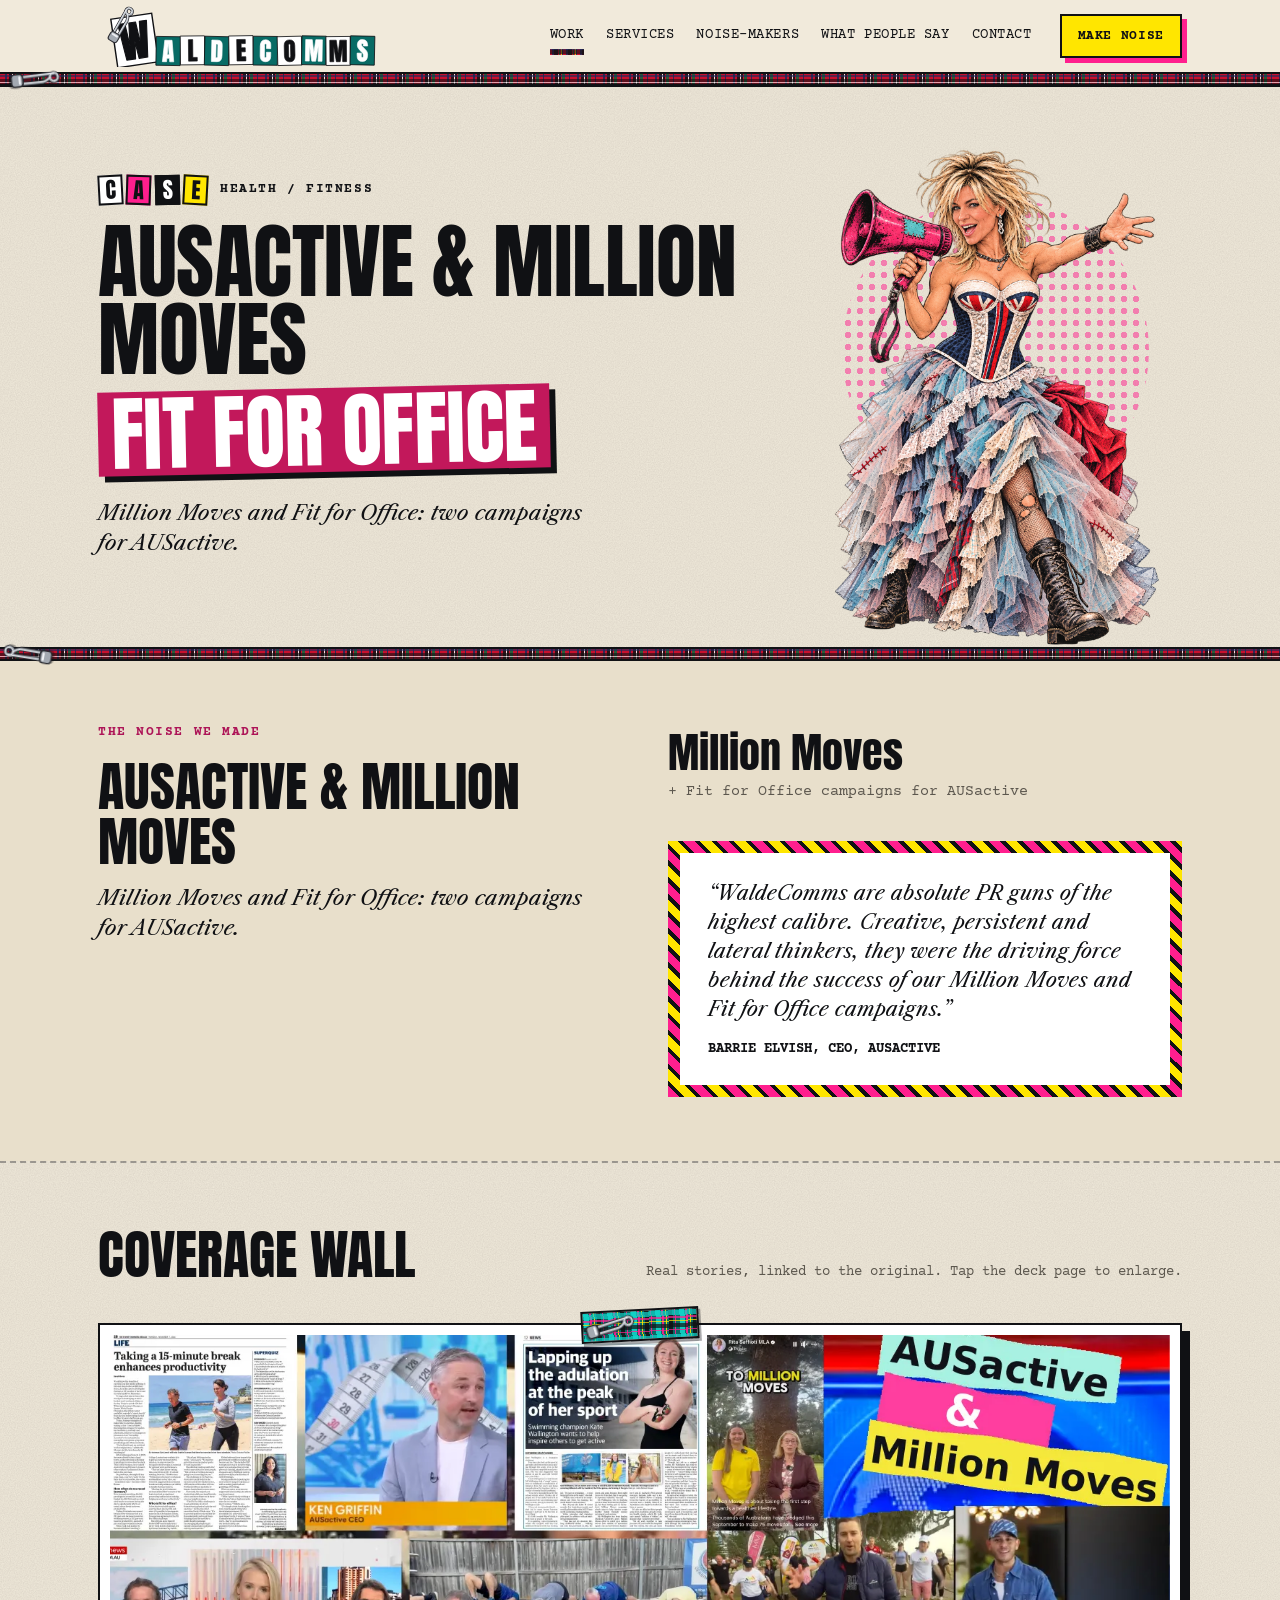
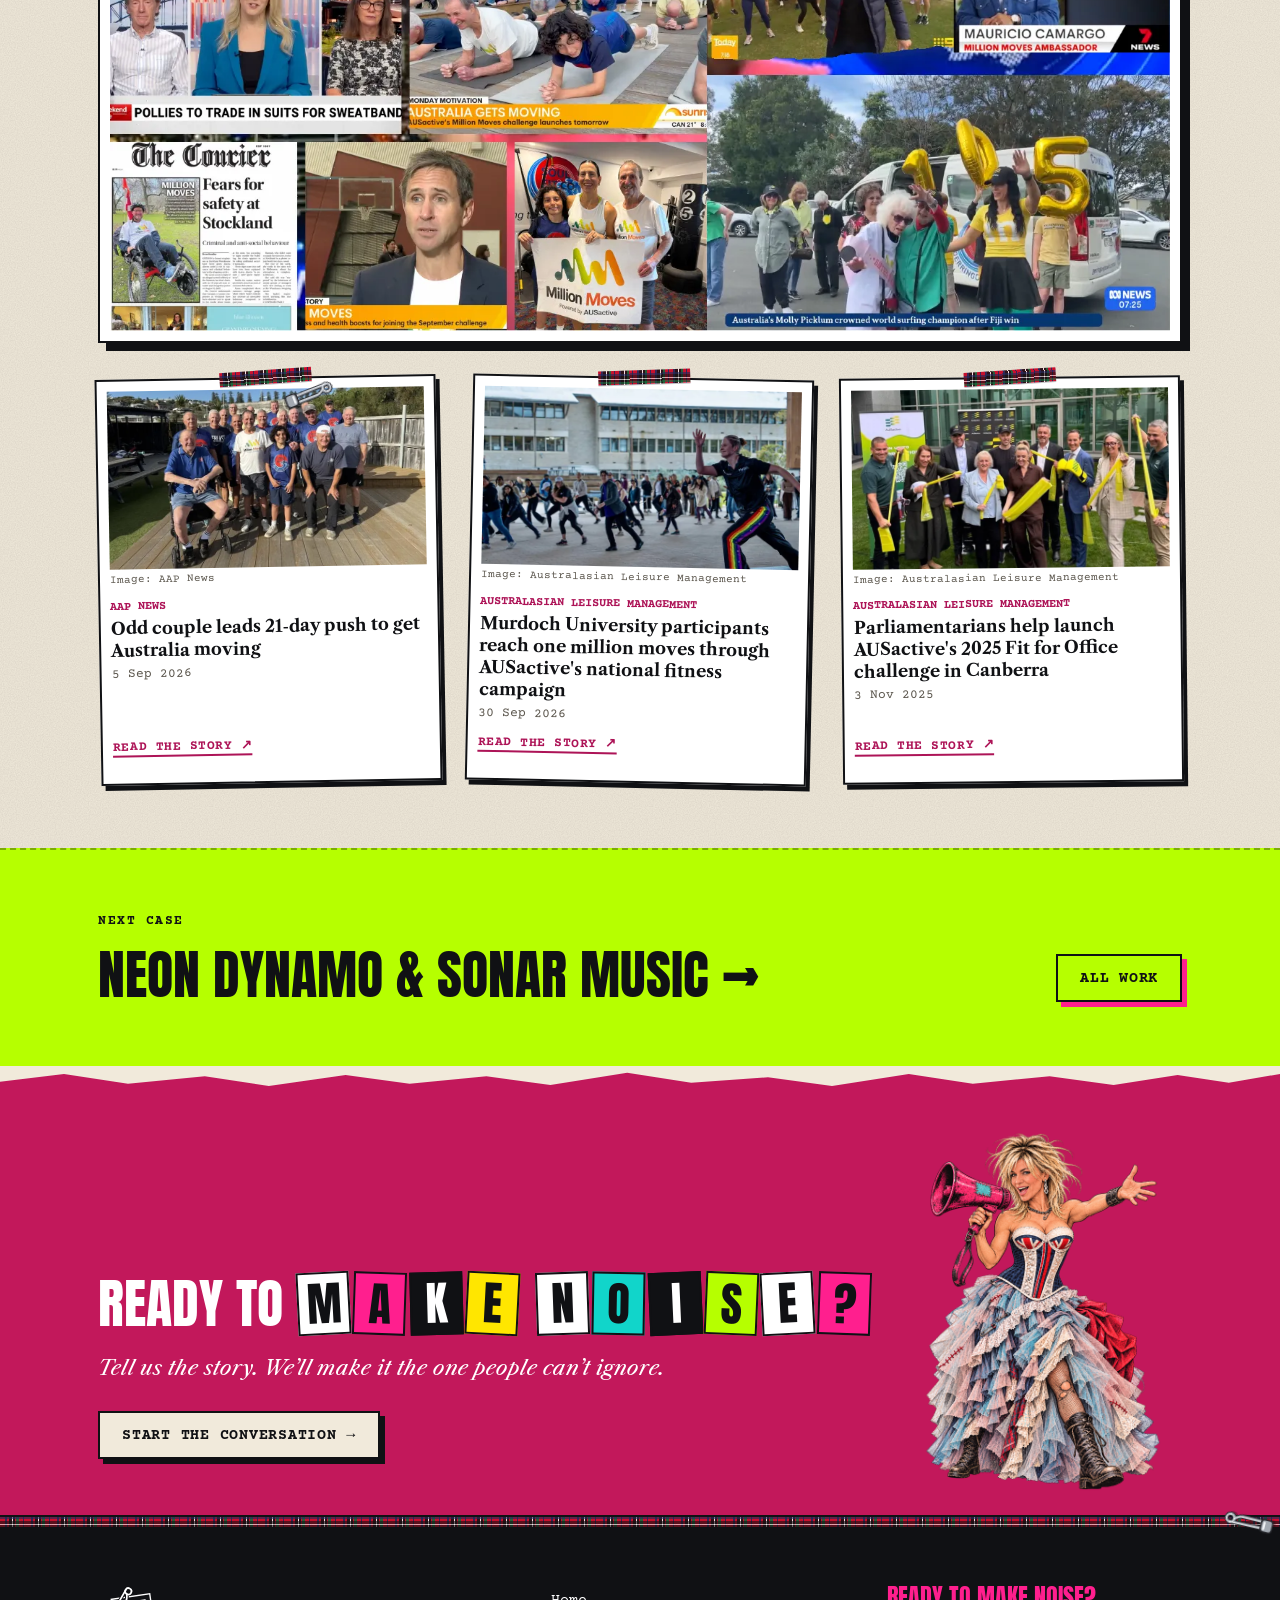
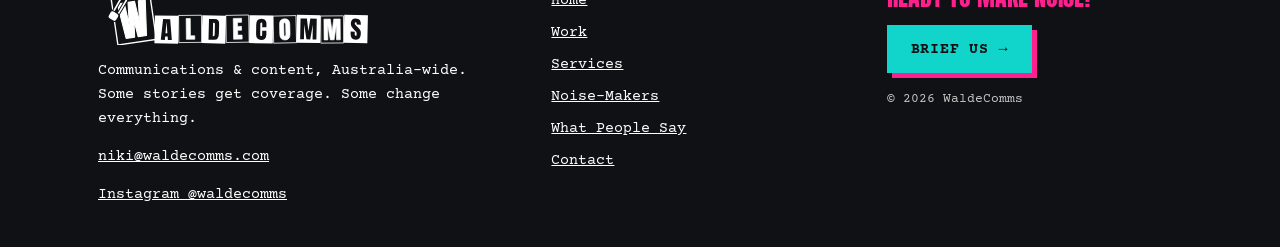
<file: work/million-moves-ausactive/index.html>
<!doctype html><html lang="en-AU"><head><meta charset="utf-8"><meta name="robots" content="noindex"><meta http-equiv="Cache-Control" content="no-cache, no-store, must-revalidate"><meta http-equiv="Pragma" content="no-cache"><meta http-equiv="Expires" content="0"><meta name="wc-ver" content="bb0a2c1914"><script>(function(){try{var v=document.querySelector('meta[name=wc-ver]').content,k='wcv-'+location.pathname;fetch(location.pathname+'?nc='+Date.now(),{cache:'no-store'}).then(function(r){return r.text()}).then(function(t){var m=t.match(/name="wc-ver" content="([0-9a-f]+)"/);if(m&&m[1]!==v&&sessionStorage.getItem(k)!==m[1]){sessionStorage.setItem(k,m[1]);var q=new URLSearchParams(location.search);q.set('v',m[1]);location.replace(location.pathname+'?'+q+location.hash)}})}catch(e){}})()</script><script>(function(u){if(/iP(hone|ad|od)/.test(u)||(/Safari[/]/.test(u)&&!/Chrome|Chromium|CriOS|FxiOS|Edg|Android/.test(u)))document.documentElement.classList.add("no-alpha")})(navigator.userAgent)</script><meta name="viewport" content="width=device-width,initial-scale=1">
<title>AUSactive &amp; Million Moves | WaldeComms</title><meta name="description" content="Million Moves and Fit for Office: two campaigns for AUSactive."><meta name="theme-color" content="#101114">
<link rel="icon" type="image/svg+xml" href="../../img/favicon.svg?v=c53e393b"><link rel="icon" type="image/png" sizes="32x32" href="../../img/favicon-32.png?v=c53e393b"><link rel="icon" type="image/png" sizes="64x64" href="../../img/favicon-64.png?v=c53e393b"><link rel="apple-touch-icon" href="../../img/apple-touch-icon.png?v=c53e393b">
<link rel="preload" href="../../fonts/anton.woff2" as="font" type="font/woff2" crossorigin><link rel="preload" href="../../fonts/courier-prime-bold.woff2" as="font" type="font/woff2" crossorigin>
<link rel="stylesheet" href="../../css/site.css?v=bb0a2c1914">
<script>document.documentElement.classList.add('js')</script></head><body>
<a class="skiplink" href="#main">Skip to content</a>
<header class="hdr"><div class="wrap hdr__in"><a class="logo" href="../../?intro=1&amp;v=bb0a2c1914" aria-label="WaldeComms home (replays the intro)"><img src="../../img/waldecomms-lockup-color.svg?v=c53e393b" alt="WaldeComms" width="279" height="62"></a>
<nav class="nav" aria-label="Main"><a href="../../work/?v=bb0a2c1914" aria-current=page>Work</a><a href="../../services/?v=bb0a2c1914">Services</a><a href="../../noise-makers/?v=bb0a2c1914">Noise-Makers</a><a href="../../what-people-say/?v=bb0a2c1914">What People Say</a><a href="../../contact/?v=bb0a2c1914">Contact</a></nav><div class="hdr-cta"><a class="btn btn--sm" href="../../contact/?v=bb0a2c1914" data-cta>Make noise</a>
<a class="mnav-open" href="#mmenu" role="button" aria-expanded="false" aria-controls="mmenu" aria-label="Menu"><span class="burger" aria-hidden="true"><i></i><i></i><i></i></span><span class="mnav-l">Menu</span></a></div></div><div class="tartan" aria-hidden="true"><span class="pin" aria-hidden="true" style="left:26px;--rot:84deg"></span></div></header>
<div class="mmenu" id="mmenu" role="dialog" aria-modal="true" aria-label="Site menu"><div class="mmenu__top"><img src="../../img/waldecomms-lockup-white.svg?v=c53e393b" alt="" width="207" height="46"><a class="mmenu__close" href="#" role="button" aria-label="Close menu">Close ✕</a></div><nav aria-label="Mobile"><a href="../../?v=bb0a2c1914">Home</a><a href="../../work/?v=bb0a2c1914" aria-current="page">Work</a><a href="../../services/?v=bb0a2c1914">Services</a><a href="../../noise-makers/?v=bb0a2c1914">Noise-Makers</a><a href="../../what-people-say/?v=bb0a2c1914">What People Say</a><a href="../../contact/?v=bb0a2c1914">Contact</a></nav><a class="btn btn--teal mmenu__cta" href="../../contact/?v=bb0a2c1914">Make noise →</a></div>
<main id="main"><section class="hero hero--case"><div class="wrap hero__in"><div class="hero__t"><p class="kick"><span class="ransom"><span class="sr">CASE</span><span class="ransom__v" aria-hidden="true"><span class="rw"><span class="rt rt--0" style="--r:-3deg">C</span><span class="rt rt--1" style="--r:2deg">A</span><span class="rt rt--2" style="--r:-1.5deg">S</span><span class="rt rt--3" style="--r:3deg">E</span></span></span></span> <span>Health / Fitness</span></p><h1 class="h1"><span class="h1__a">AUSactive &amp; Million Moves</span> <span class="h1__b">Fit for Office</span></h1><p class="sub">Million Moves and Fit for Office: two campaigns for AUSactive.</p></div><figure class="hero__me"><div class="halo" aria-hidden="true"></div><img src="../../img/niki-rally.png?v=bb0a2c1914" alt="Illustration of Niki Waldegrave calling through her megaphone" width="1024" height="1536" data-pose="rally" fetchpriority="high"></figure></div></section><div class="tt" aria-hidden="true"><span class="pin" aria-hidden="true" style="left:18px;--rot:-80deg"></span></div>
<!-- Challenge copy not in the deck: needs WaldeComms input before launch -->
<section class="sec sec--alt" data-fit-exempt="m" data-fit-reason="case story stacks on mobile"><div class="wrap split"><div><p class="kick kick--ink"> <span>The noise we made</span></p><h2>AUSactive &amp; Million Moves</h2><p class="lead" style="margin-top:14px">Million Moves and Fit for Office: two campaigns for AUSactive.</p></div>
<div><div class="cols cols--3" style="grid-template-columns:repeat(1,minmax(0,1fr))"><div><b>Million Moves</b><span>+ Fit for Office campaigns for AUSactive</span></div></div><figure class="quote-sm"><blockquote>“WaldeComms are absolute PR guns of the highest calibre. Creative, persistent and lateral thinkers, they were the driving force behind the success of our Million Moves and Fit for Office campaigns.”</blockquote><figcaption>Barrie Elvish, CEO, AUSactive</figcaption></figure></div></div></section>
<section class="sec" data-fit-exempt="all" data-fit-reason="coverage wall"><div class="wrap"><div class="sec__hd"><h2>Coverage wall</h2><p class="note">Real stories, linked to the original. Tap the deck page to enlarge.</p></div><button type="button" class="wall__deck" data-full="../../img/deck-million-moves.webp?v=bb0a2c1914"><span class="tape" aria-hidden="true"></span><img src="../../img/deck-million-moves.webp?v=bb0a2c1914" alt="AUSactive &amp; Million Moves coverage page from the WaldeComms deck" loading="lazy" width="1467" height="826"><span class="sr">Enlarge</span></button><div class="clips"><article class="clip" style="--r:-1deg"><span class="pin pin--d" aria-hidden="true" style="left:calc(50% + 34px);top:-10px;--rot:70deg"></span><figure class="clip__img"><img src="../../img/coverage/million-moves-ausactive-1.webp?v=bb0a2c1914" alt="" loading="lazy" width="720" height="405"><figcaption>Image: AAP News</figcaption></figure><p class="clip__o">AAP News</p><p class="clip__h">Odd couple leads 21‑day push to get Australia moving</p><p class="clip__d"><time datetime="2026-09-05">5 Sep 2026</time></p><a class="lnk" href="https://aapnews.aap.com.au/news/odd-couple-leads-21-day-push-to-get-australia-moving" target="_blank" rel="noopener">Read the story ↗<span class="sr"> (opens AAP News in a new tab)</span></a></article><article class="clip" style="--r:1.2deg"><figure class="clip__img"><img src="../../img/coverage/million-moves-ausactive-2.webp?v=bb0a2c1914" alt="" loading="lazy" width="720" height="405"><figcaption>Image: Australasian Leisure Management</figcaption></figure><p class="clip__o">Australasian Leisure Management</p><p class="clip__h">Murdoch University participants reach one million moves through AUSactive&#x27;s national fitness campaign</p><p class="clip__d"><time datetime="2026-09-30">30 Sep 2026</time></p><a class="lnk" href="https://www.ausleisure.com.au/news/murdoch-university-reaches-one-million-moves-in-national-fitness-campaign" target="_blank" rel="noopener">Read the story ↗<span class="sr"> (opens Australasian Leisure Management in a new tab)</span></a></article><article class="clip" style="--r:-0.6deg"><figure class="clip__img"><img src="../../img/coverage/million-moves-ausactive-3.webp?v=bb0a2c1914" alt="" loading="lazy" width="720" height="405"><figcaption>Image: Australasian Leisure Management</figcaption></figure><p class="clip__o">Australasian Leisure Management</p><p class="clip__h">Parliamentarians help launch AUSactive&#x27;s 2025 Fit for Office challenge in Canberra</p><p class="clip__d"><time datetime="2025-11-03">3 Nov 2025</time></p><a class="lnk" href="https://www.ausleisure.com.au/news/parliamentarians-help-launch-ausactives-2025-fit-for-office-challenge-in-canberra" target="_blank" rel="noopener">Read the story ↗<span class="sr"> (opens Australasian Leisure Management in a new tab)</span></a></article></div></div></section>
<section class="sec sec--lime"><div class="wrap nextc"><div><p class="kick kick--ink"> <span>Next case</span></p><h2><a href="../../work/neon-dynamo-sonar-music/?v=bb0a2c1914">Neon Dynamo &amp; Sonar Music →</a></h2></div><a class="btn btn--ghost" href="../../work/?v=bb0a2c1914">All work</a></div></section><section class="cta cta-band" aria-labelledby="cta-h"><div class="torn" aria-hidden="true"></div><div class="wrap cta__in"><div><h2 id="cta-h"><span>Ready to</span> <span class="ransom"><span class="sr">MAKE NOISE?</span><span class="ransom__v" aria-hidden="true"><span class="rw"><span class="rt rt--0" style="--r:-3deg">M</span><span class="rt rt--1" style="--r:2deg">A</span><span class="rt rt--2" style="--r:-1.5deg">K</span><span class="rt rt--3" style="--r:3deg">E</span></span><span class="rw"><span class="rt rt--0" style="--r:-2deg">N</span><span class="rt rt--4" style="--r:1deg">O</span><span class="rt rt--2" style="--r:-2.5deg">I</span><span class="rt rt--5" style="--r:2.5deg">S</span><span class="rt rt--0" style="--r:-3deg">E</span><span class="rt rt--1" style="--r:2deg">?</span></span></span></span></h2><p class="lead">Tell us the story. We’ll make it the one people can’t ignore.</p><a class="btn btn--paper" href="../../contact/?v=bb0a2c1914">Start the conversation →</a></div><img class="cta__me" src="../../img/niki-rally.png?v=bb0a2c1914" alt="Illustration of Niki Waldegrave calling through her megaphone" width="1024" height="1536" loading="lazy" data-pose="rally"></div></section></main>
<div class="tt" aria-hidden="true"><span class="pin pin--d" aria-hidden="true" style="right:22px;--rot:-76deg"></span></div><footer class="ftr"><div class="wrap ftr__in"><div><img class="ftr__lock" src="../../img/waldecomms-lockup-white.svg?v=c53e393b" alt="WaldeComms" width="272" height="60"><p>Communications &amp; content, Australia-wide.<br>Some stories get coverage. Some change everything.</p><p><a class="" href="mailto:niki@waldecomms.com?subject=Ready%20to%20make%20noise">niki@waldecomms.com</a></p><p><a href="https://instagram.com/waldecomms" rel="noopener" target="_blank">Instagram @waldecomms</a></p></div>
<nav aria-label="Footer"><a href="../../?v=bb0a2c1914">Home</a><a href="../../work/?v=bb0a2c1914">Work</a><a href="../../services/?v=bb0a2c1914">Services</a><a href="../../noise-makers/?v=bb0a2c1914">Noise-Makers</a><a href="../../what-people-say/?v=bb0a2c1914">What People Say</a><a href="../../contact/?v=bb0a2c1914">Contact</a></nav>
<div><p class="ftr__h">Ready to make noise?</p><a class="btn btn--teal" href="../../contact/?v=bb0a2c1914">Brief us →</a><p><small>© 2026 WaldeComms</small></p></div></div></footer>
<div class="lb" role="dialog" aria-modal="true" aria-label="Viewer"><button class="btn btn--teal btn--sm" type="button">Close ✕</button></div>
<script src="../../js/hubspot-attribution.js?v=bb0a2c1914"></script><script async defer id="hs-script-loader" src="https://js-ap1.hs-scripts.com/443929027.js"></script><script src="../../js/site.js?v=bb0a2c1914" defer></script></body></html>
</file>
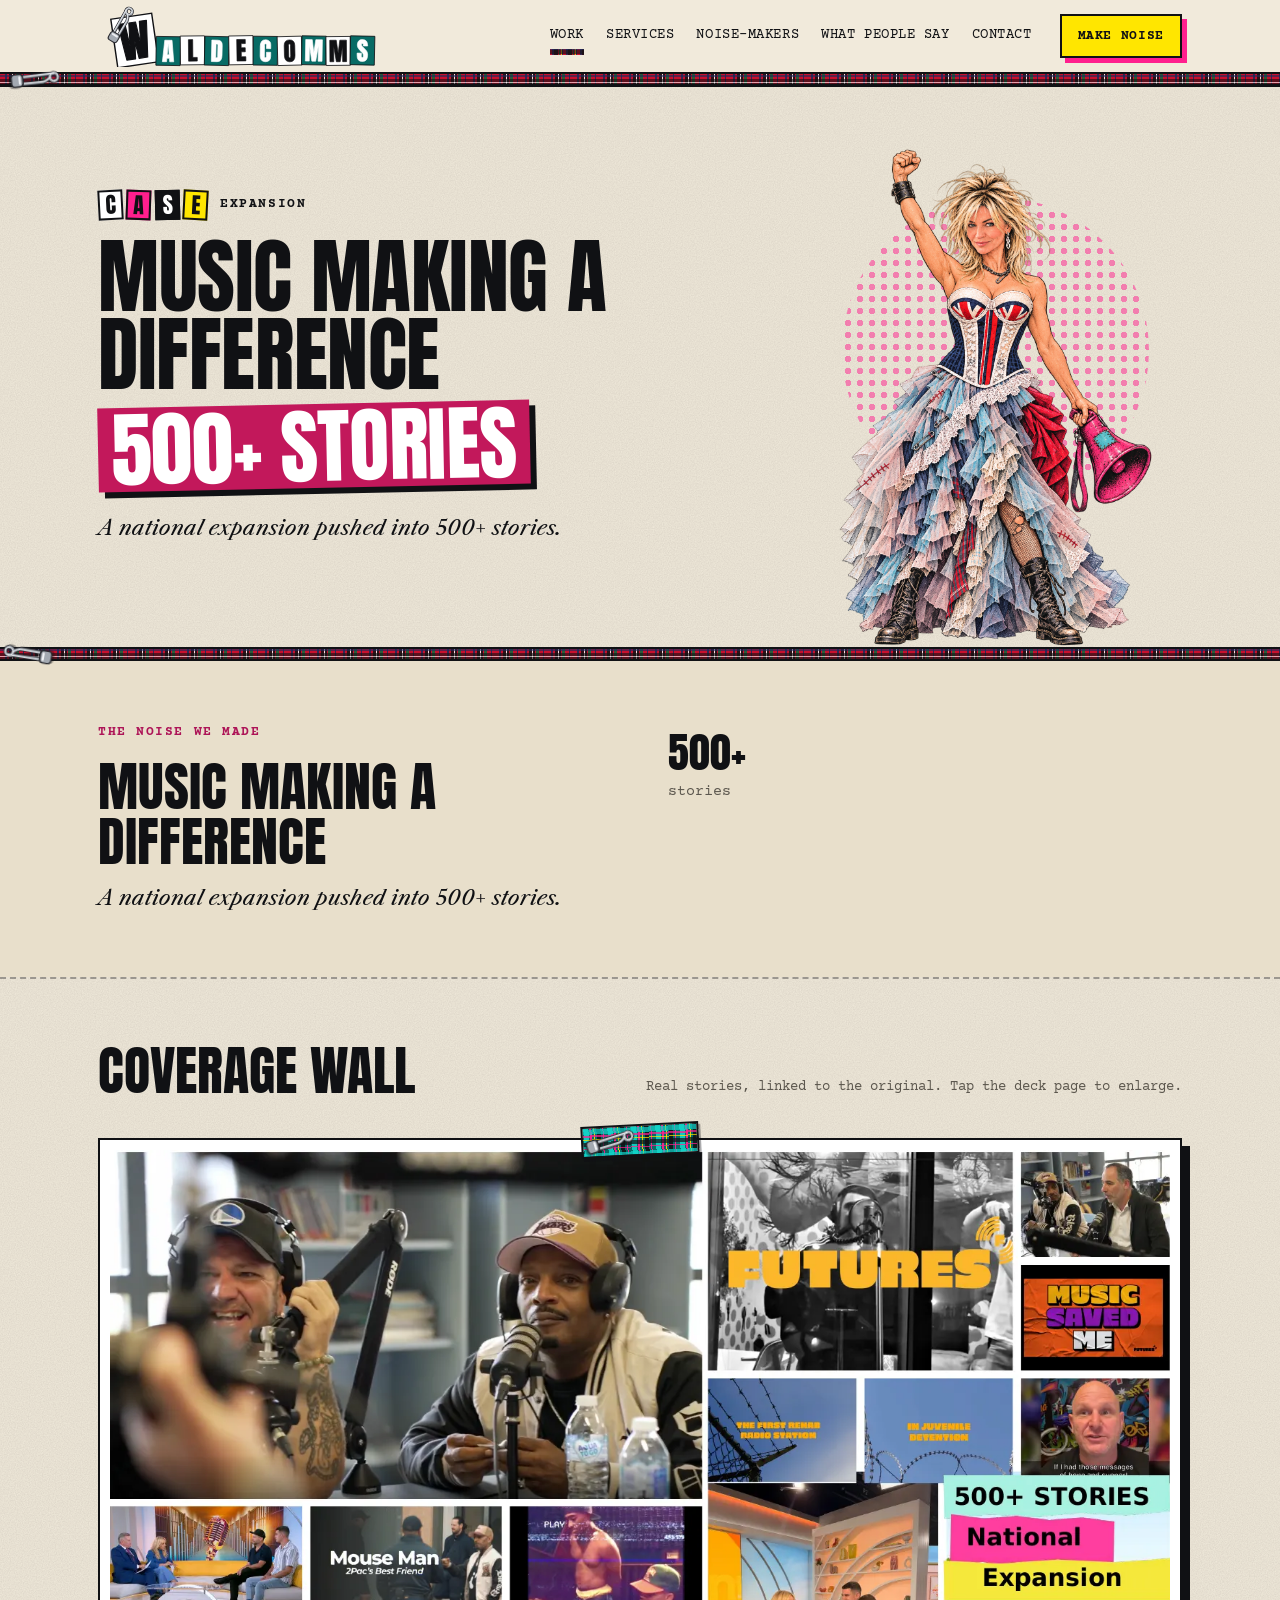
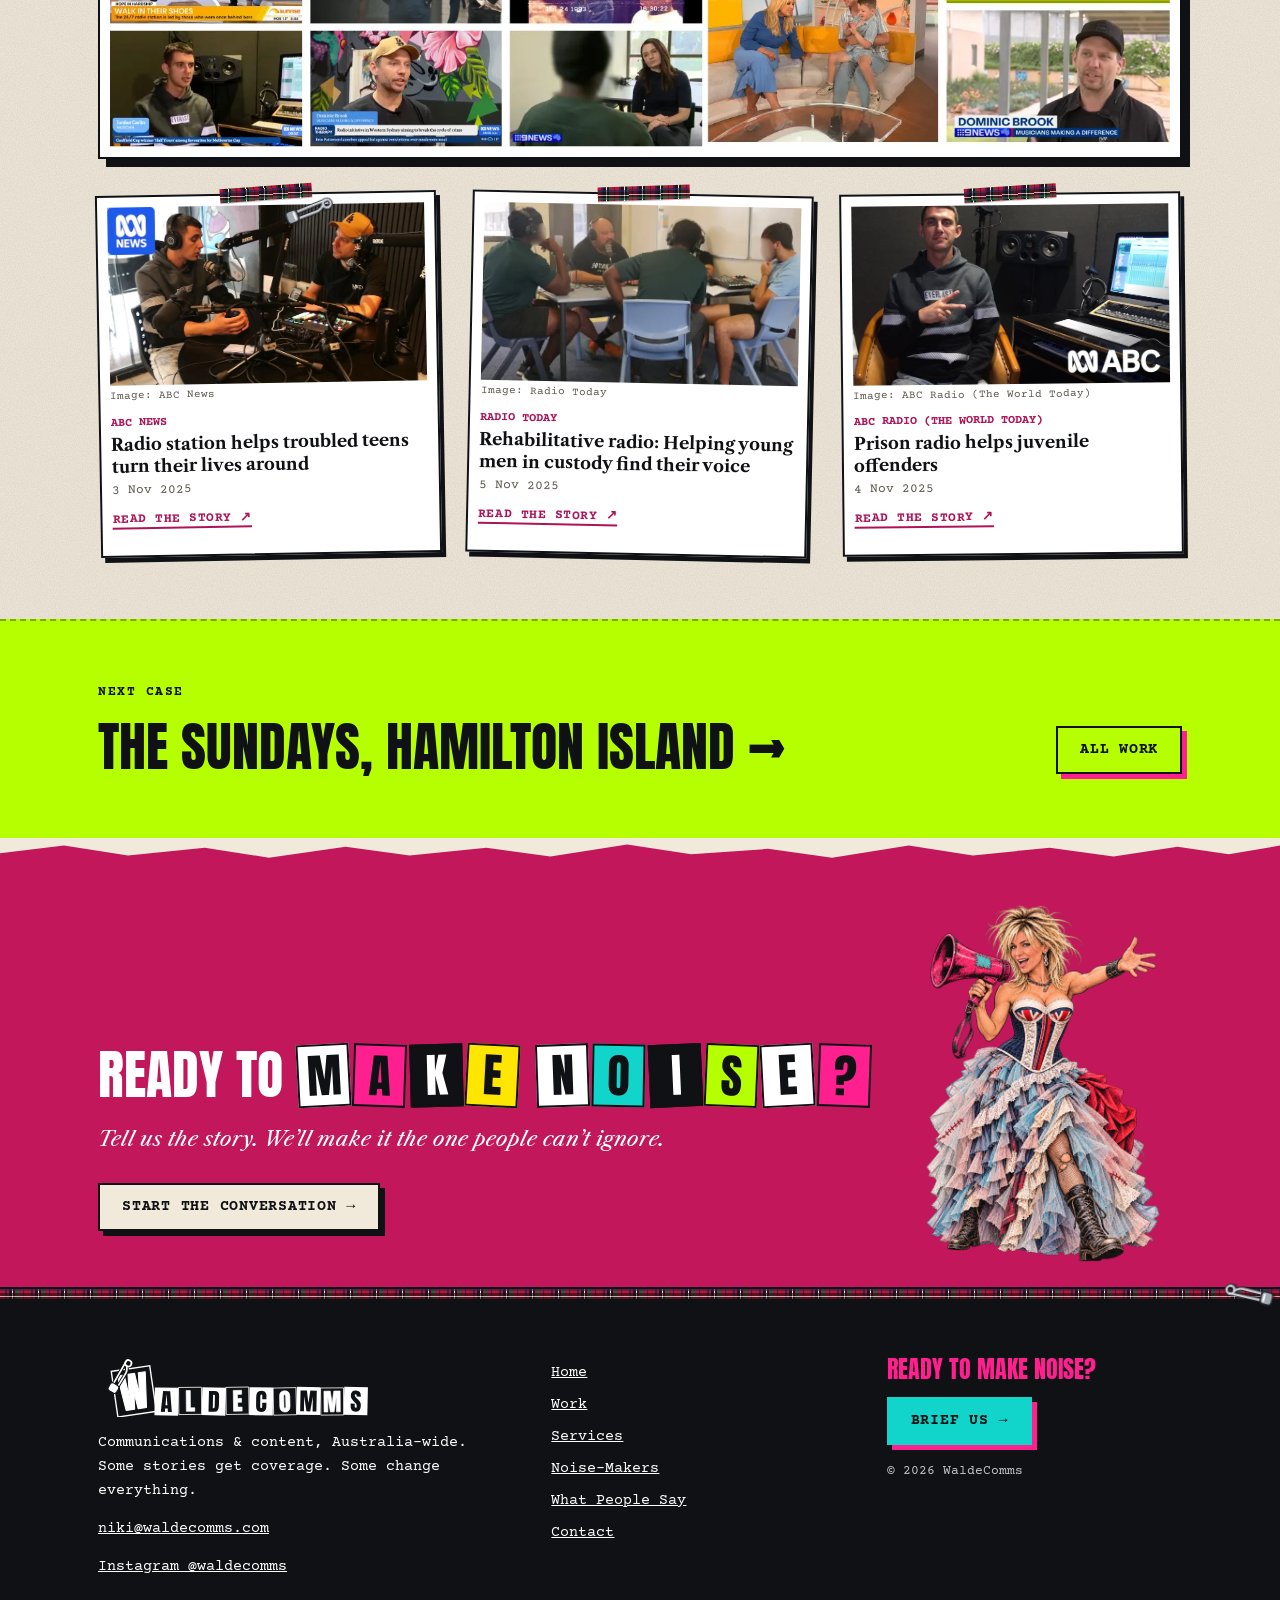
<file: work/national-expansion/index.html>
<!doctype html><html lang="en-AU"><head><meta charset="utf-8"><meta name="robots" content="noindex"><meta http-equiv="Cache-Control" content="no-cache, no-store, must-revalidate"><meta http-equiv="Pragma" content="no-cache"><meta http-equiv="Expires" content="0"><meta name="wc-ver" content="bb0a2c1914"><script>(function(){try{var v=document.querySelector('meta[name=wc-ver]').content,k='wcv-'+location.pathname;fetch(location.pathname+'?nc='+Date.now(),{cache:'no-store'}).then(function(r){return r.text()}).then(function(t){var m=t.match(/name="wc-ver" content="([0-9a-f]+)"/);if(m&&m[1]!==v&&sessionStorage.getItem(k)!==m[1]){sessionStorage.setItem(k,m[1]);var q=new URLSearchParams(location.search);q.set('v',m[1]);location.replace(location.pathname+'?'+q+location.hash)}})}catch(e){}})()</script><script>(function(u){if(/iP(hone|ad|od)/.test(u)||(/Safari[/]/.test(u)&&!/Chrome|Chromium|CriOS|FxiOS|Edg|Android/.test(u)))document.documentElement.classList.add("no-alpha")})(navigator.userAgent)</script><meta name="viewport" content="width=device-width,initial-scale=1">
<title>Music Making a Difference | WaldeComms</title><meta name="description" content="A national expansion pushed into 500+ stories."><meta name="theme-color" content="#101114">
<link rel="icon" type="image/svg+xml" href="../../img/favicon.svg?v=c53e393b"><link rel="icon" type="image/png" sizes="32x32" href="../../img/favicon-32.png?v=c53e393b"><link rel="icon" type="image/png" sizes="64x64" href="../../img/favicon-64.png?v=c53e393b"><link rel="apple-touch-icon" href="../../img/apple-touch-icon.png?v=c53e393b">
<link rel="preload" href="../../fonts/anton.woff2" as="font" type="font/woff2" crossorigin><link rel="preload" href="../../fonts/courier-prime-bold.woff2" as="font" type="font/woff2" crossorigin>
<link rel="stylesheet" href="../../css/site.css?v=bb0a2c1914">
<script>document.documentElement.classList.add('js')</script></head><body>
<a class="skiplink" href="#main">Skip to content</a>
<header class="hdr"><div class="wrap hdr__in"><a class="logo" href="../../?intro=1&amp;v=bb0a2c1914" aria-label="WaldeComms home (replays the intro)"><img src="../../img/waldecomms-lockup-color.svg?v=c53e393b" alt="WaldeComms" width="279" height="62"></a>
<nav class="nav" aria-label="Main"><a href="../../work/?v=bb0a2c1914" aria-current=page>Work</a><a href="../../services/?v=bb0a2c1914">Services</a><a href="../../noise-makers/?v=bb0a2c1914">Noise-Makers</a><a href="../../what-people-say/?v=bb0a2c1914">What People Say</a><a href="../../contact/?v=bb0a2c1914">Contact</a></nav><div class="hdr-cta"><a class="btn btn--sm" href="../../contact/?v=bb0a2c1914" data-cta>Make noise</a>
<a class="mnav-open" href="#mmenu" role="button" aria-expanded="false" aria-controls="mmenu" aria-label="Menu"><span class="burger" aria-hidden="true"><i></i><i></i><i></i></span><span class="mnav-l">Menu</span></a></div></div><div class="tartan" aria-hidden="true"><span class="pin" aria-hidden="true" style="left:26px;--rot:84deg"></span></div></header>
<div class="mmenu" id="mmenu" role="dialog" aria-modal="true" aria-label="Site menu"><div class="mmenu__top"><img src="../../img/waldecomms-lockup-white.svg?v=c53e393b" alt="" width="207" height="46"><a class="mmenu__close" href="#" role="button" aria-label="Close menu">Close ✕</a></div><nav aria-label="Mobile"><a href="../../?v=bb0a2c1914">Home</a><a href="../../work/?v=bb0a2c1914" aria-current="page">Work</a><a href="../../services/?v=bb0a2c1914">Services</a><a href="../../noise-makers/?v=bb0a2c1914">Noise-Makers</a><a href="../../what-people-say/?v=bb0a2c1914">What People Say</a><a href="../../contact/?v=bb0a2c1914">Contact</a></nav><a class="btn btn--teal mmenu__cta" href="../../contact/?v=bb0a2c1914">Make noise →</a></div>
<main id="main"><section class="hero hero--case"><div class="wrap hero__in"><div class="hero__t"><p class="kick"><span class="ransom"><span class="sr">CASE</span><span class="ransom__v" aria-hidden="true"><span class="rw"><span class="rt rt--0" style="--r:-3deg">C</span><span class="rt rt--1" style="--r:2deg">A</span><span class="rt rt--2" style="--r:-1.5deg">S</span><span class="rt rt--3" style="--r:3deg">E</span></span></span></span> <span>Expansion</span></p><h1 class="h1"><span class="h1__a">Music Making a Difference</span> <span class="h1__b">500+ stories</span></h1><p class="sub">A national expansion pushed into 500+ stories.</p></div><figure class="hero__me"><div class="halo" aria-hidden="true"></div><img src="../../img/niki-rebel.png?v=bb0a2c1914" alt="Illustration of Niki Waldegrave with her fist raised, megaphone at her side" width="1024" height="1536" data-pose="rebel" fetchpriority="high"></figure></div></section><div class="tt" aria-hidden="true"><span class="pin" aria-hidden="true" style="left:18px;--rot:-80deg"></span></div>
<!-- Challenge copy not in the deck: needs WaldeComms input before launch -->
<section class="sec sec--alt" data-fit-exempt="m" data-fit-reason="case story stacks on mobile"><div class="wrap split"><div><p class="kick kick--ink"> <span>The noise we made</span></p><h2>Music Making a Difference</h2><p class="lead" style="margin-top:14px">A national expansion pushed into 500+ stories.</p></div>
<div><div class="cols cols--3" style="grid-template-columns:repeat(1,minmax(0,1fr))"><div><b>500+</b><span>stories</span></div></div></div></div></section>
<section class="sec" data-fit-exempt="all" data-fit-reason="coverage wall"><div class="wrap"><div class="sec__hd"><h2>Coverage wall</h2><p class="note">Real stories, linked to the original. Tap the deck page to enlarge.</p></div><button type="button" class="wall__deck" data-full="../../img/deck-national-expansion.webp?v=bb0a2c1914"><span class="tape" aria-hidden="true"></span><img src="../../img/deck-national-expansion.webp?v=bb0a2c1914" alt="Music Making a Difference coverage page from the WaldeComms deck" loading="lazy" width="1467" height="826"><span class="sr">Enlarge</span></button><div class="clips"><article class="clip" style="--r:-1deg"><span class="pin pin--d" aria-hidden="true" style="left:calc(50% + 34px);top:-10px;--rot:70deg"></span><figure class="clip__img"><img src="../../img/coverage/national-expansion-1.webp?v=bb0a2c1914" alt="" loading="lazy" width="720" height="405"><figcaption>Image: ABC News</figcaption></figure><p class="clip__o">ABC News</p><p class="clip__h">Radio station helps troubled teens turn their lives around</p><p class="clip__d"><time datetime="2025-11-03">3 Nov 2025</time></p><a class="lnk" href="https://www.abc.net.au/news/2025-11-04/futures-radio-youth-justice-centre-giving-hope/105942784" target="_blank" rel="noopener">Read the story ↗<span class="sr"> (opens ABC News in a new tab)</span></a></article><article class="clip" style="--r:1.2deg"><figure class="clip__img"><img src="../../img/coverage/national-expansion-2.webp?v=bb0a2c1914" alt="" loading="lazy" width="720" height="405"><figcaption>Image: Radio Today</figcaption></figure><p class="clip__o">Radio Today</p><p class="clip__h">Rehabilitative radio: Helping young men in custody find their voice</p><p class="clip__d"><time datetime="2025-11-05">5 Nov 2025</time></p><a class="lnk" href="https://radiotoday.com.au/rehabilitative-radio-helping-young-men-in-custody-find-their-voice/" target="_blank" rel="noopener">Read the story ↗<span class="sr"> (opens Radio Today in a new tab)</span></a></article><article class="clip" style="--r:-0.6deg"><figure class="clip__img"><img src="../../img/coverage/national-expansion-3.webp?v=bb0a2c1914" alt="" loading="lazy" width="720" height="405"><figcaption>Image: ABC Radio (The World Today)</figcaption></figure><p class="clip__o">ABC Radio (The World Today)</p><p class="clip__h">Prison radio helps juvenile offenders</p><p class="clip__d"><time datetime="2025-11-04">4 Nov 2025</time></p><a class="lnk" href="https://www.abc.net.au/listen/programs/worldtoday/prison-radio-helps-juvenile-offenders/105969910" target="_blank" rel="noopener">Read the story ↗<span class="sr"> (opens ABC Radio (The World Today) in a new tab)</span></a></article></div></div></section>
<section class="sec sec--lime"><div class="wrap nextc"><div><p class="kick kick--ink"> <span>Next case</span></p><h2><a href="../../work/hamilton-island/?v=bb0a2c1914">The Sundays, Hamilton Island →</a></h2></div><a class="btn btn--ghost" href="../../work/?v=bb0a2c1914">All work</a></div></section><section class="cta cta-band" aria-labelledby="cta-h"><div class="torn" aria-hidden="true"></div><div class="wrap cta__in"><div><h2 id="cta-h"><span>Ready to</span> <span class="ransom"><span class="sr">MAKE NOISE?</span><span class="ransom__v" aria-hidden="true"><span class="rw"><span class="rt rt--0" style="--r:-3deg">M</span><span class="rt rt--1" style="--r:2deg">A</span><span class="rt rt--2" style="--r:-1.5deg">K</span><span class="rt rt--3" style="--r:3deg">E</span></span><span class="rw"><span class="rt rt--0" style="--r:-2deg">N</span><span class="rt rt--4" style="--r:1deg">O</span><span class="rt rt--2" style="--r:-2.5deg">I</span><span class="rt rt--5" style="--r:2.5deg">S</span><span class="rt rt--0" style="--r:-3deg">E</span><span class="rt rt--1" style="--r:2deg">?</span></span></span></span></h2><p class="lead">Tell us the story. We’ll make it the one people can’t ignore.</p><a class="btn btn--paper" href="../../contact/?v=bb0a2c1914">Start the conversation →</a></div><img class="cta__me" src="../../img/niki-rally.png?v=bb0a2c1914" alt="Illustration of Niki Waldegrave calling through her megaphone" width="1024" height="1536" loading="lazy" data-pose="rally"></div></section></main>
<div class="tt" aria-hidden="true"><span class="pin pin--d" aria-hidden="true" style="right:22px;--rot:-76deg"></span></div><footer class="ftr"><div class="wrap ftr__in"><div><img class="ftr__lock" src="../../img/waldecomms-lockup-white.svg?v=c53e393b" alt="WaldeComms" width="272" height="60"><p>Communications &amp; content, Australia-wide.<br>Some stories get coverage. Some change everything.</p><p><a class="" href="mailto:niki@waldecomms.com?subject=Ready%20to%20make%20noise">niki@waldecomms.com</a></p><p><a href="https://instagram.com/waldecomms" rel="noopener" target="_blank">Instagram @waldecomms</a></p></div>
<nav aria-label="Footer"><a href="../../?v=bb0a2c1914">Home</a><a href="../../work/?v=bb0a2c1914">Work</a><a href="../../services/?v=bb0a2c1914">Services</a><a href="../../noise-makers/?v=bb0a2c1914">Noise-Makers</a><a href="../../what-people-say/?v=bb0a2c1914">What People Say</a><a href="../../contact/?v=bb0a2c1914">Contact</a></nav>
<div><p class="ftr__h">Ready to make noise?</p><a class="btn btn--teal" href="../../contact/?v=bb0a2c1914">Brief us →</a><p><small>© 2026 WaldeComms</small></p></div></div></footer>
<div class="lb" role="dialog" aria-modal="true" aria-label="Viewer"><button class="btn btn--teal btn--sm" type="button">Close ✕</button></div>
<script src="../../js/hubspot-attribution.js?v=bb0a2c1914"></script><script async defer id="hs-script-loader" src="https://js-ap1.hs-scripts.com/443929027.js"></script><script src="../../js/site.js?v=bb0a2c1914" defer></script></body></html>
</file>
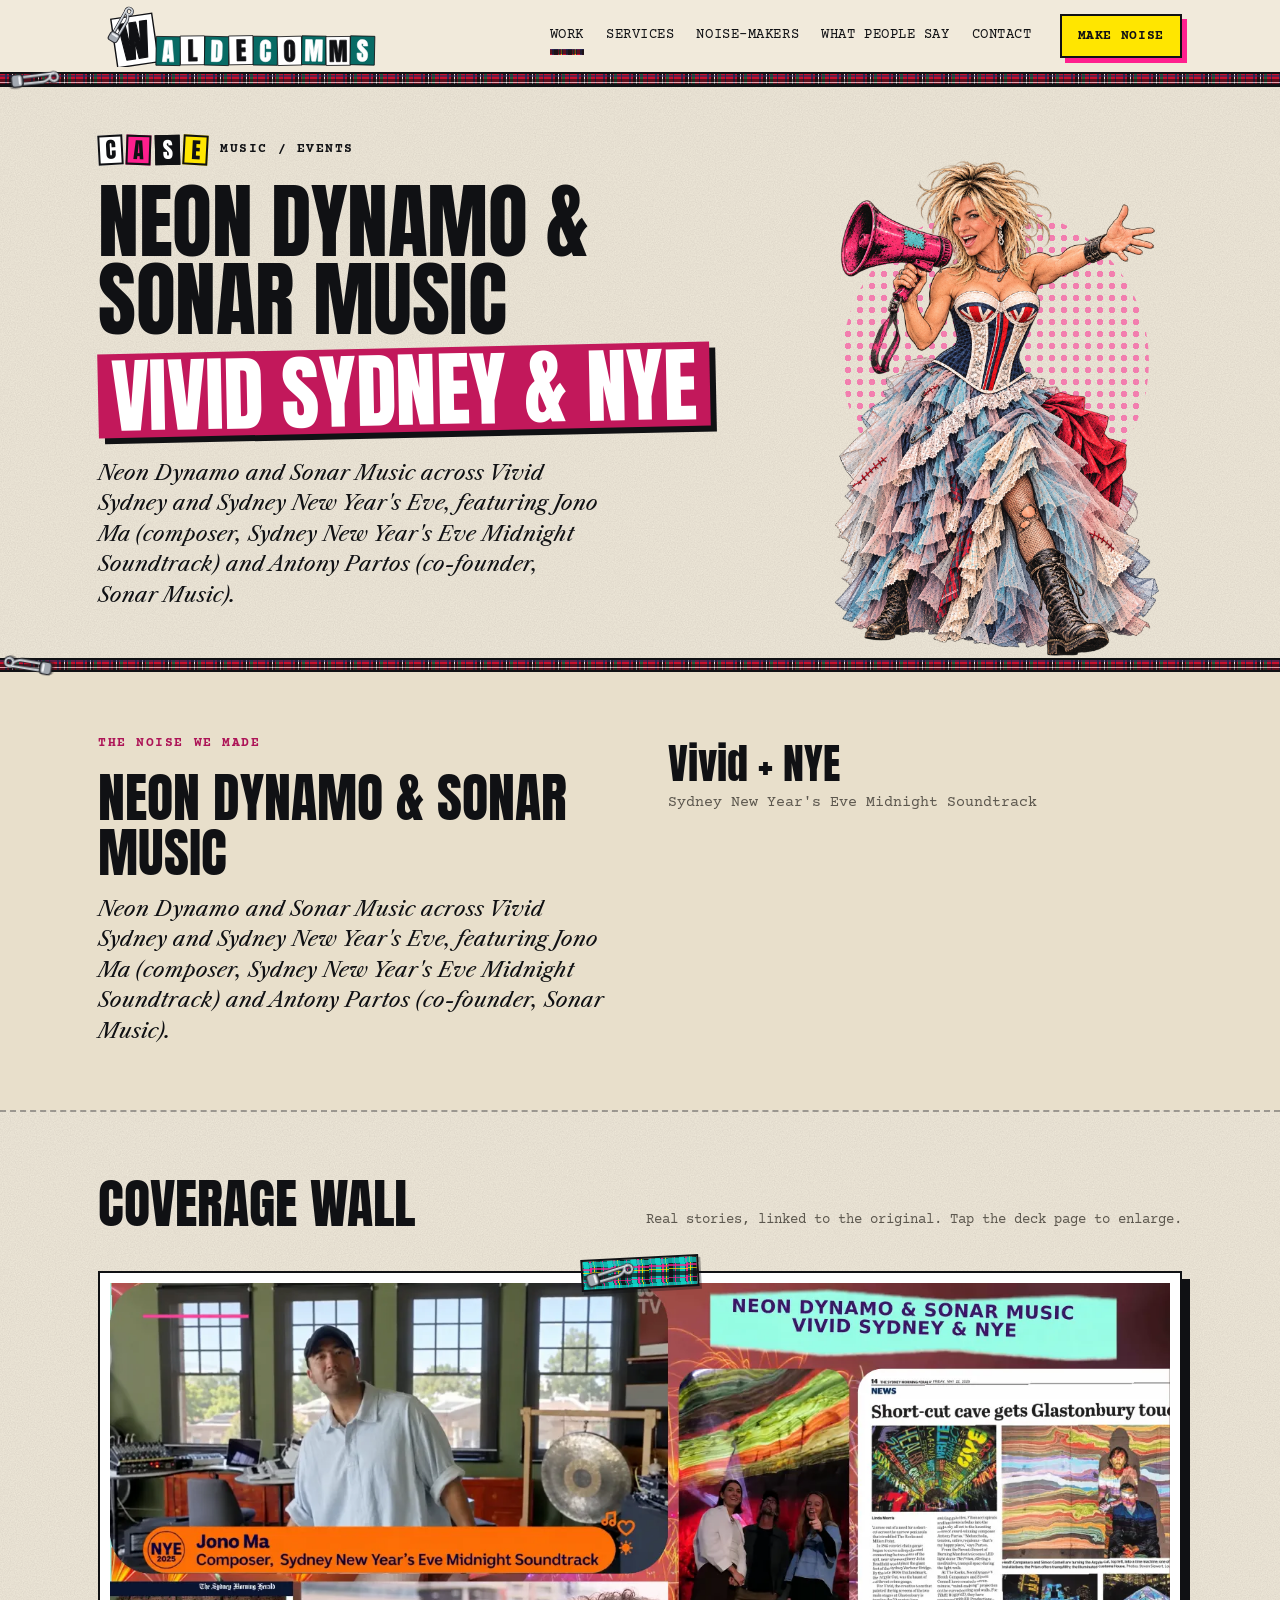
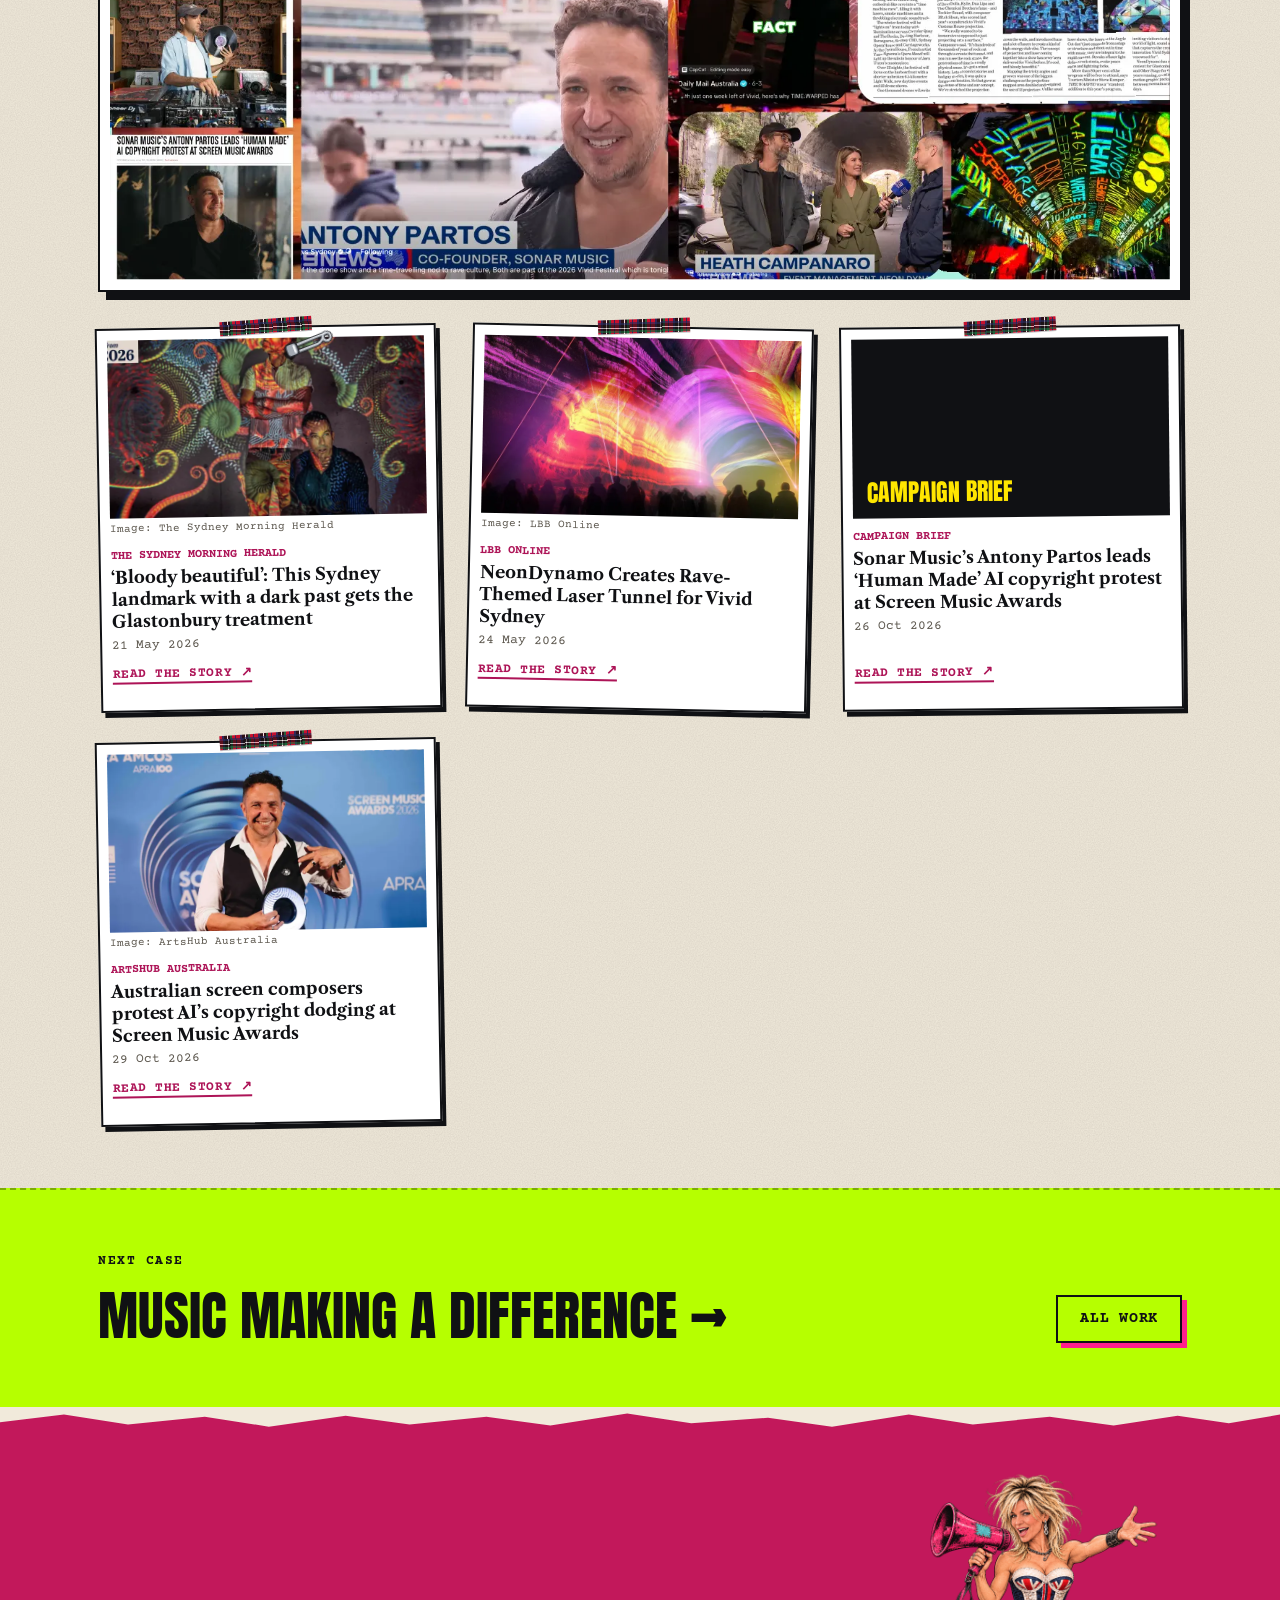
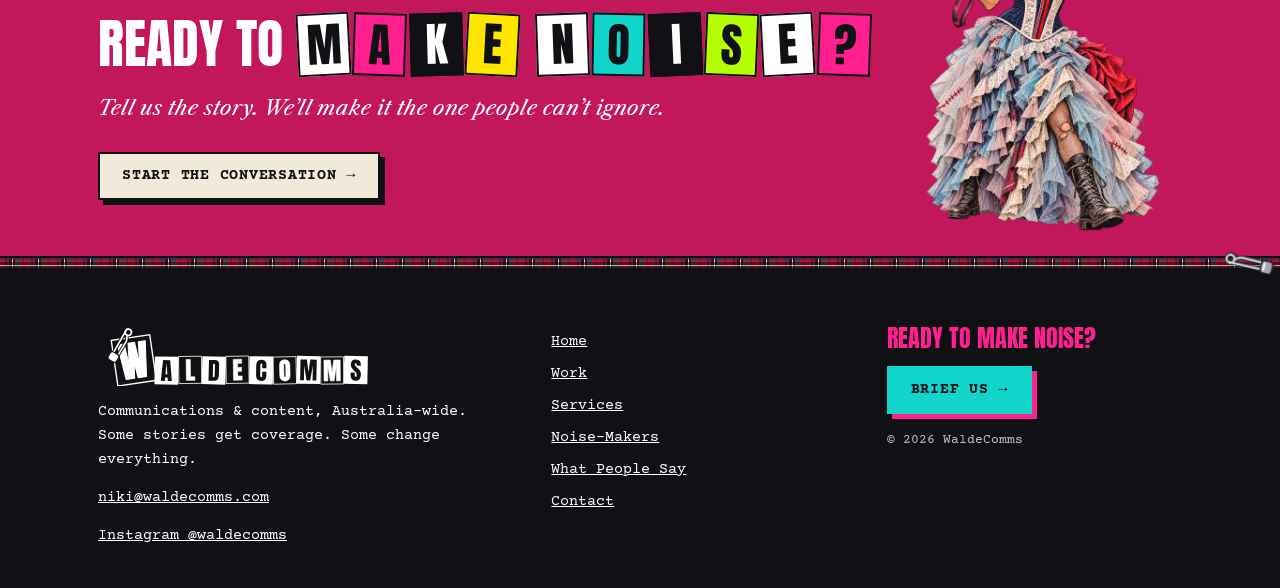
<file: work/neon-dynamo-sonar-music/index.html>
<!doctype html><html lang="en-AU"><head><meta charset="utf-8"><meta name="robots" content="noindex"><meta http-equiv="Cache-Control" content="no-cache, no-store, must-revalidate"><meta http-equiv="Pragma" content="no-cache"><meta http-equiv="Expires" content="0"><meta name="wc-ver" content="bb0a2c1914"><script>(function(){try{var v=document.querySelector('meta[name=wc-ver]').content,k='wcv-'+location.pathname;fetch(location.pathname+'?nc='+Date.now(),{cache:'no-store'}).then(function(r){return r.text()}).then(function(t){var m=t.match(/name="wc-ver" content="([0-9a-f]+)"/);if(m&&m[1]!==v&&sessionStorage.getItem(k)!==m[1]){sessionStorage.setItem(k,m[1]);var q=new URLSearchParams(location.search);q.set('v',m[1]);location.replace(location.pathname+'?'+q+location.hash)}})}catch(e){}})()</script><script>(function(u){if(/iP(hone|ad|od)/.test(u)||(/Safari[/]/.test(u)&&!/Chrome|Chromium|CriOS|FxiOS|Edg|Android/.test(u)))document.documentElement.classList.add("no-alpha")})(navigator.userAgent)</script><meta name="viewport" content="width=device-width,initial-scale=1">
<title>Neon Dynamo &amp; Sonar Music | WaldeComms</title><meta name="description" content="Neon Dynamo and Sonar Music across Vivid Sydney and Sydney New Year&#x27;s Eve, featuring Jono Ma (composer, Sydney New Year&#x27;s Eve Midnight Soundtrack) and Antony Partos (co-founder, Sonar Music)."><meta name="theme-color" content="#101114">
<link rel="icon" type="image/svg+xml" href="../../img/favicon.svg?v=c53e393b"><link rel="icon" type="image/png" sizes="32x32" href="../../img/favicon-32.png?v=c53e393b"><link rel="icon" type="image/png" sizes="64x64" href="../../img/favicon-64.png?v=c53e393b"><link rel="apple-touch-icon" href="../../img/apple-touch-icon.png?v=c53e393b">
<link rel="preload" href="../../fonts/anton.woff2" as="font" type="font/woff2" crossorigin><link rel="preload" href="../../fonts/courier-prime-bold.woff2" as="font" type="font/woff2" crossorigin>
<link rel="stylesheet" href="../../css/site.css?v=bb0a2c1914">
<script>document.documentElement.classList.add('js')</script></head><body>
<a class="skiplink" href="#main">Skip to content</a>
<header class="hdr"><div class="wrap hdr__in"><a class="logo" href="../../?intro=1&amp;v=bb0a2c1914" aria-label="WaldeComms home (replays the intro)"><img src="../../img/waldecomms-lockup-color.svg?v=c53e393b" alt="WaldeComms" width="279" height="62"></a>
<nav class="nav" aria-label="Main"><a href="../../work/?v=bb0a2c1914" aria-current=page>Work</a><a href="../../services/?v=bb0a2c1914">Services</a><a href="../../noise-makers/?v=bb0a2c1914">Noise-Makers</a><a href="../../what-people-say/?v=bb0a2c1914">What People Say</a><a href="../../contact/?v=bb0a2c1914">Contact</a></nav><div class="hdr-cta"><a class="btn btn--sm" href="../../contact/?v=bb0a2c1914" data-cta>Make noise</a>
<a class="mnav-open" href="#mmenu" role="button" aria-expanded="false" aria-controls="mmenu" aria-label="Menu"><span class="burger" aria-hidden="true"><i></i><i></i><i></i></span><span class="mnav-l">Menu</span></a></div></div><div class="tartan" aria-hidden="true"><span class="pin" aria-hidden="true" style="left:26px;--rot:84deg"></span></div></header>
<div class="mmenu" id="mmenu" role="dialog" aria-modal="true" aria-label="Site menu"><div class="mmenu__top"><img src="../../img/waldecomms-lockup-white.svg?v=c53e393b" alt="" width="207" height="46"><a class="mmenu__close" href="#" role="button" aria-label="Close menu">Close ✕</a></div><nav aria-label="Mobile"><a href="../../?v=bb0a2c1914">Home</a><a href="../../work/?v=bb0a2c1914" aria-current="page">Work</a><a href="../../services/?v=bb0a2c1914">Services</a><a href="../../noise-makers/?v=bb0a2c1914">Noise-Makers</a><a href="../../what-people-say/?v=bb0a2c1914">What People Say</a><a href="../../contact/?v=bb0a2c1914">Contact</a></nav><a class="btn btn--teal mmenu__cta" href="../../contact/?v=bb0a2c1914">Make noise →</a></div>
<main id="main"><section class="hero hero--case"><div class="wrap hero__in"><div class="hero__t"><p class="kick"><span class="ransom"><span class="sr">CASE</span><span class="ransom__v" aria-hidden="true"><span class="rw"><span class="rt rt--0" style="--r:-3deg">C</span><span class="rt rt--1" style="--r:2deg">A</span><span class="rt rt--2" style="--r:-1.5deg">S</span><span class="rt rt--3" style="--r:3deg">E</span></span></span></span> <span>Music / Events</span></p><h1 class="h1"><span class="h1__a">Neon Dynamo &amp; Sonar Music</span> <span class="h1__b">Vivid Sydney &amp; NYE</span></h1><p class="sub">Neon Dynamo and Sonar Music across Vivid Sydney and Sydney New Year&#x27;s Eve, featuring Jono Ma (composer, Sydney New Year&#x27;s Eve Midnight Soundtrack) and Antony Partos (co-founder, Sonar Music).</p></div><figure class="hero__me"><div class="halo" aria-hidden="true"></div><img src="../../img/niki-rally.png?v=bb0a2c1914" alt="Illustration of Niki Waldegrave calling through her megaphone" width="1024" height="1536" data-pose="rally" fetchpriority="high"></figure></div></section><div class="tt" aria-hidden="true"><span class="pin" aria-hidden="true" style="left:18px;--rot:-80deg"></span></div>
<!-- Challenge copy not in the deck: needs WaldeComms input before launch -->
<section class="sec sec--alt" data-fit-exempt="m" data-fit-reason="case story stacks on mobile"><div class="wrap split"><div><p class="kick kick--ink"> <span>The noise we made</span></p><h2>Neon Dynamo &amp; Sonar Music</h2><p class="lead" style="margin-top:14px">Neon Dynamo and Sonar Music across Vivid Sydney and Sydney New Year&#x27;s Eve, featuring Jono Ma (composer, Sydney New Year&#x27;s Eve Midnight Soundtrack) and Antony Partos (co-founder, Sonar Music).</p></div>
<div><div class="cols cols--3" style="grid-template-columns:repeat(1,minmax(0,1fr))"><div><b>Vivid + NYE</b><span>Sydney New Year&#x27;s Eve Midnight Soundtrack</span></div></div></div></div></section>
<section class="sec" data-fit-exempt="all" data-fit-reason="coverage wall"><div class="wrap"><div class="sec__hd"><h2>Coverage wall</h2><p class="note">Real stories, linked to the original. Tap the deck page to enlarge.</p></div><button type="button" class="wall__deck" data-full="../../img/deck-neon-dynamo.webp?v=bb0a2c1914"><span class="tape" aria-hidden="true"></span><img src="../../img/deck-neon-dynamo.webp?v=bb0a2c1914" alt="Neon Dynamo &amp; Sonar Music coverage page from the WaldeComms deck" loading="lazy" width="1467" height="826"><span class="sr">Enlarge</span></button><div class="clips"><article class="clip" style="--r:-1deg"><span class="pin pin--d" aria-hidden="true" style="left:calc(50% + 34px);top:-10px;--rot:70deg"></span><figure class="clip__img"><img src="../../img/coverage/neon-dynamo-sonar-music-1.webp?v=bb0a2c1914" alt="" loading="lazy" width="720" height="405"><figcaption>Image: The Sydney Morning Herald</figcaption></figure><p class="clip__o">The Sydney Morning Herald</p><p class="clip__h">‘Bloody beautiful’: This Sydney landmark with a dark past gets the Glastonbury treatment</p><p class="clip__d"><time datetime="2026-05-21">21 May 2026</time></p><a class="lnk" href="https://www.smh.com.au/culture/art-and-design/bloody-beautiful-this-sydney-landmark-with-a-dark-past-gets-the-glastonbury-treatment-20260513-p5zwd7.html" target="_blank" rel="noopener">Read the story ↗<span class="sr"> (opens The Sydney Morning Herald in a new tab)</span></a></article><article class="clip" style="--r:1.2deg"><figure class="clip__img"><img src="../../img/coverage/neon-dynamo-sonar-music-2.webp?v=bb0a2c1914" alt="" loading="lazy" width="720" height="405"><figcaption>Image: LBB Online</figcaption></figure><p class="clip__o">LBB Online</p><p class="clip__h">NeonDynamo Creates Rave-Themed Laser Tunnel for Vivid Sydney</p><p class="clip__d"><time datetime="2026-05-24">24 May 2026</time></p><a class="lnk" href="https://lbbonline.com/news/neon-dynamo-argyle-vivid" target="_blank" rel="noopener">Read the story ↗<span class="sr"> (opens LBB Online in a new tab)</span></a></article><article class="clip" style="--r:-0.6deg"><div class="clip__ph" aria-hidden="true">Campaign Brief</div><p class="clip__o">Campaign Brief</p><p class="clip__h">Sonar Music’s Antony Partos leads ‘Human Made’ AI copyright protest at Screen Music Awards</p><p class="clip__d"><time datetime="2026-10-26">26 Oct 2026</time></p><a class="lnk" href="https://campaignbrief.com/sonar-musics-antony-partos-to-lead-human-made-ai-copyright-protest-at-screen-music-awards/" target="_blank" rel="noopener">Read the story ↗<span class="sr"> (opens Campaign Brief in a new tab)</span></a></article><article class="clip" style="--r:-1deg"><figure class="clip__img"><img src="../../img/coverage/neon-dynamo-sonar-music-4.webp?v=bb0a2c1914" alt="" loading="lazy" width="720" height="405"><figcaption>Image: ArtsHub Australia</figcaption></figure><p class="clip__o">ArtsHub Australia</p><p class="clip__h">Australian screen composers protest AI’s copyright dodging at Screen Music Awards</p><p class="clip__d"><time datetime="2026-10-29">29 Oct 2026</time></p><a class="lnk" href="https://www.artshub.com.au/news/news/australian-screen-composers-protest-ais-copyright-dodging-at-screen-music-awards-2878419/" target="_blank" rel="noopener">Read the story ↗<span class="sr"> (opens ArtsHub Australia in a new tab)</span></a></article></div></div></section>
<section class="sec sec--lime"><div class="wrap nextc"><div><p class="kick kick--ink"> <span>Next case</span></p><h2><a href="../../work/national-expansion/?v=bb0a2c1914">Music Making a Difference →</a></h2></div><a class="btn btn--ghost" href="../../work/?v=bb0a2c1914">All work</a></div></section><section class="cta cta-band" aria-labelledby="cta-h"><div class="torn" aria-hidden="true"></div><div class="wrap cta__in"><div><h2 id="cta-h"><span>Ready to</span> <span class="ransom"><span class="sr">MAKE NOISE?</span><span class="ransom__v" aria-hidden="true"><span class="rw"><span class="rt rt--0" style="--r:-3deg">M</span><span class="rt rt--1" style="--r:2deg">A</span><span class="rt rt--2" style="--r:-1.5deg">K</span><span class="rt rt--3" style="--r:3deg">E</span></span><span class="rw"><span class="rt rt--0" style="--r:-2deg">N</span><span class="rt rt--4" style="--r:1deg">O</span><span class="rt rt--2" style="--r:-2.5deg">I</span><span class="rt rt--5" style="--r:2.5deg">S</span><span class="rt rt--0" style="--r:-3deg">E</span><span class="rt rt--1" style="--r:2deg">?</span></span></span></span></h2><p class="lead">Tell us the story. We’ll make it the one people can’t ignore.</p><a class="btn btn--paper" href="../../contact/?v=bb0a2c1914">Start the conversation →</a></div><img class="cta__me" src="../../img/niki-rally.png?v=bb0a2c1914" alt="Illustration of Niki Waldegrave calling through her megaphone" width="1024" height="1536" loading="lazy" data-pose="rally"></div></section></main>
<div class="tt" aria-hidden="true"><span class="pin pin--d" aria-hidden="true" style="right:22px;--rot:-76deg"></span></div><footer class="ftr"><div class="wrap ftr__in"><div><img class="ftr__lock" src="../../img/waldecomms-lockup-white.svg?v=c53e393b" alt="WaldeComms" width="272" height="60"><p>Communications &amp; content, Australia-wide.<br>Some stories get coverage. Some change everything.</p><p><a class="" href="mailto:niki@waldecomms.com?subject=Ready%20to%20make%20noise">niki@waldecomms.com</a></p><p><a href="https://instagram.com/waldecomms" rel="noopener" target="_blank">Instagram @waldecomms</a></p></div>
<nav aria-label="Footer"><a href="../../?v=bb0a2c1914">Home</a><a href="../../work/?v=bb0a2c1914">Work</a><a href="../../services/?v=bb0a2c1914">Services</a><a href="../../noise-makers/?v=bb0a2c1914">Noise-Makers</a><a href="../../what-people-say/?v=bb0a2c1914">What People Say</a><a href="../../contact/?v=bb0a2c1914">Contact</a></nav>
<div><p class="ftr__h">Ready to make noise?</p><a class="btn btn--teal" href="../../contact/?v=bb0a2c1914">Brief us →</a><p><small>© 2026 WaldeComms</small></p></div></div></footer>
<div class="lb" role="dialog" aria-modal="true" aria-label="Viewer"><button class="btn btn--teal btn--sm" type="button">Close ✕</button></div>
<script src="../../js/hubspot-attribution.js?v=bb0a2c1914"></script><script async defer id="hs-script-loader" src="https://js-ap1.hs-scripts.com/443929027.js"></script><script src="../../js/site.js?v=bb0a2c1914" defer></script></body></html>
</file>
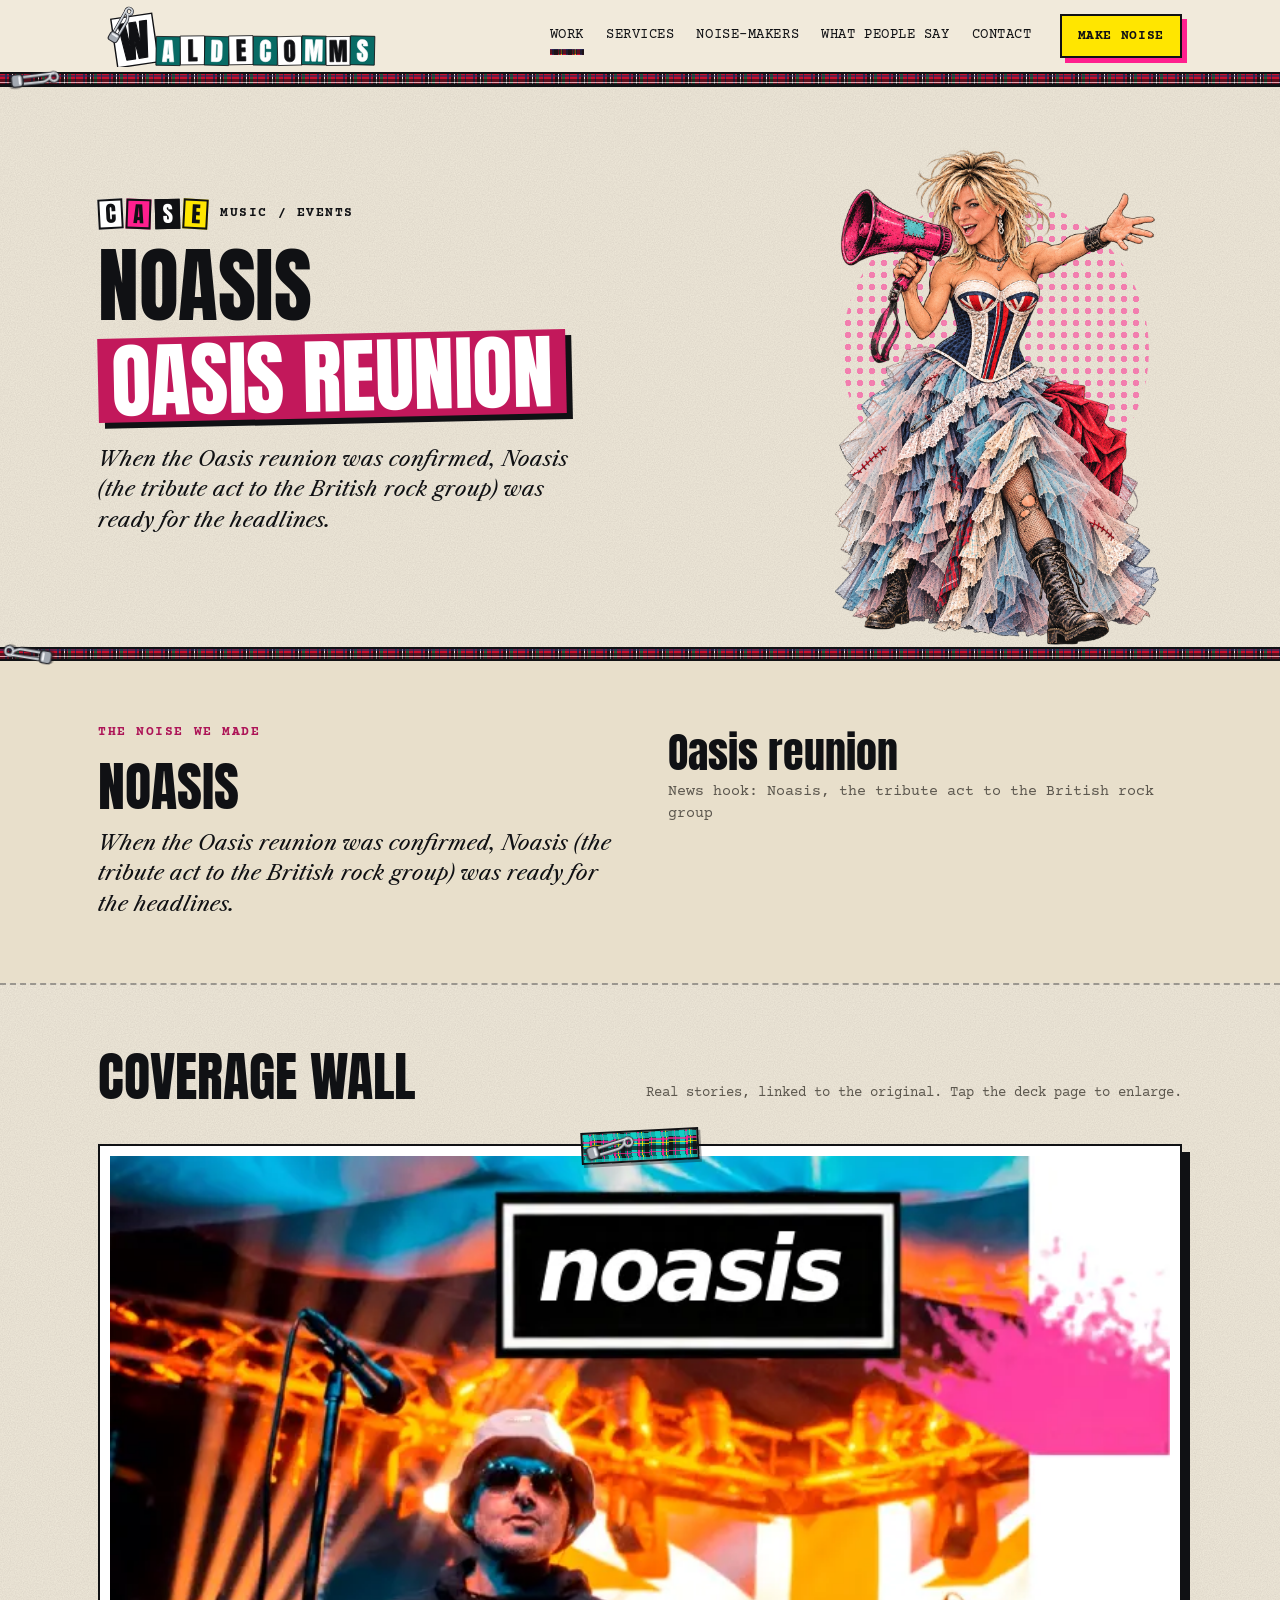
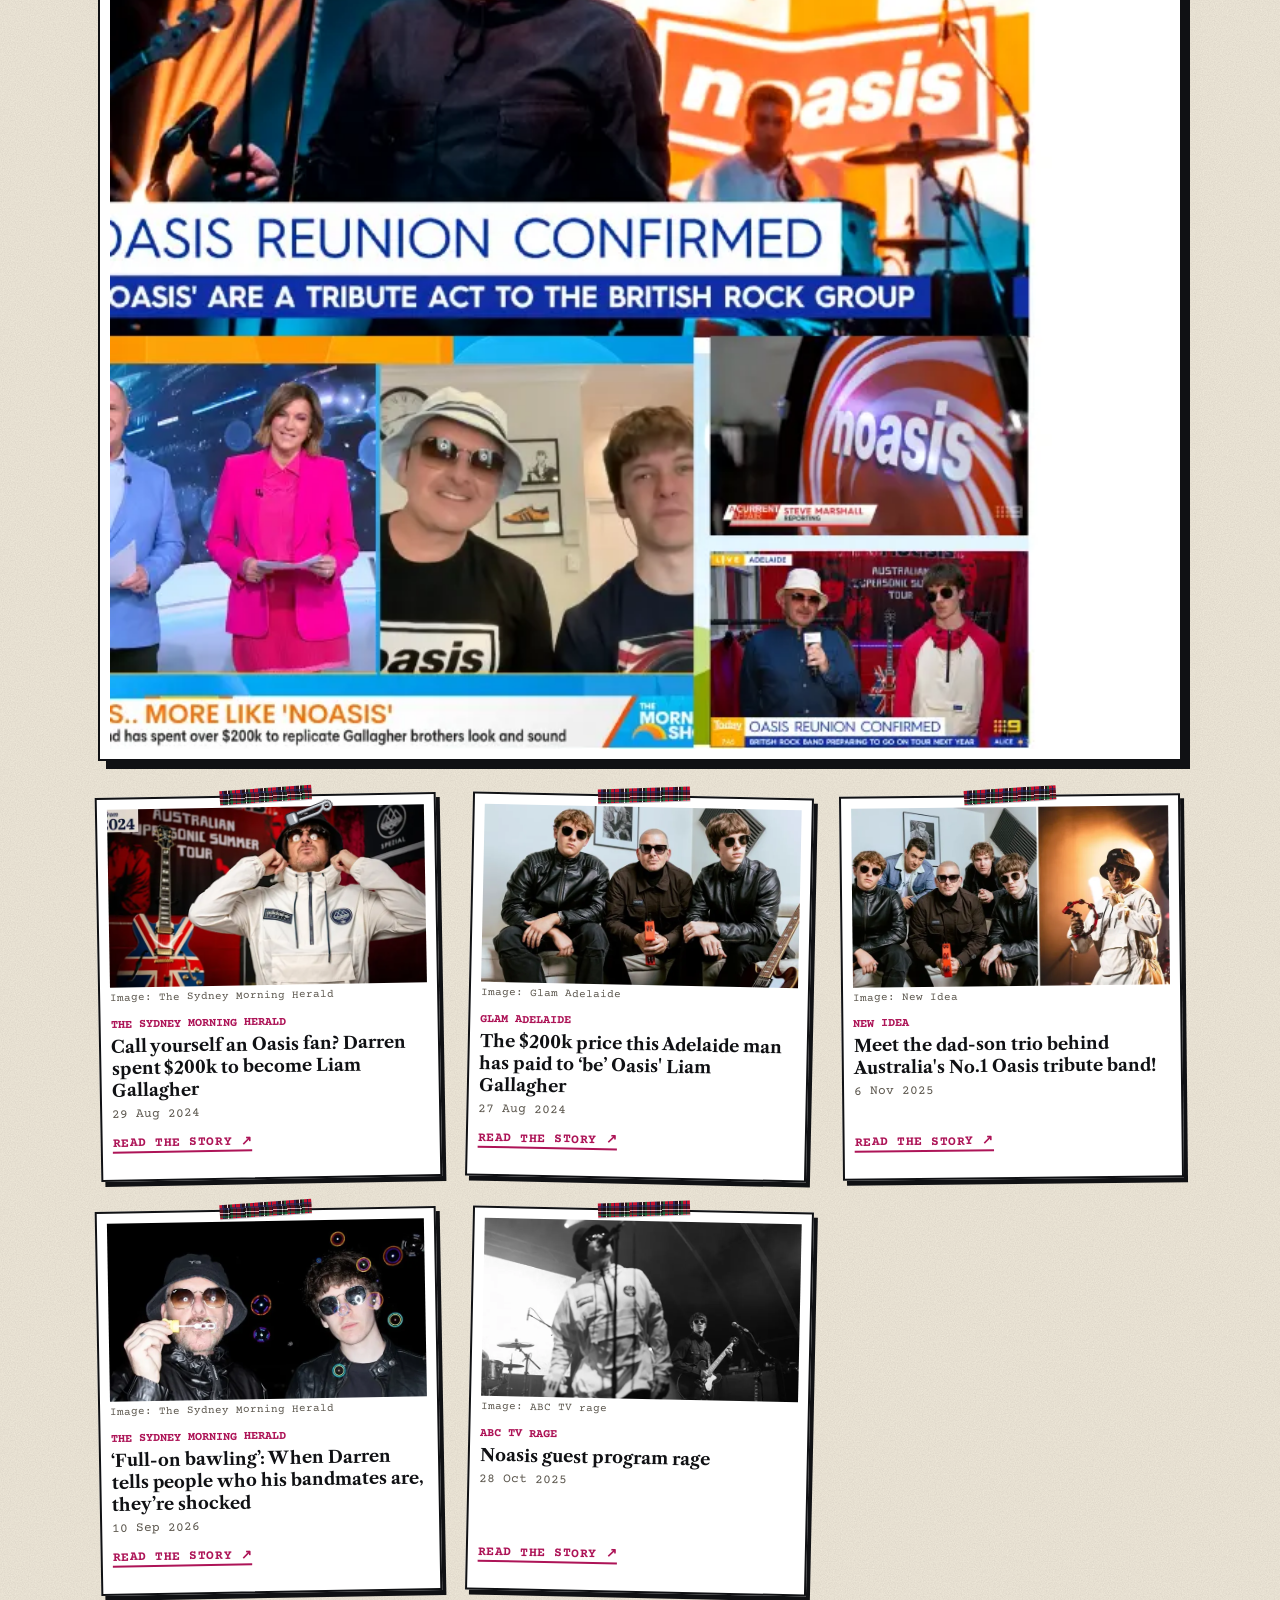
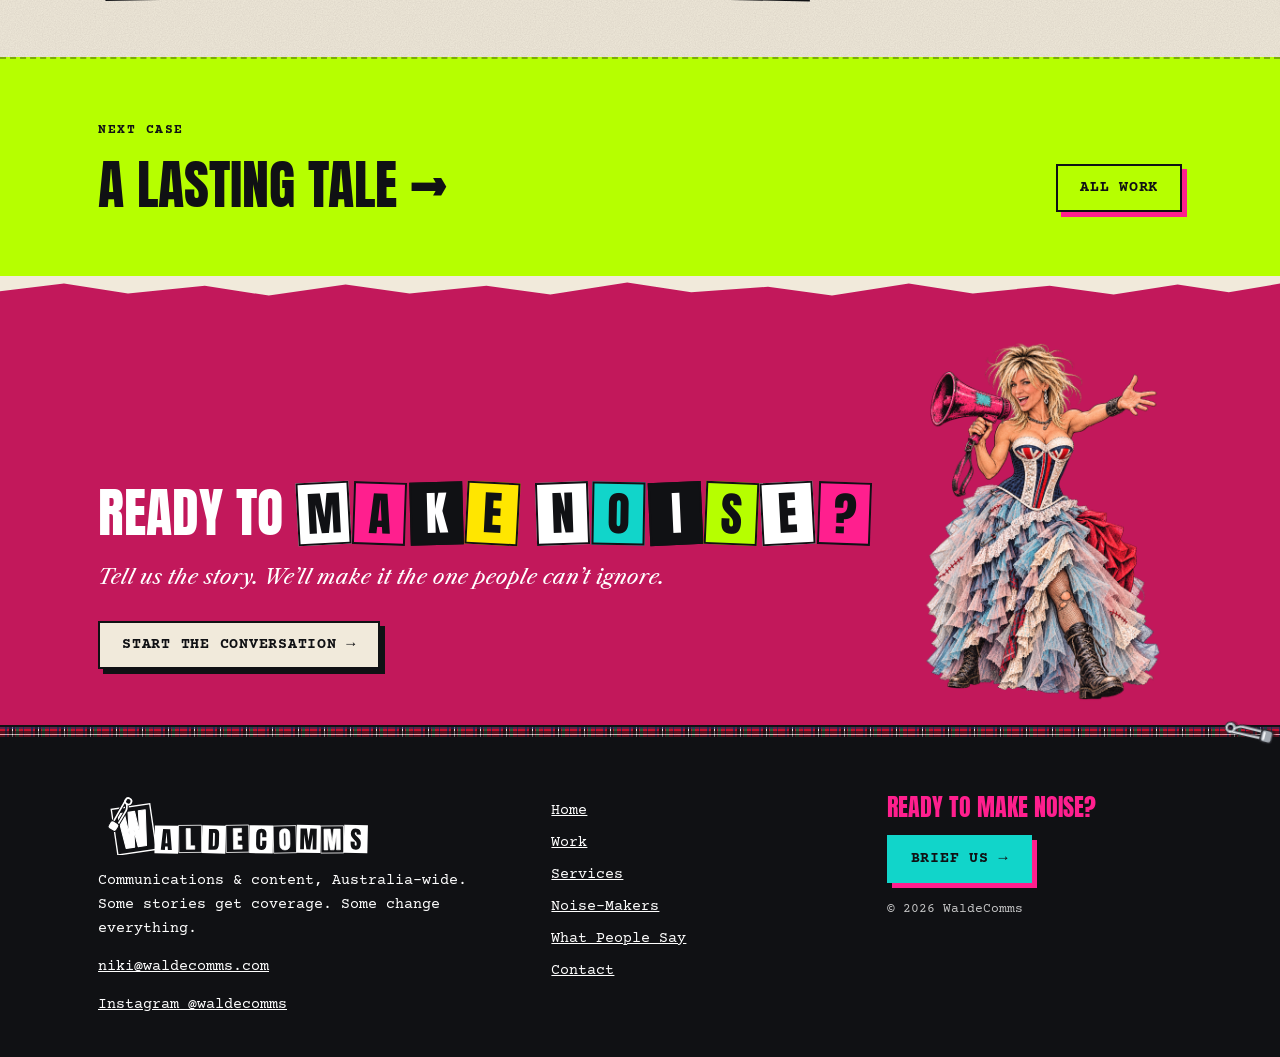
<file: work/noasis/index.html>
<!doctype html><html lang="en-AU"><head><meta charset="utf-8"><meta name="robots" content="noindex"><meta http-equiv="Cache-Control" content="no-cache, no-store, must-revalidate"><meta http-equiv="Pragma" content="no-cache"><meta http-equiv="Expires" content="0"><meta name="wc-ver" content="bb0a2c1914"><script>(function(){try{var v=document.querySelector('meta[name=wc-ver]').content,k='wcv-'+location.pathname;fetch(location.pathname+'?nc='+Date.now(),{cache:'no-store'}).then(function(r){return r.text()}).then(function(t){var m=t.match(/name="wc-ver" content="([0-9a-f]+)"/);if(m&&m[1]!==v&&sessionStorage.getItem(k)!==m[1]){sessionStorage.setItem(k,m[1]);var q=new URLSearchParams(location.search);q.set('v',m[1]);location.replace(location.pathname+'?'+q+location.hash)}})}catch(e){}})()</script><script>(function(u){if(/iP(hone|ad|od)/.test(u)||(/Safari[/]/.test(u)&&!/Chrome|Chromium|CriOS|FxiOS|Edg|Android/.test(u)))document.documentElement.classList.add("no-alpha")})(navigator.userAgent)</script><meta name="viewport" content="width=device-width,initial-scale=1">
<title>Noasis | WaldeComms</title><meta name="description" content="When the Oasis reunion was confirmed, Noasis (the tribute act to the British rock group) was ready for the headlines."><meta name="theme-color" content="#101114">
<link rel="icon" type="image/svg+xml" href="../../img/favicon.svg?v=c53e393b"><link rel="icon" type="image/png" sizes="32x32" href="../../img/favicon-32.png?v=c53e393b"><link rel="icon" type="image/png" sizes="64x64" href="../../img/favicon-64.png?v=c53e393b"><link rel="apple-touch-icon" href="../../img/apple-touch-icon.png?v=c53e393b">
<link rel="preload" href="../../fonts/anton.woff2" as="font" type="font/woff2" crossorigin><link rel="preload" href="../../fonts/courier-prime-bold.woff2" as="font" type="font/woff2" crossorigin>
<link rel="stylesheet" href="../../css/site.css?v=bb0a2c1914">
<script>document.documentElement.classList.add('js')</script></head><body>
<a class="skiplink" href="#main">Skip to content</a>
<header class="hdr"><div class="wrap hdr__in"><a class="logo" href="../../?intro=1&amp;v=bb0a2c1914" aria-label="WaldeComms home (replays the intro)"><img src="../../img/waldecomms-lockup-color.svg?v=c53e393b" alt="WaldeComms" width="279" height="62"></a>
<nav class="nav" aria-label="Main"><a href="../../work/?v=bb0a2c1914" aria-current=page>Work</a><a href="../../services/?v=bb0a2c1914">Services</a><a href="../../noise-makers/?v=bb0a2c1914">Noise-Makers</a><a href="../../what-people-say/?v=bb0a2c1914">What People Say</a><a href="../../contact/?v=bb0a2c1914">Contact</a></nav><div class="hdr-cta"><a class="btn btn--sm" href="../../contact/?v=bb0a2c1914" data-cta>Make noise</a>
<a class="mnav-open" href="#mmenu" role="button" aria-expanded="false" aria-controls="mmenu" aria-label="Menu"><span class="burger" aria-hidden="true"><i></i><i></i><i></i></span><span class="mnav-l">Menu</span></a></div></div><div class="tartan" aria-hidden="true"><span class="pin" aria-hidden="true" style="left:26px;--rot:84deg"></span></div></header>
<div class="mmenu" id="mmenu" role="dialog" aria-modal="true" aria-label="Site menu"><div class="mmenu__top"><img src="../../img/waldecomms-lockup-white.svg?v=c53e393b" alt="" width="207" height="46"><a class="mmenu__close" href="#" role="button" aria-label="Close menu">Close ✕</a></div><nav aria-label="Mobile"><a href="../../?v=bb0a2c1914">Home</a><a href="../../work/?v=bb0a2c1914" aria-current="page">Work</a><a href="../../services/?v=bb0a2c1914">Services</a><a href="../../noise-makers/?v=bb0a2c1914">Noise-Makers</a><a href="../../what-people-say/?v=bb0a2c1914">What People Say</a><a href="../../contact/?v=bb0a2c1914">Contact</a></nav><a class="btn btn--teal mmenu__cta" href="../../contact/?v=bb0a2c1914">Make noise →</a></div>
<main id="main"><section class="hero hero--case"><div class="wrap hero__in"><div class="hero__t"><p class="kick"><span class="ransom"><span class="sr">CASE</span><span class="ransom__v" aria-hidden="true"><span class="rw"><span class="rt rt--0" style="--r:-3deg">C</span><span class="rt rt--1" style="--r:2deg">A</span><span class="rt rt--2" style="--r:-1.5deg">S</span><span class="rt rt--3" style="--r:3deg">E</span></span></span></span> <span>Music / Events</span></p><h1 class="h1"><span class="h1__a">Noasis</span> <span class="h1__b">Oasis reunion</span></h1><p class="sub">When the Oasis reunion was confirmed, Noasis (the tribute act to the British rock group) was ready for the headlines.</p></div><figure class="hero__me"><div class="halo" aria-hidden="true"></div><img src="../../img/niki-rally.png?v=bb0a2c1914" alt="Illustration of Niki Waldegrave calling through her megaphone" width="1024" height="1536" data-pose="rally" fetchpriority="high"></figure></div></section><div class="tt" aria-hidden="true"><span class="pin" aria-hidden="true" style="left:18px;--rot:-80deg"></span></div>
<!-- Challenge copy not in the deck: needs WaldeComms input before launch -->
<section class="sec sec--alt" data-fit-exempt="m" data-fit-reason="case story stacks on mobile"><div class="wrap split"><div><p class="kick kick--ink"> <span>The noise we made</span></p><h2>Noasis</h2><p class="lead" style="margin-top:14px">When the Oasis reunion was confirmed, Noasis (the tribute act to the British rock group) was ready for the headlines.</p></div>
<div><div class="cols cols--3" style="grid-template-columns:repeat(1,minmax(0,1fr))"><div><b>Oasis reunion</b><span>News hook: Noasis, the tribute act to the British rock group</span></div></div></div></div></section>
<section class="sec" data-fit-exempt="all" data-fit-reason="coverage wall"><div class="wrap"><div class="sec__hd"><h2>Coverage wall</h2><p class="note">Real stories, linked to the original. Tap the deck page to enlarge.</p></div><button type="button" class="wall__deck" data-full="../../img/deck-noasis.webp?v=bb0a2c1914"><span class="tape" aria-hidden="true"></span><img src="../../img/deck-noasis.webp?v=bb0a2c1914" alt="Noasis coverage page from the WaldeComms deck" loading="lazy" width="1467" height="826"><span class="sr">Enlarge</span></button><div class="clips"><article class="clip" style="--r:-1deg"><span class="pin pin--d" aria-hidden="true" style="left:calc(50% + 34px);top:-10px;--rot:70deg"></span><figure class="clip__img"><img src="../../img/coverage/noasis-1.webp?v=bb0a2c1914" alt="" loading="lazy" width="720" height="405"><figcaption>Image: The Sydney Morning Herald</figcaption></figure><p class="clip__o">The Sydney Morning Herald</p><p class="clip__h">Call yourself an Oasis fan? Darren spent $200k to become Liam Gallagher</p><p class="clip__d"><time datetime="2024-08-29">29 Aug 2024</time></p><a class="lnk" href="https://www.smh.com.au/culture/music/call-yourself-an-oasis-fan-darren-spent-200k-to-become-liam-gallagher-20240829-p5k6f4.html" target="_blank" rel="noopener">Read the story ↗<span class="sr"> (opens The Sydney Morning Herald in a new tab)</span></a></article><article class="clip" style="--r:1.2deg"><figure class="clip__img"><img src="../../img/coverage/noasis-2.webp?v=bb0a2c1914" alt="" loading="lazy" width="720" height="405"><figcaption>Image: Glam Adelaide</figcaption></figure><p class="clip__o">Glam Adelaide</p><p class="clip__h">The $200k price this Adelaide man has paid to ‘be’ Oasis&#x27; Liam Gallagher</p><p class="clip__d"><time datetime="2024-08-27">27 Aug 2024</time></p><a class="lnk" href="https://glamadelaide.com.au/the-200k-price-this-adelaide-man-has-paid-to-be-oasis-liam-gallagher/" target="_blank" rel="noopener">Read the story ↗<span class="sr"> (opens Glam Adelaide in a new tab)</span></a></article><article class="clip" style="--r:-0.6deg"><figure class="clip__img"><img src="../../img/coverage/noasis-3.webp?v=bb0a2c1914" alt="" loading="lazy" width="720" height="405"><figcaption>Image: New Idea</figcaption></figure><p class="clip__o">New Idea</p><p class="clip__h">Meet the dad-son trio behind Australia&#x27;s No.1 Oasis tribute band!</p><p class="clip__d"><time datetime="2025-11-06">6 Nov 2025</time></p><a class="lnk" href="https://www.newidea.com.au/news/oasis-tribute-band-australia/" target="_blank" rel="noopener">Read the story ↗<span class="sr"> (opens New Idea in a new tab)</span></a></article><article class="clip" style="--r:-1deg"><figure class="clip__img"><img src="../../img/coverage/noasis-4.webp?v=bb0a2c1914" alt="" loading="lazy" width="720" height="405"><figcaption>Image: The Sydney Morning Herald</figcaption></figure><p class="clip__o">The Sydney Morning Herald</p><p class="clip__h">‘Full-on bawling’: When Darren tells people who his bandmates are, they’re shocked</p><p class="clip__d"><time datetime="2026-09-10">10 Sep 2026</time></p><a class="lnk" href="https://www.smh.com.au/national/dad-you-re-singing-it-wrong-meet-the-real-life-father-son-dynamic-behind-an-oasis-tribute-band-20260827-p60s73.html" target="_blank" rel="noopener">Read the story ↗<span class="sr"> (opens The Sydney Morning Herald in a new tab)</span></a></article><article class="clip" style="--r:1.2deg"><figure class="clip__img"><img src="../../img/coverage/noasis-5.webp?v=bb0a2c1914" alt="" loading="lazy" width="720" height="405"><figcaption>Image: ABC TV rage</figcaption></figure><p class="clip__o">ABC TV rage</p><p class="clip__h">Noasis guest program rage</p><p class="clip__d"><time datetime="2025-10-28">28 Oct 2025</time></p><a class="lnk" href="https://www.abc.net.au/rage/guest/noasis-guest-program-rage/105939830" target="_blank" rel="noopener">Read the story ↗<span class="sr"> (opens ABC TV rage in a new tab)</span></a></article></div></div></section>
<section class="sec sec--lime"><div class="wrap nextc"><div><p class="kick kick--ink"> <span>Next case</span></p><h2><a href="../../work/a-lasting-tale/?v=bb0a2c1914">A Lasting Tale →</a></h2></div><a class="btn btn--ghost" href="../../work/?v=bb0a2c1914">All work</a></div></section><section class="cta cta-band" aria-labelledby="cta-h"><div class="torn" aria-hidden="true"></div><div class="wrap cta__in"><div><h2 id="cta-h"><span>Ready to</span> <span class="ransom"><span class="sr">MAKE NOISE?</span><span class="ransom__v" aria-hidden="true"><span class="rw"><span class="rt rt--0" style="--r:-3deg">M</span><span class="rt rt--1" style="--r:2deg">A</span><span class="rt rt--2" style="--r:-1.5deg">K</span><span class="rt rt--3" style="--r:3deg">E</span></span><span class="rw"><span class="rt rt--0" style="--r:-2deg">N</span><span class="rt rt--4" style="--r:1deg">O</span><span class="rt rt--2" style="--r:-2.5deg">I</span><span class="rt rt--5" style="--r:2.5deg">S</span><span class="rt rt--0" style="--r:-3deg">E</span><span class="rt rt--1" style="--r:2deg">?</span></span></span></span></h2><p class="lead">Tell us the story. We’ll make it the one people can’t ignore.</p><a class="btn btn--paper" href="../../contact/?v=bb0a2c1914">Start the conversation →</a></div><img class="cta__me" src="../../img/niki-rally.png?v=bb0a2c1914" alt="Illustration of Niki Waldegrave calling through her megaphone" width="1024" height="1536" loading="lazy" data-pose="rally"></div></section></main>
<div class="tt" aria-hidden="true"><span class="pin pin--d" aria-hidden="true" style="right:22px;--rot:-76deg"></span></div><footer class="ftr"><div class="wrap ftr__in"><div><img class="ftr__lock" src="../../img/waldecomms-lockup-white.svg?v=c53e393b" alt="WaldeComms" width="272" height="60"><p>Communications &amp; content, Australia-wide.<br>Some stories get coverage. Some change everything.</p><p><a class="" href="mailto:niki@waldecomms.com?subject=Ready%20to%20make%20noise">niki@waldecomms.com</a></p><p><a href="https://instagram.com/waldecomms" rel="noopener" target="_blank">Instagram @waldecomms</a></p></div>
<nav aria-label="Footer"><a href="../../?v=bb0a2c1914">Home</a><a href="../../work/?v=bb0a2c1914">Work</a><a href="../../services/?v=bb0a2c1914">Services</a><a href="../../noise-makers/?v=bb0a2c1914">Noise-Makers</a><a href="../../what-people-say/?v=bb0a2c1914">What People Say</a><a href="../../contact/?v=bb0a2c1914">Contact</a></nav>
<div><p class="ftr__h">Ready to make noise?</p><a class="btn btn--teal" href="../../contact/?v=bb0a2c1914">Brief us →</a><p><small>© 2026 WaldeComms</small></p></div></div></footer>
<div class="lb" role="dialog" aria-modal="true" aria-label="Viewer"><button class="btn btn--teal btn--sm" type="button">Close ✕</button></div>
<script src="../../js/hubspot-attribution.js?v=bb0a2c1914"></script><script async defer id="hs-script-loader" src="https://js-ap1.hs-scripts.com/443929027.js"></script><script src="../../js/site.js?v=bb0a2c1914" defer></script></body></html>
</file>
<file: css/site.css>
/* WaldeComms: Westwood Zine. ALL colours, type and sizes live in :root below. Built by build.py (content in content.py). */
@font-face{font-family:Anton;src:url(../fonts/anton.woff2) format("woff2");font-display:swap}
@font-face{font-family:Caslon;src:url(../fonts/caslon.woff2) format("woff2");font-display:swap}
@font-face{font-family:Caslon;font-style:italic;src:url(../fonts/caslon-italic.woff2) format("woff2");font-display:swap}
@font-face{font-family:Caslon;font-weight:700;src:url(../fonts/caslon-bold.woff2) format("woff2");font-display:swap}
@font-face{font-family:"Courier Prime";src:url(../fonts/courier-prime.woff2) format("woff2");font-display:swap}
@font-face{font-family:"Courier Prime";font-weight:700;src:url(../fonts/courier-prime-bold.woff2) format("woff2");font-display:swap}
:root{
 /* colour: paper, ink, deep teal (white 6.4:1), bright teal (ink 10.2:1), muted ink (6:1 on paper); pink 5.3:1 / yellow 14.9:1 / lime 15.6:1 with ink; deep pink 5.9:1 with white */
 --paper:#F1EADB;--paper2:#E8DFCB;--white:#fff;--ink:#101114;--deep:#086B65;--teal:#11D5CA;--mute:#5C574E;
 /* Niki's loud accents (19 Nov): ink text on --pink/--yellow/--lime; white text only on --pinkd/--deep/--ink */
 --pink:#FF1F8E;--pinkd:#C2185B;--pinkt:#AD1457;--yellow:#FFE600;--lime:#B6FF00;
 --i:var(--ink);--c:var(--paper);--t:var(--teal);
 /* type */
 --d:Anton,Impact,"Arial Narrow",sans-serif;--s:Caslon,Georgia,serif;--m:"Courier Prime",ui-monospace,monospace;
 /* one size per role, every page */
 --h1:clamp(46px,6.6vw,82px);--h2:clamp(34px,4.4vw,54px);--h3:28px;--lead:21px;--kick:13px;--body:17px;
 --w:1140px;--gut:28px;--sec:64px;--fig:500px;--hero:560px;--cta-fig:360px;--hdr:83px}
*,*::before,*::after{box-sizing:border-box}
*{margin:0}
html{background:var(--paper);-webkit-text-size-adjust:100%;scroll-padding-top:calc(var(--hdr) + 12px)}
body{font:var(--body)/1.6 var(--s);color:var(--ink);background:var(--paper) url("data:image/svg+xml,%3Csvg xmlns='http://www.w3.org/2000/svg' width='220' height='220'%3E%3Cfilter id='n'%3E%3CfeTurbulence type='fractalNoise' baseFrequency='.85' numOctaves='3' stitchTiles='stitch'/%3E%3CfeColorMatrix values='0 0 0 0 0 0 0 0 0 0 0 0 0 0 0 0 0 0 .09 0'/%3E%3C/filter%3E%3Crect width='100%25' height='100%25' filter='url(%23n)'/%3E%3C/svg%3E");overflow-x:hidden;overflow-wrap:break-word}
img{max-width:100%;height:auto;display:block}
a{color:inherit}
button{font:inherit;color:inherit}
.sr{position:absolute!important;width:1px;height:1px;overflow:hidden;clip:rect(0 0 0 0);white-space:nowrap}
.skiplink{position:absolute;left:-999px;top:0;background:var(--ink);color:#fff;padding:.6em 1em;z-index:400}.skiplink:focus{left:8px;top:8px}
.wrap{max-width:var(--w);margin:0 auto;padding:0 var(--gut)}
:focus-visible{outline:3px solid var(--pinkd);outline-offset:3px}
.ftr :focus-visible,.cta :focus-visible,.band :focus-visible,.mmenu :focus-visible{outline-color:var(--yellow)}
/* tartan: teal + ink + deep, one thin pink overcheck */
.tartan{background:repeating-linear-gradient(90deg,transparent 0 20px,var(--yellow) 20px 23px,transparent 23px 48px),repeating-linear-gradient(0deg,transparent 0 20px,var(--pink) 20px 24px,transparent 24px 48px),repeating-linear-gradient(90deg,rgba(16,17,20,.55) 0 12px,transparent 12px 48px),repeating-linear-gradient(0deg,rgba(16,17,20,.55) 0 12px,transparent 12px 48px),repeating-linear-gradient(90deg,transparent 0 30px,rgba(8,107,101,.7) 30px 42px,transparent 42px 48px),var(--teal)}
/* header */
.hdr{position:sticky;top:0;z-index:60;background:var(--paper);border-bottom:3px solid var(--ink)}
.hdr__in{display:flex;align-items:center;gap:28px;height:72px}
.hdr .tartan{height:8px}
.logo{display:block;flex:none}
.logo img{width:279px;height:61.6px;margin:-4px 0}
.ftr__lock{width:272px;height:auto;margin-bottom:14px}
.nav{display:flex;gap:22px;margin-left:auto;font:400 14px/1 var(--m);text-transform:uppercase;letter-spacing:.04em}
.nav a{text-decoration:none;padding:10px 0;border-bottom:3px solid transparent}
.nav a[aria-current]{border-color:var(--pink)}
.nav a:hover{border-color:var(--ink);background:linear-gradient(transparent 55%,var(--yellow) 55% 92%,transparent 92%)}
.hdr-cta{display:flex;align-items:center;gap:10px}
.mnav-open{display:none}
/* buttons: one family. Ink with a teal offset (on light), paper with ink offset (on deep teal), bright teal with ink text (on ink) */
.btn{display:inline-flex;align-items:center;justify-content:center;gap:.4em;min-height:48px;padding:0 22px;background:var(--ink);color:#fff;font:700 15px/1 var(--m);text-transform:uppercase;letter-spacing:.05em;text-decoration:none;border:2px solid var(--ink);box-shadow:5px 5px 0 var(--pink);cursor:pointer;transition:transform .15s,box-shadow .15s;text-align:center}
.btn:hover{transform:translate(-2px,-2px);box-shadow:7px 7px 0 var(--yellow)}
.btn--ghost:hover{background:var(--lime)}
.btn--sm{min-height:44px;padding:0 16px;font-size:13px}
.btn--ghost{background:transparent;color:var(--ink)}
.btn--paper{background:var(--paper);color:var(--ink);box-shadow:5px 5px 0 var(--ink)}
.btn--paper:hover{background:var(--yellow);box-shadow:7px 7px 0 var(--ink)}
.btn--teal{background:var(--teal);color:var(--ink);border-color:var(--teal);box-shadow:5px 5px 0 var(--pink)}
.btn--teal:hover{background:var(--yellow);border-color:var(--yellow);box-shadow:7px 7px 0 var(--pink)}
/* links: deep pink text 4.9:1 on paper; highlighter on hover */
.lnk:hover{background:var(--yellow);color:var(--ink)}
.lnk{font:700 15px/1.3 var(--m);text-transform:uppercase;letter-spacing:.04em;color:var(--pinkt);text-decoration:underline;text-decoration-thickness:2px;text-underline-offset:5px;display:inline-flex;align-items:center;min-height:44px}
/* ransom tiles (labels + CTA heading only) */
.ransom{display:inline-flex;vertical-align:middle}
.ransom__v{display:inline-flex;flex-wrap:wrap;gap:6px .35em}
.rw{display:inline-flex;gap:3px;white-space:nowrap}
.rt{display:inline-grid;place-items:center;min-width:1.15em;height:1.35em;padding:0 .12em;font:400 1em/1 var(--d);border:2px solid var(--ink);transform:rotate(var(--r,0deg))}
.rt--0{background:#fff;color:var(--ink)}.rt--1{background:var(--pink);color:var(--ink)}.rt--2{background:var(--ink);color:#fff}.rt--3{background:var(--yellow);color:var(--ink)}.rt--4{background:var(--teal);color:var(--ink)}.rt--5{background:var(--lime);color:var(--ink)}
.kick{display:flex;align-items:center;flex-wrap:wrap;gap:12px;font:700 var(--kick)/1.2 var(--m);text-transform:uppercase;letter-spacing:.12em;margin-bottom:18px}
.kick .ransom{font-size:22px;letter-spacing:0}
.kick--ink{color:var(--pinkt)}
/* highlighter swipe behind key words */
.hl{background:linear-gradient(100deg,transparent 1%,var(--yellow) 2% 98%,transparent 99%) 0 75%/100% 78% no-repeat;padding:0 .12em;-webkit-box-decoration-break:clone;box-decoration-break:clone}
.hl--p{background-image:linear-gradient(100deg,transparent 2%,var(--pink) 3% 97%,transparent 98%)}
.hl--l{background-image:linear-gradient(100deg,transparent 2%,var(--lime) 3% 97%,transparent 98%)}
/* hero: one component on every page; figure same size everywhere */
.hero{border-bottom:3px solid var(--ink);position:relative;overflow-x:clip;overflow-y:visible}
.hero__in{display:grid;grid-template-columns:minmax(0,1fr) auto;gap:40px;align-items:end;min-height:var(--hero)}
.hero__t{align-self:center;padding:48px 0}
.hero--plain .hero__in{min-height:0;grid-template-columns:minmax(0,1fr)}
.hero--plain .hero__t{padding:64px 0 56px}
.h1{font:400 var(--h1)/.95 var(--d);text-transform:uppercase;letter-spacing:-.005em}
.h1 span{display:block}
.h1 .h1__b{display:table;background:var(--pinkd);color:#fff;padding:.05em .16em .02em;margin-top:.12em;transform:rotate(-1.2deg);box-shadow:6px 6px 0 var(--ink)}
.sub,.lead{font:italic var(--lead)/1.45 var(--s)}
.sub{margin:26px 0 30px;max-width:36ch}
.hero .sub:last-child{margin-bottom:0}
.ctas{display:flex;align-items:center;gap:26px;flex-wrap:wrap}
.pinnote{display:inline-block;margin-top:32px;background:var(--yellow);border:2px solid var(--ink);padding:12px 14px 10px;font:700 12px/1.35 var(--m);text-transform:uppercase;transform:rotate(-1.5deg)}
.pin-ico{display:block;width:44px;height:14px;margin:-22px 0 6px -4px;background:url("data:image/svg+xml,%3Csvg xmlns='http://www.w3.org/2000/svg' viewBox='0 0 60 18'%3E%3Cpath d='M8 9h44a6 6 0 1 1 0 .1' fill='none' stroke='%23101114' stroke-width='3'/%3E%3Cpath d='M4 4h10v10H4z' fill='%23101114'/%3E%3C/svg%3E") no-repeat;transform:rotate(-8deg)}
.hero__me{position:relative;margin:0;height:var(--fig);width:calc(var(--fig)*2/3);justify-self:center;margin-right:20px}
.hero__me img{position:relative;z-index:2;height:100%;width:100%;object-fit:contain;object-position:bottom}
.halo{position:absolute;z-index:0;left:4%;right:4%;top:10%;aspect-ratio:1;border-radius:50%;background:radial-gradient(circle,var(--pink) 0 40%,transparent 41%) 0 0/12px 12px;opacity:.5}
.patch{position:absolute;z-index:1;left:-12%;bottom:22%;width:30%;height:20%;transform:rotate(-7deg);clip-path:polygon(0 4%,12% 0,30% 5%,52% 0,76% 4%,100% 0,97% 30%,100% 58%,96% 100%,70% 96%,44% 100%,20% 95%,0 100%,3% 60%)}
/* stats band */
.band{background:var(--ink);color:#fff}
.band__in{display:flex;flex-wrap:wrap;gap:12px 56px;padding-top:20px;padding-bottom:20px}
.band p{display:flex;align-items:baseline;gap:14px}
.band b{font:400 44px/1 var(--d);color:var(--yellow)}
.band p:nth-child(2) b{color:var(--pink)}
.band span{font:700 14px/1.3 var(--m);text-transform:uppercase;letter-spacing:.05em}
/* sections */
.sec{padding:var(--sec) 0}
.sec+.sec{border-top:2px dashed rgba(16,17,20,.35)}
.sec--alt{background:var(--paper2)}
.sec--lime{background:var(--lime)}.sec--lime .kick--ink{color:var(--ink)}
section h2,.h2{font:400 var(--h2)/1.02 var(--d);text-transform:uppercase}
section h3{font:400 var(--h3)/1.05 var(--d);text-transform:uppercase}
.sec__hd{display:flex;justify-content:space-between;align-items:end;gap:20px;margin-bottom:40px;flex-wrap:wrap}
.sec__hd h2{max-width:100%}
.note{font:14px/1.5 var(--m);color:var(--mute);margin-top:12px}
.tape{position:absolute;z-index:3;top:-16px;left:50%;width:118px;height:32px;translate:-50% 0;rotate:-3deg;background:url(../img/tartan-punk-d.svg?v=64692356) 0 0/24px 24px repeat;border:2px solid var(--ink);box-shadow:2px 3px 0 rgba(16,17,20,.35);pointer-events:none}
.tape--l{left:14%}
.tape--p{background-image:url(../img/tartan-punk-b.svg?v=7922f987)}.tape--y{background-image:url(../img/tartan-punk-a.svg?v=42cfdc27)}.tape--g{background-image:url(../img/tartan-punk-c.svg?v=ad121a4f)}
/* safety pin through every tape strip (decorative; the strip itself is aria-hidden in the markup) */
.tape::after{content:"";position:absolute;z-index:2;top:50%;left:var(--pinx,24%);width:19px;height:52px;margin:-26px 0 0 -9px;background:url(../img/pin.svg?v=fea9e51a) center/contain no-repeat;rotate:var(--pinr,76deg);filter:drop-shadow(1px 2px 0 rgba(16,17,20,.4))}
.card:nth-child(even) .tape::after,.qclip:nth-child(even) .tape::after{--pinx:76%;--pinr:-72deg}
/* now showing (NeonDynamo) */
/* statement + news columns (static: never animates, never half-faded) */
.headline{font:italic 400 clamp(40px,6vw,76px)/1.04 var(--s);letter-spacing:-.02em;border-top:6px double var(--ink);border-bottom:2px solid var(--ink);padding:22px 0 26px}
.reel{display:grid;grid-template-columns:minmax(0,.8fr) minmax(0,1.2fr);gap:56px;align-items:center}
.reel p{margin-top:16px}
.reel__f{position:relative;display:block;width:100%;background:#fff;padding:12px 12px 44px;border:2px solid var(--ink);box-shadow:8px 8px 0 var(--ink);transform:rotate(1deg);cursor:pointer;text-align:left}
.reel__f img{width:100%;aspect-ratio:16/9;object-fit:cover}
.reel__f:hover{transform:rotate(0)}
.reel__cap{position:absolute;bottom:10px;left:14px;background:var(--lime);padding:2px 8px;font:700 13px var(--m);text-transform:uppercase}
.reel__play{position:absolute;left:50%;top:45%;translate:-50% -50%;width:80px;height:80px;display:grid;place-items:center;border-radius:50%;background:var(--pink);color:var(--ink);border:3px solid var(--ink);font-size:28px;padding-left:5px}
.sec--yellow{background:var(--yellow)}
.sec--yellow .kick--ink{color:var(--ink)}
.headline em{font-style:italic}
.cols{display:grid;grid-template-columns:repeat(4,minmax(0,1fr));margin-top:30px}
.cols>div{padding:6px 22px 8px;border-left:2px solid var(--ink)}
.cols>div:first-child{border-left:0;padding-left:0}
.cols b{display:block;font:400 42px/1.05 var(--d)}
.cols span{display:block;font:15px/1.45 var(--m);color:var(--mute);margin-top:6px}
.sec--yellow .cols span{color:var(--ink)}
.cols--3{grid-template-columns:repeat(3,minmax(0,1fr));margin-top:0}
/* clipping cards */
.grid{display:grid;grid-template-columns:repeat(3,minmax(0,1fr));gap:38px 30px}
.card{position:relative;display:flex;flex-direction:column;background:#fff;border:2px solid var(--ink);padding:10px 10px 16px;text-decoration:none;transform:rotate(var(--r,0deg));box-shadow:4px 5px 0 var(--ink);transition:transform .2s,box-shadow .2s}
.card:hover{transform:rotate(0) translateY(-4px);box-shadow:8px 10px 0 var(--pink)}
.card img{aspect-ratio:16/7;width:100%;object-fit:cover;object-position:top;border:1px solid var(--ink)}
.card__tag{align-self:flex-start;font:700 12px/1 var(--m);text-transform:uppercase;letter-spacing:.08em;color:var(--ink);background:var(--lime);padding:4px 7px;margin:14px 6px 8px}
.card:nth-child(3n+2) .card__tag{background:var(--yellow)}.card:nth-child(3n) .card__tag{background:var(--pink)}
.card__t{font:400 26px/1.05 var(--d);text-transform:uppercase;margin:0 6px}
.card__s{font:15px/1.4 var(--s);margin:8px 6px 12px}
.card__s b{font:400 19px var(--d);color:var(--pinkt)}
.card__go{margin:auto 6px 0;font:700 13px var(--m);text-transform:uppercase;text-decoration:underline;text-underline-offset:4px}
/* quotes */
.volume__box{max-width:880px;margin:0 auto;padding:44px 48px;background:#fff;border:12px solid transparent;border-image:repeating-linear-gradient(45deg,var(--pink) 0 8px,var(--ink) 8px 12px,var(--yellow) 12px 20px,var(--ink) 20px 24px) 12}
.volume__stage{display:grid;cursor:pointer;touch-action:pan-y}
.volume__quote{grid-area:1/1;margin:0}
.volume__quote[hidden]{display:block;visibility:hidden;pointer-events:none}
.volume__quote blockquote{font:italic clamp(20px,2.2vw,27px)/1.42 var(--s)}
.volume__quote figcaption{margin-top:22px;font:700 16px/1.4 var(--m);text-transform:uppercase}
.volume__quote figcaption span{display:block;font-weight:400;font-size:14px}
.volume__quote.slap{animation:fadein .4s both}
@keyframes fadein{from{opacity:0;transform:translateY(8px)}to{opacity:1;transform:none}}
.volume__controls{display:flex;flex-wrap:wrap;gap:16px;align-items:center;margin-top:28px}
.volume__count{font:700 14px var(--m)}
.volume__meter{height:6px;margin-top:20px;background:var(--paper2);overflow:hidden}
.volume__fill{height:100%;background:var(--pink);transform:scaleX(0);transform-origin:left}
.quote-sm{margin-top:30px;padding:26px 28px;background:#fff;border:12px solid transparent;border-image:repeating-linear-gradient(45deg,var(--pink) 0 8px,var(--ink) 8px 12px,var(--yellow) 12px 20px,var(--ink) 20px 24px) 12}
.quote-sm blockquote{font:italic 20px/1.45 var(--s)}
.quote-sm figcaption{margin-top:16px;font:700 14px/1.4 var(--m);text-transform:uppercase}
/* CTA band (Rally) */
.cta{position:relative;background:var(--pinkd);color:#fff;overflow:hidden}
.torn{height:22px;margin-top:-1px;background:var(--paper);clip-path:polygon(0 0,100% 0,100% 40%,96% 80%,92% 45%,87% 90%,82% 50%,76% 85%,71% 40%,65% 95%,60% 55%,54% 80%,49% 35%,43% 90%,38% 50%,32% 85%,27% 45%,21% 95%,16% 50%,10% 85%,5% 40%,0 75%)}
.cta__in{display:grid;grid-template-columns:minmax(0,1fr) auto;gap:40px;align-items:end;padding-top:44px}
.cta__in>div{padding-bottom:56px}
.cta h2{display:flex;flex-wrap:wrap;gap:10px 14px;align-items:center}
.cta h2 .ransom{font-size:.86em}
.cta .lead{margin:18px 0 28px}
.ticks{list-style:none;padding:0;display:flex;flex-wrap:wrap;gap:10px 26px;margin:22px 0 30px;font:700 14px/1.3 var(--m);text-transform:uppercase}
.ticks li::before{content:"✕";color:var(--yellow);margin-right:8px}
.cta__me{height:var(--cta-fig);width:auto;margin:0 20px 24px 0}
/* footer */
.ftr{background:var(--ink);color:#fff;padding:56px 0 40px;font:15px/1.6 var(--m)}
.ftr__in{display:grid;grid-template-columns:1.4fr 1fr 1fr;gap:40px}
.ftr p{margin-top:14px}
.ftr nav{display:flex;flex-direction:column}
.ftr nav a{display:inline-flex;align-items:center;min-height:32px}
.ftr nav a:hover,.ftr p a:hover{background:var(--yellow);color:var(--ink)}
.ftr__h{color:var(--pink);font:400 24px/1 var(--d);text-transform:uppercase;margin:0 0 16px!important}
.ftr small{opacity:.75}
/* mobile menu */
.mmenu{position:fixed;inset:0;z-index:300;background:var(--ink);color:#fff;display:none;flex-direction:column;padding:16px max(20px,env(safe-area-inset-right)) max(24px,env(safe-area-inset-bottom)) max(20px,env(safe-area-inset-left));overflow-y:auto;overscroll-behavior:contain}
.mmenu:target,.mmenu.is-open{display:flex}
.mmenu__top{display:flex;justify-content:space-between;align-items:center;min-height:56px;margin-bottom:24px}
.mmenu__top img{height:44px;width:auto}
.mmenu__close{display:inline-flex;align-items:center;min-height:48px;padding:0 16px;background:var(--teal);color:var(--ink);font:700 15px var(--m);text-transform:uppercase;text-decoration:none}
.mmenu nav{display:flex;flex-direction:column}
.mmenu nav a{display:flex;align-items:center;min-height:56px;font:400 30px/1.1 var(--d);text-transform:uppercase;color:#fff;text-decoration:none;border-bottom:2px solid #2a2c31}
.mmenu nav a[aria-current]{color:var(--pink)}
.mmenu__cta{margin-top:28px;align-self:flex-start}
html.menu-open,html.menu-open body{overflow:hidden}
html.menu-open body{position:fixed;left:0;right:0;width:100%}
/* lightbox (deck pages + video) */
.lb{position:fixed;inset:0;background:rgba(16,17,20,.94);display:none;place-items:center;z-index:320;padding:4vw}
.lb iframe{width:min(92vw,calc(80vh*16/9));aspect-ratio:16/9;height:auto;border:4px solid #fff;background:#000}
.lb.open{display:grid}
.lb img{max-height:86vh;width:auto;border:4px solid #fff}
.lb>button{position:absolute;top:16px;right:16px}
/* page heroes extras */
.mast{background:var(--ink);color:#fff}
.mast__in{display:flex;justify-content:space-between;flex-wrap:wrap;gap:8px 24px;padding-top:16px;padding-bottom:16px;font:400 20px/1 var(--d);text-transform:uppercase;letter-spacing:.04em}
.mast span{white-space:nowrap}
.mast span:nth-child(3n+1){color:var(--pink)}.mast span:nth-child(3n+2){color:var(--yellow)}.mast span:nth-child(3n){color:var(--lime)}
/* work (calm spacing) */
.camp{display:grid;grid-template-columns:repeat(2,minmax(0,1fr));gap:64px;align-items:center;padding:72px 0;border-top:1px solid rgba(16,17,20,.4)}
.camp:first-child{border-top:0;padding-top:0}
.camp:last-child{padding-bottom:0}
.camp--flip .camp__t{order:2}
.camp__n{display:inline-block;font:700 13px var(--m);color:var(--ink);background:var(--yellow);padding:3px 8px;letter-spacing:.12em}
.camp h2{margin:6px 0 10px}
.camp__d{font:700 15px/1.4 var(--m);text-transform:uppercase}
.camp__l{margin-top:14px}
.camp__b{margin:18px 0 18px;padding-left:20px}.camp__b li{margin:6px 0}
.camp__b b,.camp__l b{color:var(--ink);background:linear-gradient(transparent 55%,var(--yellow) 55% 95%,transparent 95%)}
.camp__q{font:italic 19px/1.45 var(--s);border-left:5px solid var(--pink);padding-left:16px;margin:16px 0}
.stamps{list-style:none;padding:0;display:flex;gap:18px;flex-wrap:wrap;margin:24px 0}
.stamp{width:132px;height:132px;border-radius:50%;border:4px double var(--ink);color:var(--ink);display:grid;place-content:center;text-align:center;padding:10px;background:var(--pink);transform:rotate(var(--r,0deg));box-shadow:3px 3px 0 var(--ink)}
.stamp:nth-child(3n+2){background:var(--yellow)}.stamp:nth-child(3n){background:var(--lime)}
.stamp b{font:400 30px/1 var(--d)}
.stamp span{font:700 11px/1.2 var(--m);text-transform:uppercase;margin-top:4px}
/* Work images: red Westwood tartan frame, one silver safety pin holds it on (pin is decorative, aria-hidden) */
.camp__m{position:relative;padding:16px;background:var(--tt) 0 0/26px 26px repeat;border:2px solid var(--ink);box-shadow:8px 8px 0 var(--ink)}
.camp__i{background:#fff;border:3px solid var(--ink);overflow:hidden;line-height:0}
.camp__i img{width:100%;height:auto}
.camp__m .pin{margin:0;top:-18px;right:26px;--rot:62deg}
.camp__m--p1 .pin{top:auto;bottom:-18px;right:auto;left:26px;--rot:-58deg}
.camp__m--crop .camp__i img{aspect-ratio:16/6.8;object-fit:cover;object-position:top}
.camp__m--tall{max-width:380px;justify-self:center;width:100%}
.cov{margin-top:18px}.cov__h{font:700 13px var(--m);letter-spacing:.12em;text-transform:uppercase;background:var(--pink);color:var(--ink);display:inline-block;padding:3px 8px;margin-bottom:6px}
.cov__l{list-style:none;margin:0;padding:0}.cov__l li{border-top:1px dashed rgba(16,17,20,.4)}.cov__l .lnk{text-transform:none;letter-spacing:0;font:700 14px/1.35 var(--m);padding:8px 0;display:block;min-height:44px}.cov__l .lnk b{text-transform:uppercase;letter-spacing:.04em;margin-right:.3em}
/* services */
.svc-grid{display:grid;grid-template-columns:repeat(2,minmax(0,1fr));gap:30px}
.svc-card{position:relative;background:#fff;border:2px solid var(--ink);padding:28px 26px 30px;box-shadow:4px 5px 0 var(--ink)}
.svc-card:nth-child(3n+2){transform:rotate(.6deg)}.svc-card:nth-child(3n){transform:rotate(-.5deg)}
.svc-card h3{margin-bottom:12px}
.svc-card__n{display:inline-block;font:700 13px var(--m);color:var(--ink);background:var(--pink);padding:3px 8px;letter-spacing:.12em;margin-bottom:12px}
.svc-card:nth-child(3n+2) .svc-card__n{background:var(--yellow)}.svc-card:nth-child(3n) .svc-card__n{background:var(--lime)}
.svc-card:hover{box-shadow:8px 9px 0 var(--pink)}
/* team */
.team{display:grid;grid-template-columns:repeat(4,minmax(0,1fr));gap:28px}
.tm{position:relative;background:#fff;border:2px solid var(--ink);padding:12px 12px 20px;transform:rotate(var(--r,0deg));box-shadow:4px 5px 0 var(--ink)}
.tm .pin-ico{position:absolute;top:2px;right:14px;margin:0}
.tm img{width:100%;aspect-ratio:1;object-fit:cover;filter:grayscale(1);border:1px solid var(--ink)}
.tm h3{margin-top:14px}
.tm__t{font:700 12px/1.35 var(--m);color:var(--pinkt);text-transform:uppercase;letter-spacing:.06em;margin:6px 0 10px}
.tm__bio{font-size:15px;line-height:1.5}
/* case study */
.split{display:grid;grid-template-columns:repeat(2,minmax(0,1fr));gap:56px}
.wall__deck{display:block;position:relative;width:100%;background:#fff;padding:10px;border:2px solid var(--ink);box-shadow:8px 8px 0 var(--ink);cursor:zoom-in;margin-bottom:34px}
.wall__deck img{width:100%}
.wall__deck--crop{overflow:hidden}.wall__deck--crop img{aspect-ratio:16/6.8;object-fit:cover;object-position:top}
.clips{display:grid;grid-template-columns:repeat(3,minmax(0,1fr));gap:30px}
.clip{background:#fff;border:2px solid var(--ink);padding:10px 10px 14px;transform:rotate(var(--r,0deg));box-shadow:4px 5px 0 var(--ink);display:flex;flex-direction:column}
.clip img,.clip__ph{aspect-ratio:16/9;object-fit:cover;width:100%}
.clip__ph{display:flex;align-items:flex-end;padding:14px;background:var(--ink);color:var(--yellow);font:400 24px/1 var(--d);text-transform:uppercase}
.clip__o{font:700 12px var(--m);text-transform:uppercase;color:var(--pinkt);margin:12px 0 4px}
.clip__h{font:700 17px/1.3 var(--s);margin-bottom:6px}
.clip__d{font:13px var(--m);color:var(--mute)}
.clip .lnk{margin-top:auto;font-size:13px}
.nextc{display:flex;justify-content:space-between;align-items:end;gap:20px;flex-wrap:wrap}
.nextc h2 a{text-decoration:none}.nextc h2 a:hover{background:var(--lime)}
/* contact */
.big-link{font:700 clamp(18px,2.4vw,28px)/1.3 var(--m);color:var(--pinkt);text-decoration:underline;text-underline-offset:6px;overflow-wrap:anywhere}
.form{display:grid;gap:16px;max-width:640px}
.form label{display:grid;gap:6px;font:700 14px var(--m);text-transform:uppercase;letter-spacing:.04em}
.form input,.form textarea,.form select{font:17px/1.4 var(--s);padding:.75em .8em;border:2px solid var(--ink);background:#fff;border-radius:0;color:var(--ink)}
.form .btn{justify-self:start}
.msg{font:14px var(--m)}
/* mobile */
@media (max-width:959px){
 .nav{display:none}
 .mnav-open{display:inline-flex;align-items:center;gap:8px;min-height:44px;padding:0 14px;background:var(--ink);color:#fff;font:700 13px var(--m);text-transform:uppercase;text-decoration:none}
 .burger{display:grid;gap:3px}.burger i{display:block;width:16px;height:2px;background:currentColor}
 .hdr__in{height:62px;gap:12px}
 :root{--hdr:73px}
}
@media (max-width:820px){
 :root{--gut:20px;--sec:46px;--fig:360px;--hero:0px;--cta-fig:280px;--h1:clamp(44px,12.5vw,60px);--h2:clamp(32px,9vw,42px);--h3:24px;--lead:19px}
 .logo img{width:230px;height:50.7px}
 .hero__in{grid-template-columns:minmax(0,1fr);gap:0}
 .hero__t{padding:24px 0 16px}
 .hero--plain .hero__t{padding:40px 0 40px}
 .sub{margin:20px 0 24px}
 .hero__me{margin:6px auto 0;justify-self:center}
 .pinnote{display:none}
 .band__in{flex-direction:column;gap:8px}.band b{font-size:36px;min-width:84px}
 .reel,.split{grid-template-columns:minmax(0,1fr);gap:34px}
 .cols{grid-template-columns:repeat(2,minmax(0,1fr));gap:22px 0}
 .cols>div:nth-child(3){border-left:0;padding-left:0}
 .cols b{font-size:30px}
 .cols--3{grid-template-columns:repeat(3,minmax(0,1fr))}.cols--3>div{padding:0 10px}.cols--3 b{font-size:28px}
 .grid,.clips,.svc-grid{grid-template-columns:minmax(0,1fr);gap:30px}
 .card,.clip,.svc-card,.tm{transform:none!important}
 .volume__box{padding:26px 22px}
 .cta__in{grid-template-columns:minmax(0,1fr);padding-top:36px;gap:0}.cta__in>div{padding-bottom:16px}
 .cta__me{justify-self:center;margin:0 0 0 0}
 .cta h2 .ransom{font-size:30px}
 .ftr__in{grid-template-columns:minmax(0,1fr);gap:28px}
 .mast__in{justify-content:flex-start;font-size:16px;gap:6px 16px}
 .camp{grid-template-columns:minmax(0,1fr);gap:28px;padding:48px 0}
 .camp--flip .camp__t{order:0}
 .stamp{width:112px;height:112px}.stamp b{font-size:25px}
 .team{grid-template-columns:minmax(0,1fr);gap:22px}
 .tm{display:grid;grid-template-columns:112px minmax(0,1fr);gap:0 16px;align-items:start}
 .tm img{grid-row:1/3}.tm h3{margin-top:0;align-self:end}.tm__t{align-self:start}.tm__bio{grid-column:1/-1;margin-top:12px}
 .tm .pin-ico{right:14px}
}
@media (max-width:420px){.hdr-cta .btn--sm{padding:0 10px;font-size:12px}.hdr-cta .btn--sm{display:none}.logo img{width:210px;height:46.3px}}
@media (min-width:960px){.mmenu,.mmenu:target,.mmenu.is-open{display:none!important}}
@media (prefers-reduced-motion:reduce){*,*::before,*::after{transition:none!important;animation:none!important}}
/* Home hero: silent Kling loop of the Instigator. The clip has a plain beige ground, so the hero panel uses the same colour (no box edge). Frames are only scaled. */
.btn{white-space:nowrap}
@media (max-width:380px){.mnav-l{display:none}.hdr-cta{gap:8px}.logo img{width:176px;height:38.8px}}
.hero--video .hero__me{z-index:5}
.no-alpha .hero__vid{display:none}.no-alpha .hero__still{display:block}
.hero__me--vid{width:calc(var(--fig)*720/1226)}
.hero__vid,.hero__still{display:block;height:100%;width:100%;object-fit:contain;object-position:bottom}
.hero__still{display:none}
@media (prefers-reduced-motion:reduce){.hero__vid{display:none}.hero__still{display:block}}
/* Showreel (Home) */
.reelsec{background:var(--pink);border-bottom:3px solid var(--ink);padding:40px 0 48px;background-image:repeating-linear-gradient(-45deg,transparent 0 22px,rgba(16,17,20,.06) 22px 24px)}
.reelsec .kick--ink{color:var(--ink)}
.reelsec__hd{display:flex;align-items:flex-end;justify-content:space-between;gap:16px 24px;flex-wrap:wrap;max-width:min(100%,calc((100vh - 270px)*16/9 + 24px));margin:0 auto 22px}
.reelsec h2 .ransom{font-size:.8em}
.reelsec__snd{background:var(--yellow);color:var(--ink);box-shadow:5px 5px 0 var(--ink)}
.reelsec__snd:hover{background:var(--lime)}
.reelsec__snd[hidden]{display:none}
.reelsec__f{position:relative;max-width:min(100%,calc((100vh - 270px)*16/9 + 24px));margin:0 auto;background:#fff;padding:12px;border:2px solid var(--ink);box-shadow:10px 10px 0 var(--ink);rotate:-.6deg}
.reelsec__f .tape--l{left:max(10%,70px)}.reelsec__f .tape--r{left:auto;right:4%;translate:0 0;rotate:4deg}
.reelsec__v{display:block;width:100%;height:auto;aspect-ratio:16/9;background:var(--ink);object-fit:cover}
@media (max-width:820px){.reelsec{padding:30px 0 36px}.reelsec__hd{margin-bottom:18px}.reelsec__f{padding:8px;box-shadow:7px 7px 0 var(--ink)}}

/* Home: all 7 cases + explore tile, quote clippings */
.grid--4{grid-template-columns:repeat(4,minmax(0,1fr));gap:34px 24px}
.card--more{display:flex;flex-direction:column;justify-content:center;align-items:flex-start;gap:10px;padding:26px;background:var(--ink);color:#fff;text-decoration:none;border:2px solid var(--ink);box-shadow:6px 6px 0 var(--pink)}
.card--more__n{font:400 88px/1 var(--d);color:var(--yellow)}.card--more__t{font:700 15px/1.3 var(--m);text-transform:uppercase}
.card--more:hover{background:var(--pinkd)}
.qclips__g{display:grid;grid-template-columns:repeat(3,minmax(0,1fr));gap:30px}
.qclip{position:relative;margin:0;background:#fff;border:2px solid var(--ink);box-shadow:5px 6px 0 var(--ink);padding:30px 24px 22px;transform:rotate(var(--r,0deg));display:flex;flex-direction:column}
.qclip blockquote{font:italic 18px/1.45 var(--s);margin-bottom:18px}
.qclip figcaption{margin-top:auto;font:700 14px/1.4 var(--m);text-transform:uppercase;border-top:2px solid var(--ink);padding-top:12px}
.qclip figcaption span{display:block;font-weight:400;font-size:13px;color:var(--mute);text-transform:none}
.clip__img{margin:0;position:relative}.clip__img figcaption{font:11px/1.3 var(--m);color:var(--mute);margin-top:4px}
@media (max-width:1000px){.grid--4{grid-template-columns:repeat(2,minmax(0,1fr))}.qclips__g{grid-template-columns:minmax(0,1fr)}}
@media (max-width:560px){.grid--4{grid-template-columns:minmax(0,1fr)}}
/* Westwood red tartan trim (Royal Stewart-style sett, img/tartan-red.svg). Trim only: 6-14px, never behind text */
:root{--tt:url(../img/tartan-red.svg?v=0092a7d6)}
.tartan{background:var(--tt) 0 -4px/26px 26px repeat}
.hdr .tartan{height:12px;border-top:2px solid var(--ink)}
.tt{height:14px;background:var(--tt) 0 -5px/26px 26px repeat;border-top:2px solid var(--ink);border-bottom:2px solid var(--ink)}
.tt--thin{height:10px}
.nav a{position:relative}
.nav a[aria-current]{border-color:transparent}
.nav a[aria-current]::after{content:"";position:absolute;left:0;right:0;bottom:-3px;height:6px;background:var(--tt) 0 -3px/14px 14px repeat}
.clip{position:relative}
.clip::before{content:"";position:absolute;z-index:3;top:-9px;left:50%;width:92px;height:14px;translate:-50% 0;rotate:-3deg;background:var(--tt) 0 0/18px 18px repeat;box-shadow:0 1px 0 rgba(16,17,20,.25)}
.tape--tt{background-image:url(../img/tartan-punk-a.svg?v=42cfdc27)}
.hero--case{border-bottom:0}
.card--more{border-top:10px solid transparent;border-image:var(--tt) 12 0 0 0 / 10px 0 0 0 repeat}
/* odd safety pin "holding" the tartan trim (img/pin.svg, same pin as the logo). Decorative only */
.tt,.hdr .tartan{position:relative}
.pin{position:absolute;z-index:6;top:50%;width:19px;height:52px;margin-top:-26px;background:url(../img/pin.svg?v=fea9e51a) center/contain no-repeat;rotate:var(--rot,78deg);pointer-events:none;filter:drop-shadow(1px 2px 0 rgba(16,17,20,.35))}
.tape .pin{margin-top:0}
.clip>.pin{margin-top:0;z-index:7}
@media (max-width:820px){.pin--d{display:none}}

/* TEMP hero bubble (remove this block + HERO_BUBBLE in content.py) */
.tbub{position:absolute;z-index:6;right:86%;top:-7%;width:max-content;max-width:300px;margin:0;padding:12px 16px 10px;background:#fff;color:var(--ink);border:3px solid var(--ink);border-radius:18px 22px 20px 6px;box-shadow:5px 5px 0 var(--pink);font:400 26px/1.05 var(--d);text-transform:uppercase;letter-spacing:.01em;transform:rotate(-3deg);pointer-events:none}
.tbub::before{content:"";position:absolute;left:78%;top:100%;width:34px;height:40px;margin-top:-3px;background:var(--ink);clip-path:polygon(0 0,100% 100%,60% 0)}
.tbub::after{content:"";position:absolute;left:78%;top:100%;width:34px;height:40px;margin:-6px 0 0 -1px;background:#fff;clip-path:polygon(4% 0,86% 88%,56% 0)}
@media (max-width:820px){.tbub{right:auto;left:10px;top:-24px;max-width:178px;font-size:17px;padding:7px 11px 5px}.tbub::before,.tbub::after{left:12%;width:26px;height:30px}.tbub::before{clip-path:polygon(100% 0,0 100%,40% 0)}.tbub::after{clip-path:polygon(96% 0,14% 88%,44% 0)}}
/* /TEMP hero bubble */
/* Niki's changes, 21 Nov 2026 */
.hero--video .kick .rt--1{background:var(--yellow)}
.hdr-cta .btn,.mmenu__cta{background:var(--yellow);color:var(--ink);border-color:var(--ink)}
.hdr-cta .btn:hover,.mmenu__cta:hover{background:var(--yellow);border-color:var(--ink);box-shadow:7px 7px 0 var(--ink)}
.sub--home{font-family:var(--m);font-style:normal;font-weight:700;letter-spacing:-.01em}
.tm img{filter:none}
.big-link[href^="mailto"],.ftr a[href^="mailto"]{overflow-wrap:normal;word-break:keep-all;white-space:nowrap}
</file>
<file: css/intro.css>
/* Intro: ink stage, teal flashes, ransom logo slam, tartan wipe. Colours come from site.css :root. */
#intro{position:fixed;inset:0;width:100vw;height:100vh;width:100dvw;height:100dvh;z-index:350;background:var(--ink);overflow:hidden;contain:strict;color:#fff;font-family:var(--d)}
#intro[hidden]{display:none}
html.intro-on body{overflow:hidden}
.i-flash{position:absolute;inset:0;opacity:0}.f1{background:var(--pink)}.f2{background:var(--yellow)}.f3{background:var(--teal)}
.i-tartan{position:absolute;left:0;right:0;top:0;height:10px;opacity:0;background:repeating-linear-gradient(90deg,var(--teal) 0 14px,var(--ink) 14px 18px,var(--deep) 18px 30px,var(--pink) 30px 32px)}
.i-word{position:absolute;left:0;width:100%;text-align:center;font-size:clamp(56px,min(24vw,34vh),340px);font-size:clamp(56px,min(24dvw,34dvh),340px);white-space:nowrap;line-height:.86;letter-spacing:-.01em;opacity:0;will-change:transform,opacity;text-transform:uppercase}
.make{top:8%;color:var(--paper);text-shadow:6px 6px 0 var(--deep)}.noise{bottom:10%;color:var(--pink);text-shadow:-6px 6px 0 var(--yellow)}
.i-lockup{position:absolute;width:min(86vw,820px);height:auto;left:50%;top:50%;opacity:0;will-change:transform,opacity}
.i-caption{position:absolute;bottom:12%;width:100%;text-align:center;font-size:clamp(16px,2.2vw,30px);letter-spacing:.06em;color:var(--teal);opacity:0;margin:0}
.i-wipe{position:absolute;inset:0;display:flex;pointer-events:none}.i-wipe i{flex:1;transform:translateY(-101%);will-change:transform}.i-wipe i:nth-child(3n+1){background:var(--pink)}.i-wipe i:nth-child(3n+2){background:var(--yellow)}.i-wipe i:nth-child(3n){background:var(--teal)}
.i-meta{position:absolute;left:24px;bottom:20px;font:700 11px var(--m);letter-spacing:.1em}
.i-skip{position:absolute;right:20px;top:20px;min-height:44px;border:2px solid var(--ink);padding:0 14px;background:var(--teal);color:var(--ink);font:700 13px var(--m);text-transform:uppercase;cursor:pointer}
@media(max-width:600px){.make{top:18%}.noise{bottom:22%}.i-meta{font-size:9px;left:16px}.i-lockup{width:86vw}.i-caption{bottom:30%}}
@media(prefers-reduced-motion:reduce){html:not(.intro-forced) #intro{display:none!important}}
</file>
